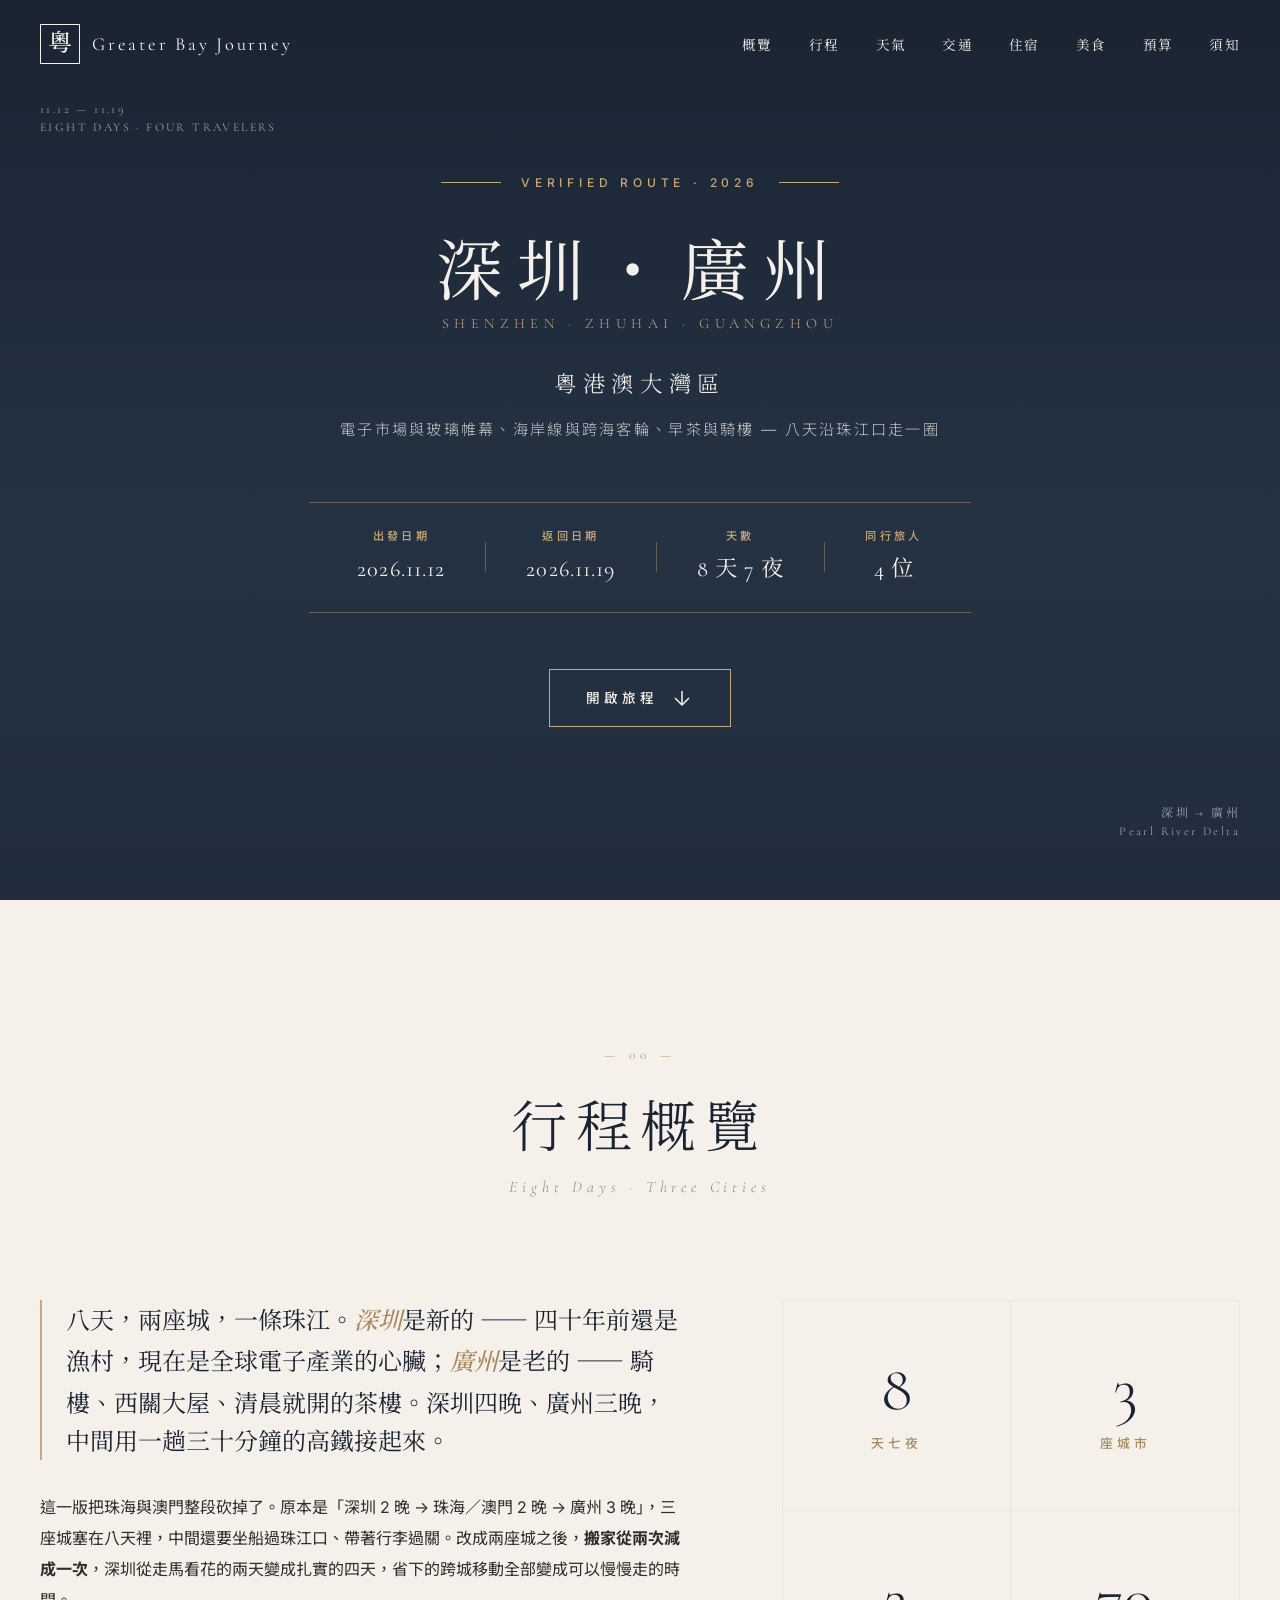
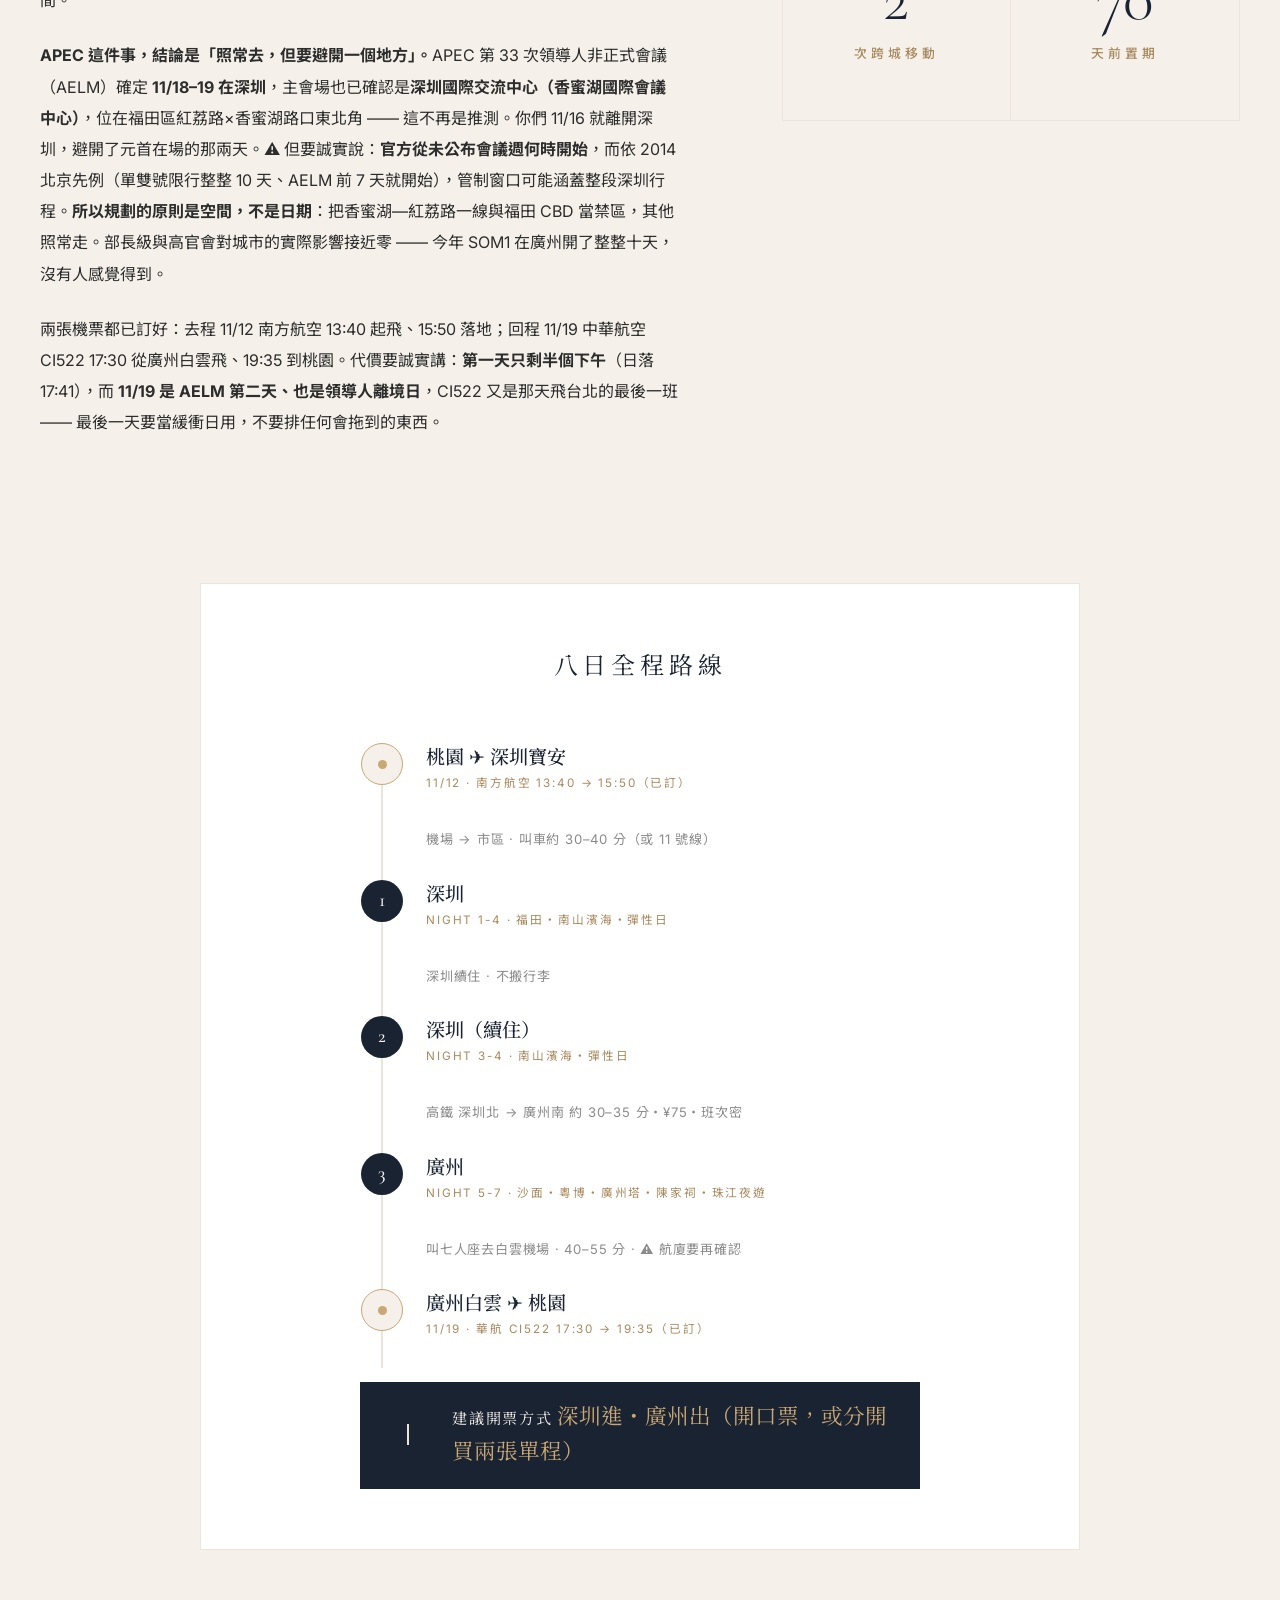
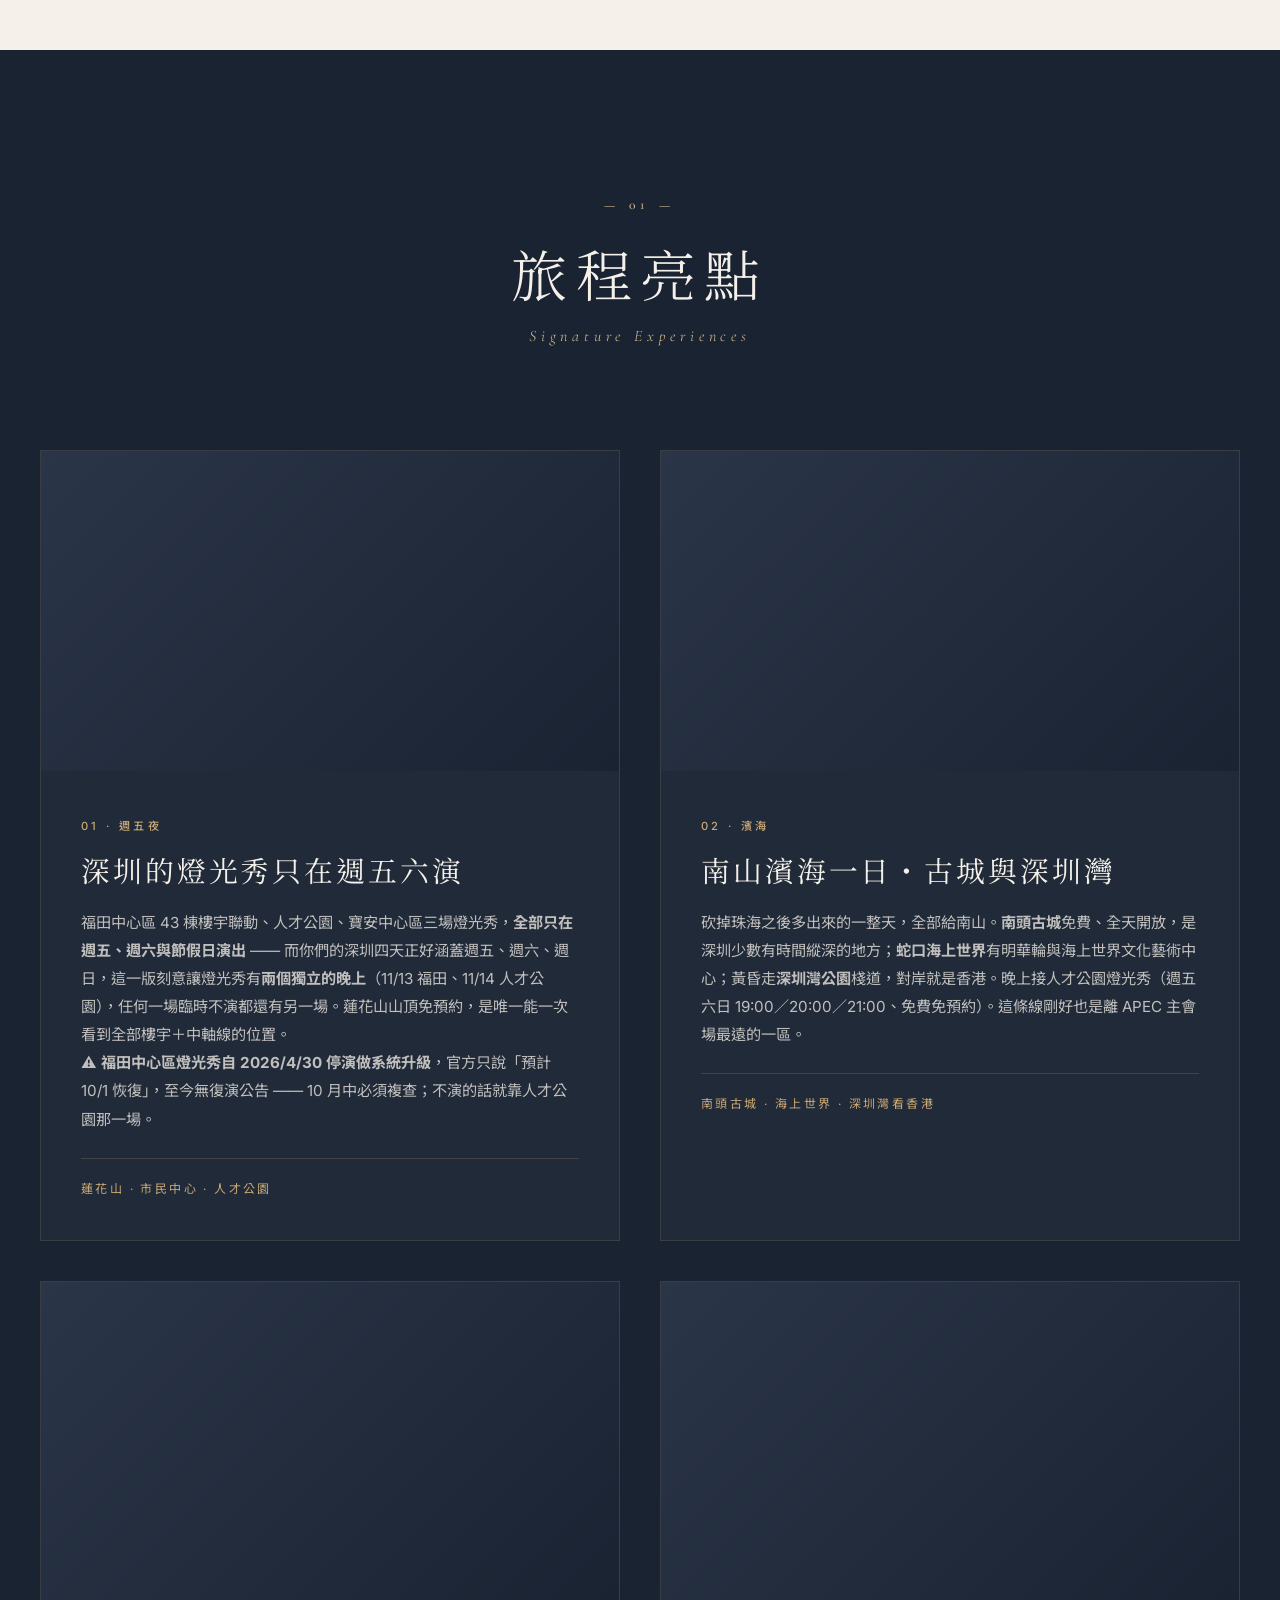
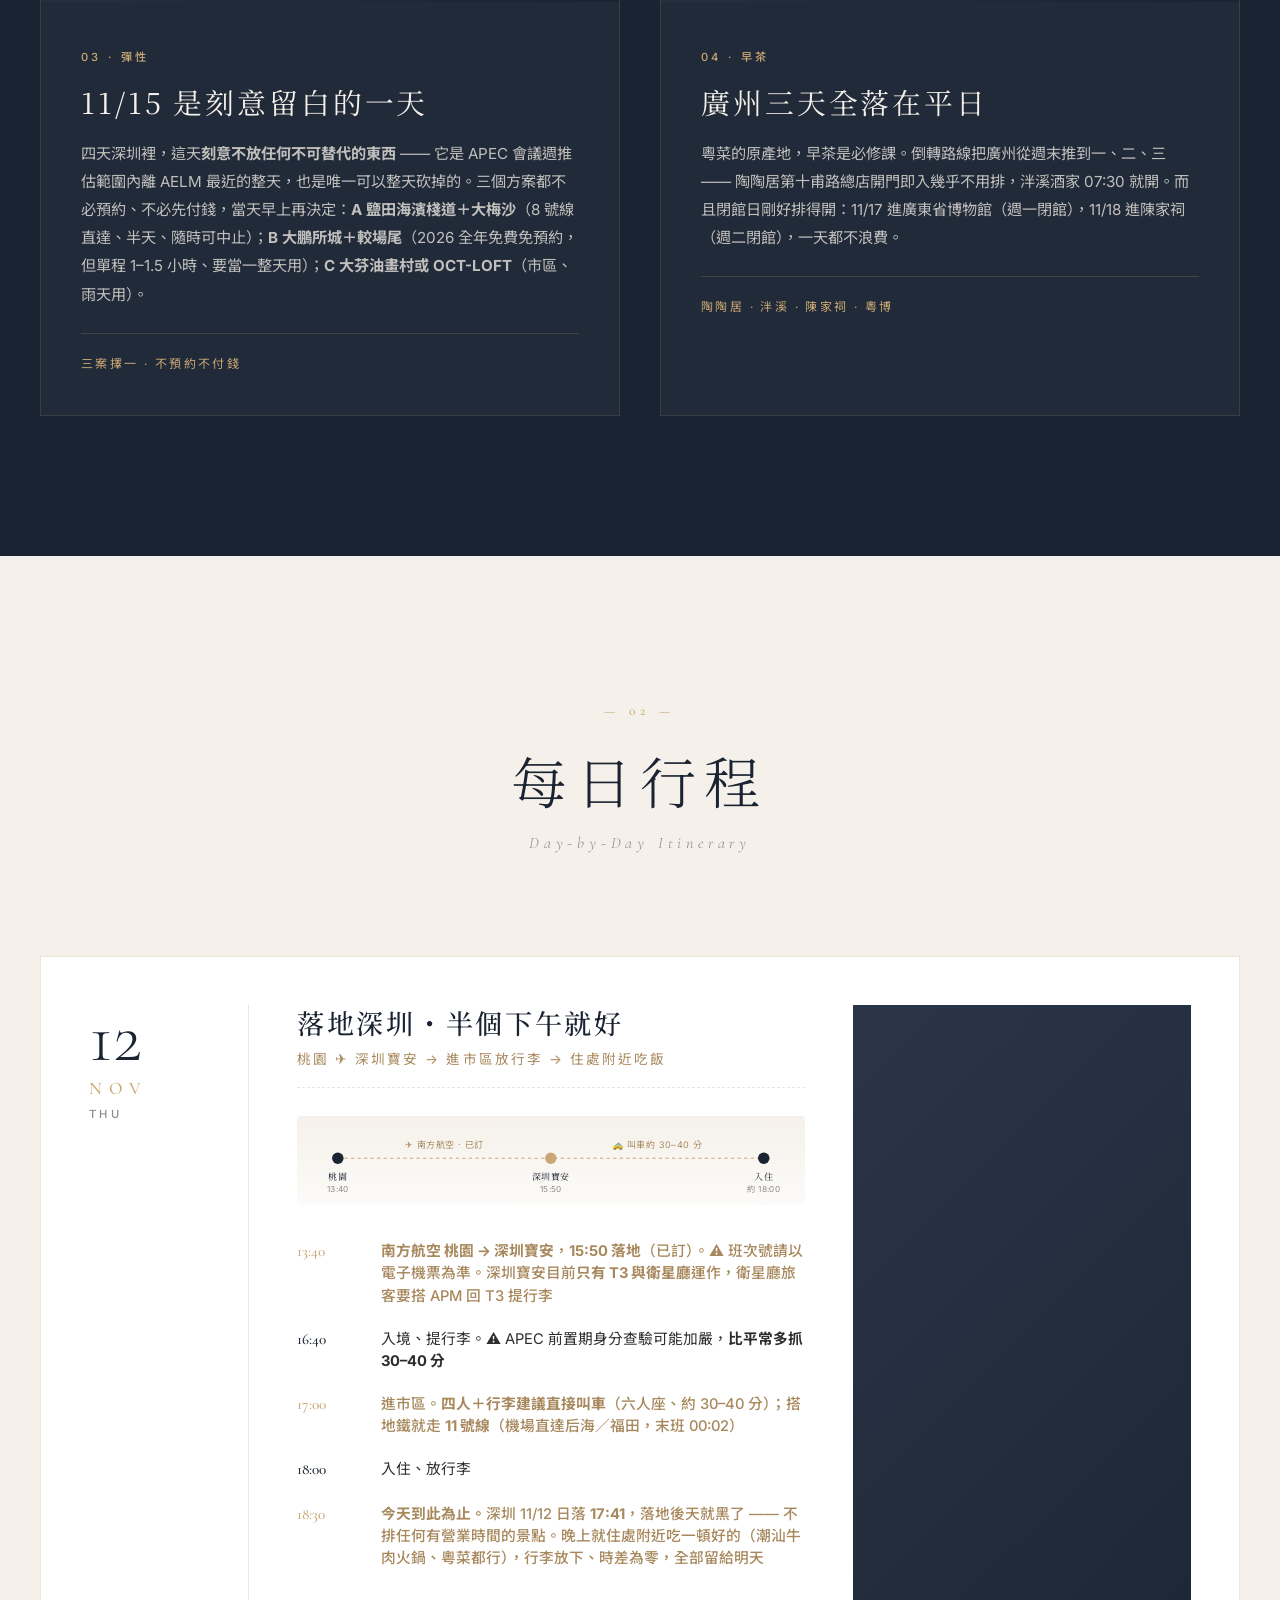
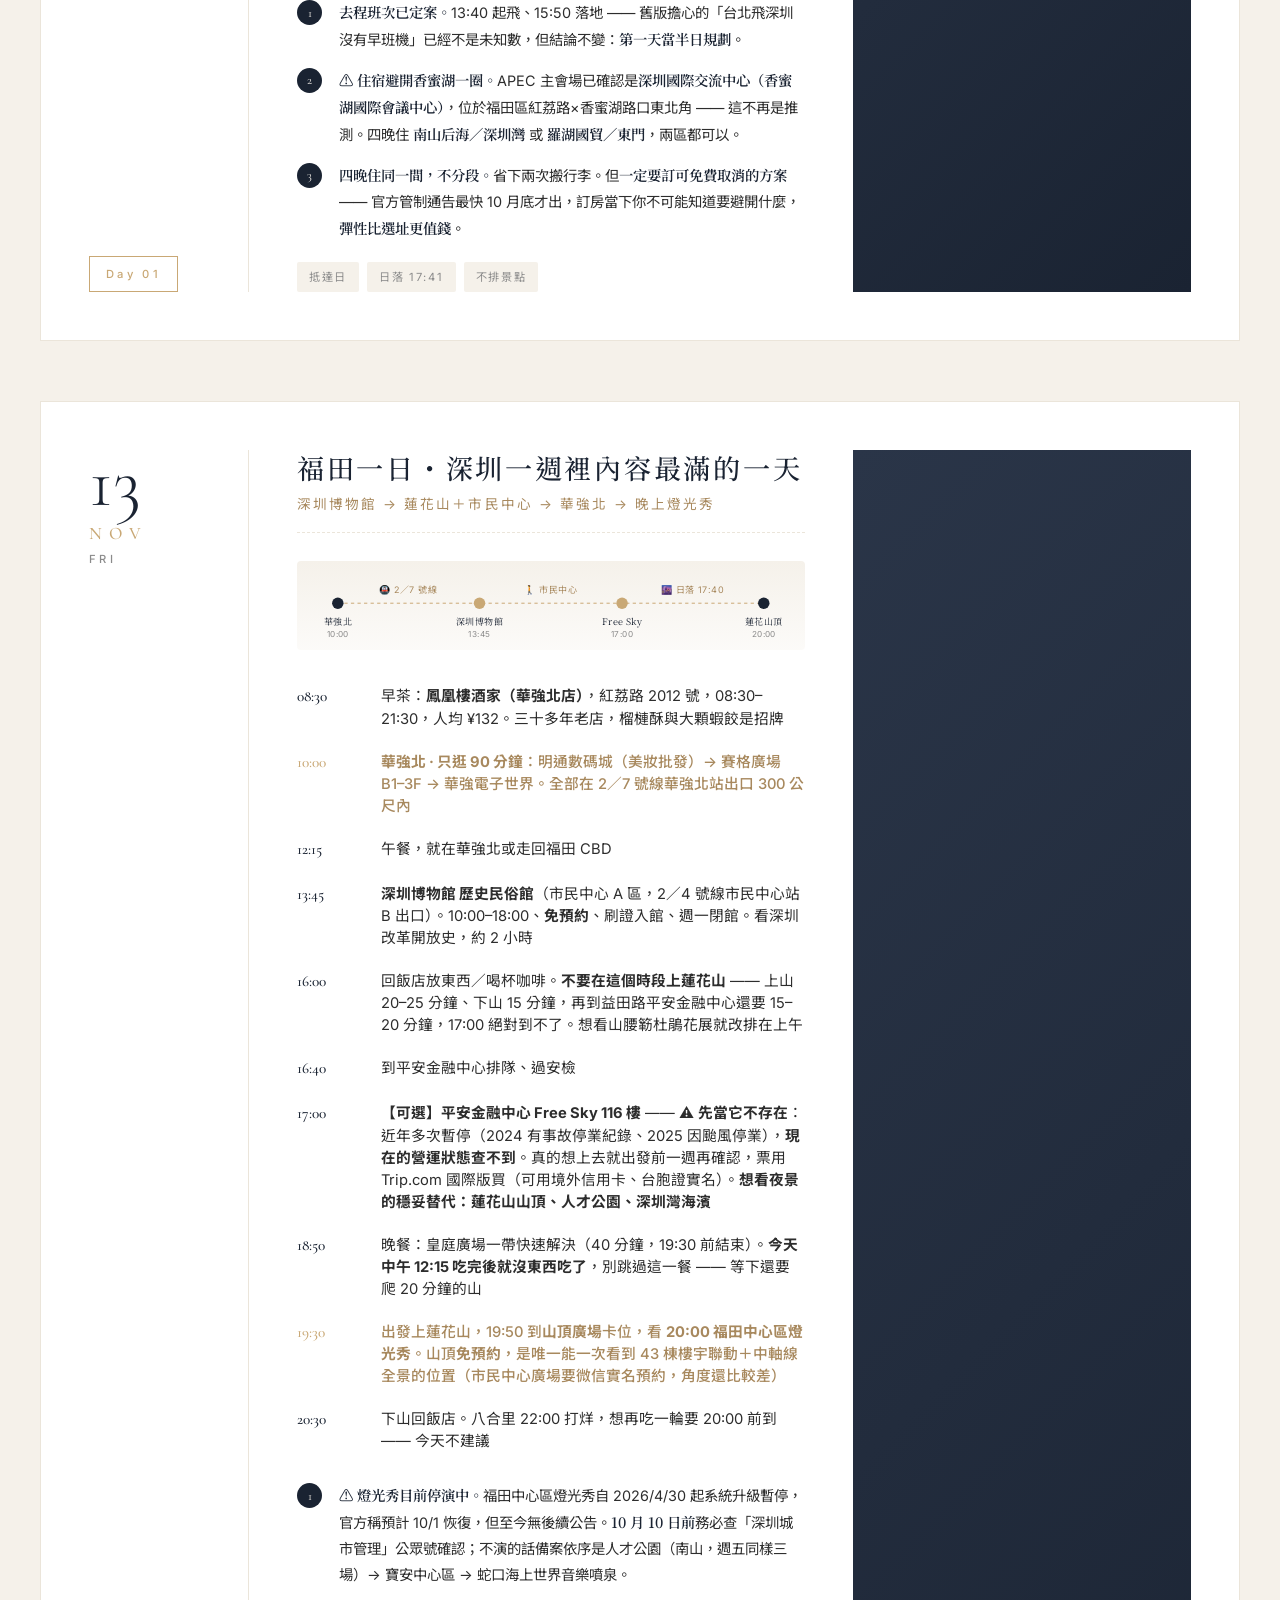
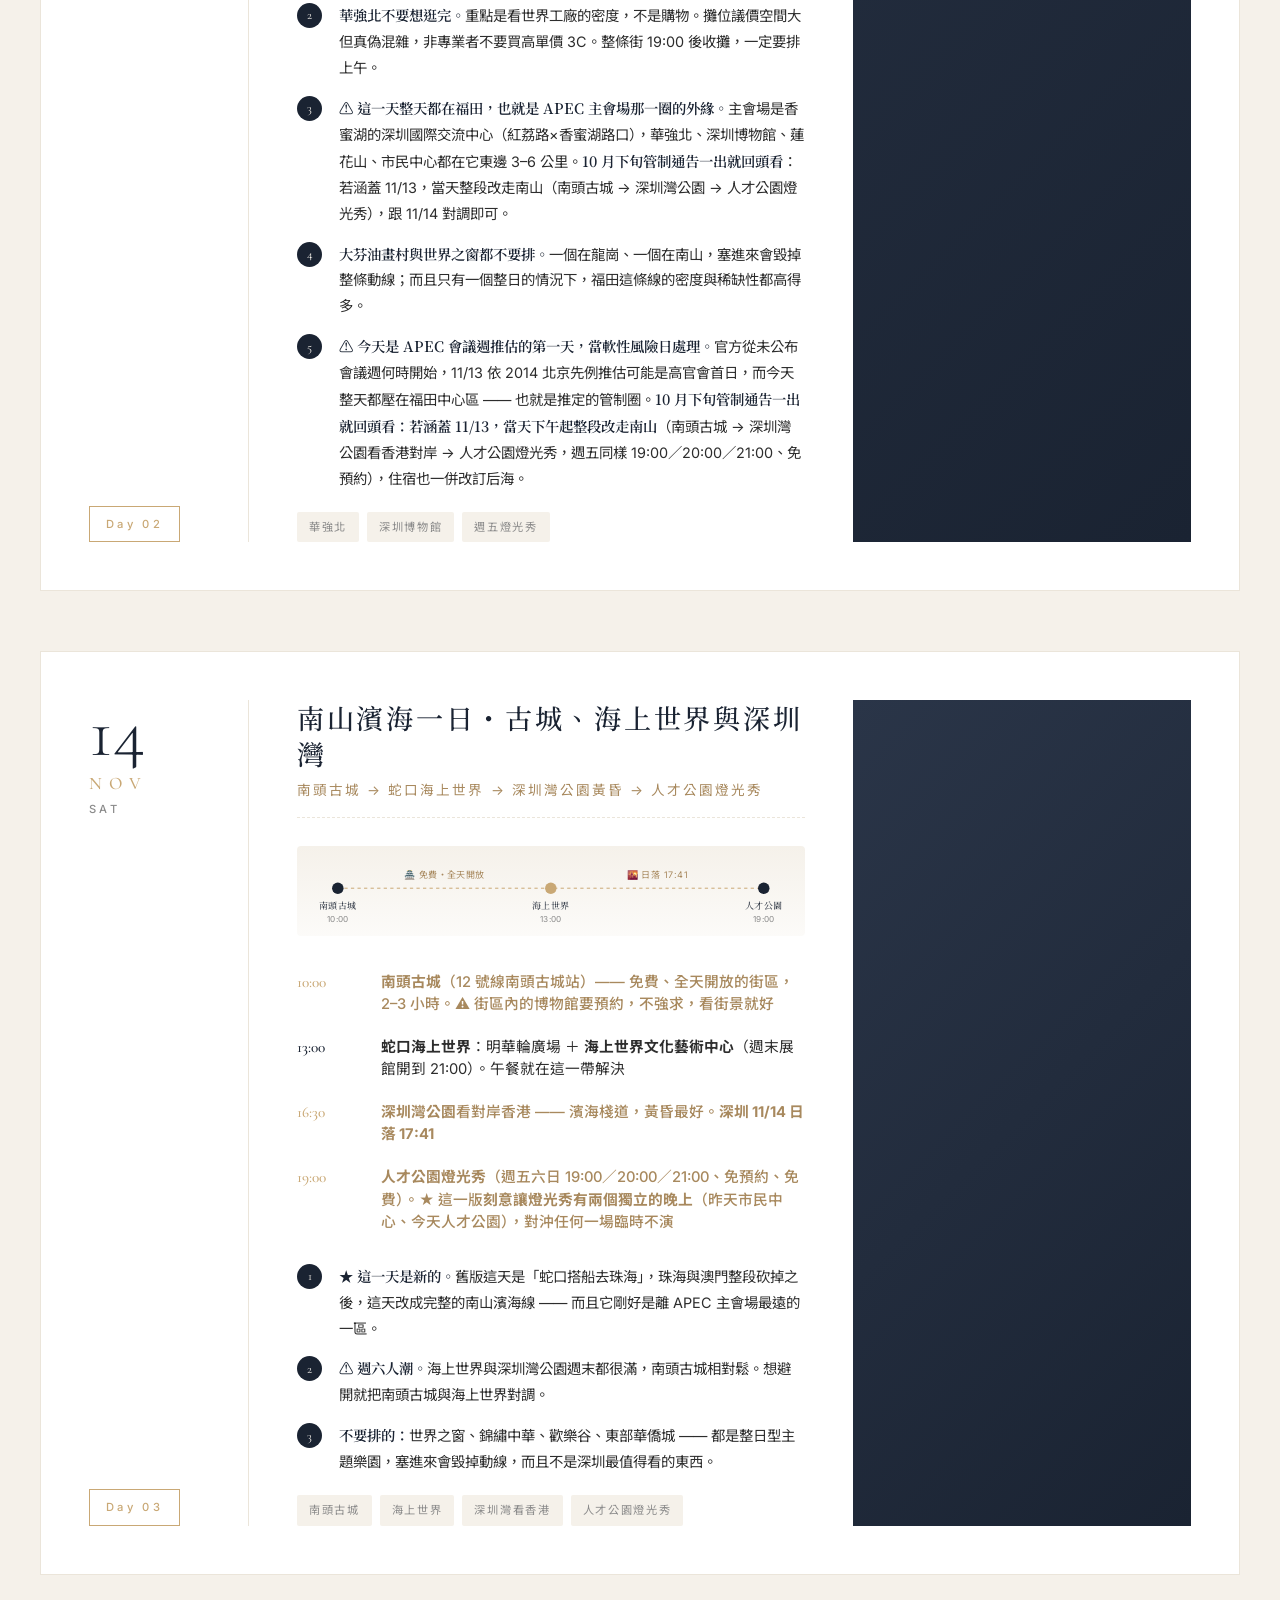
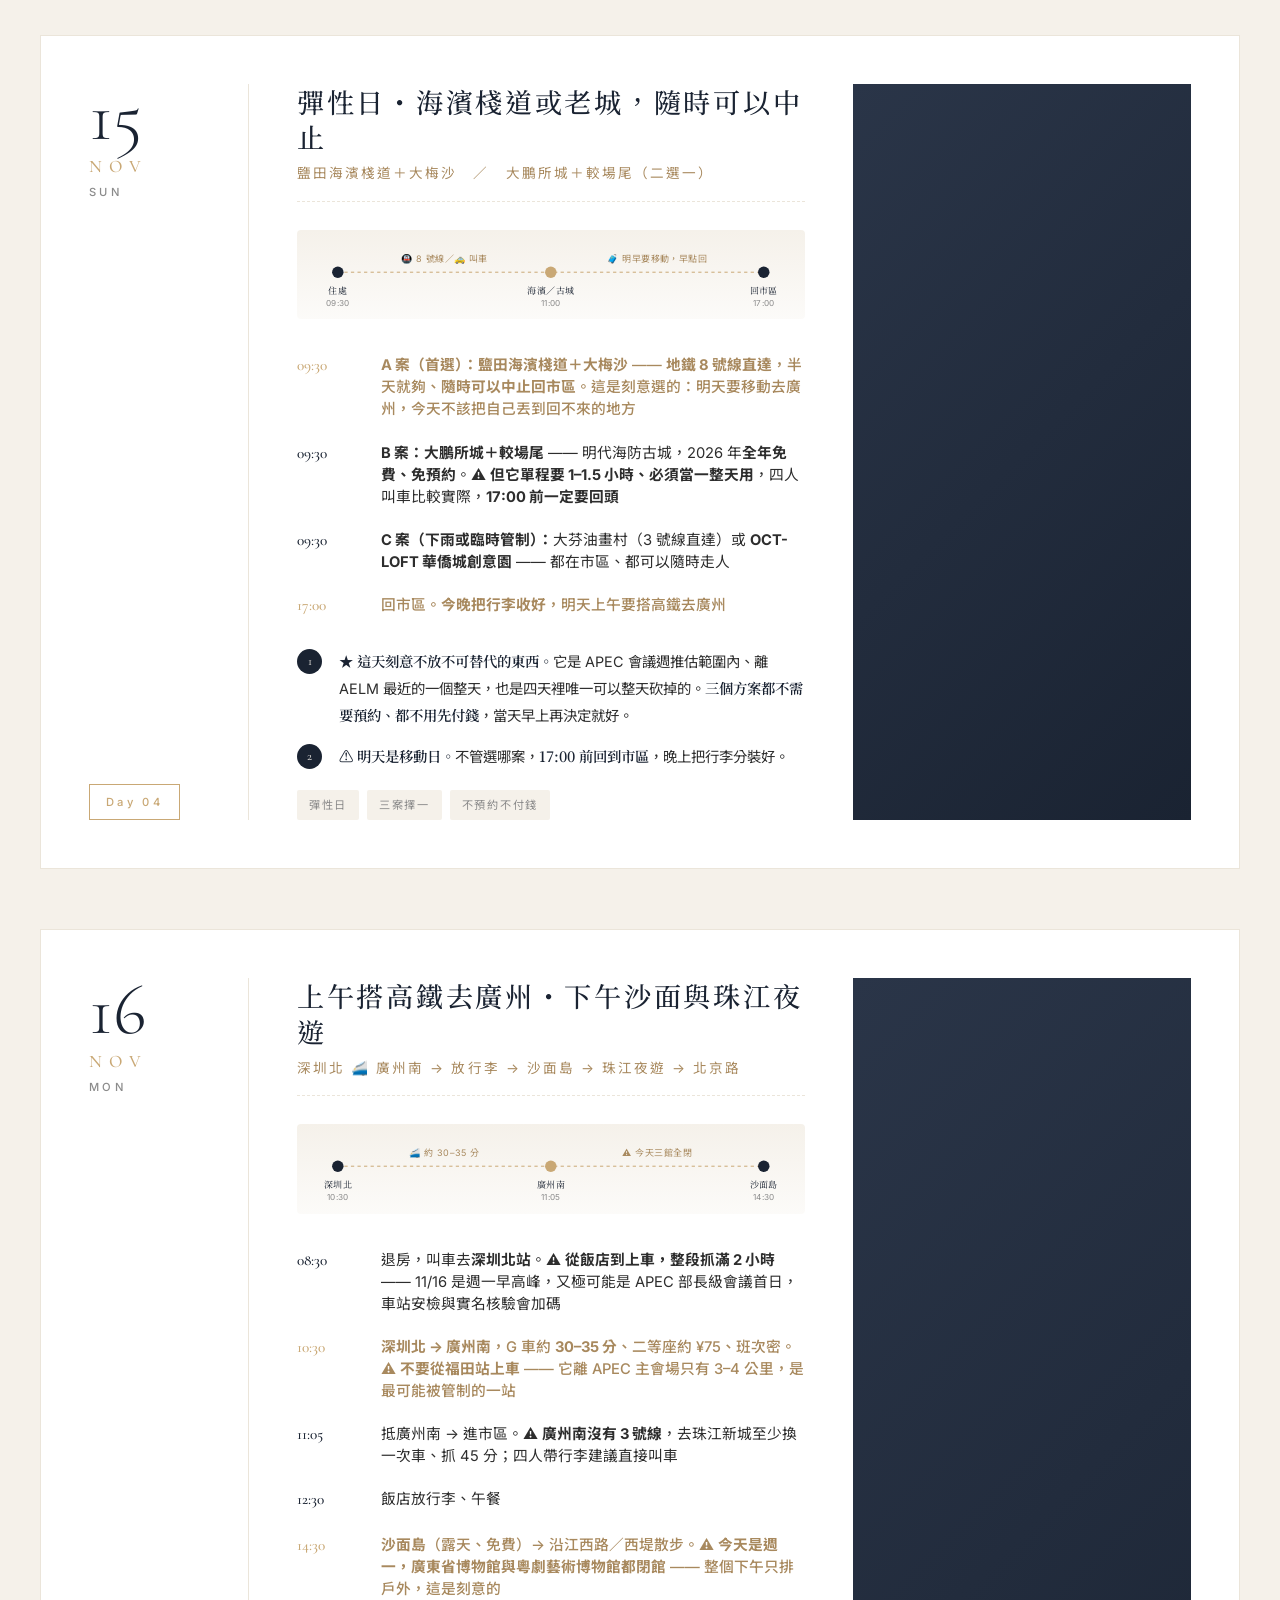
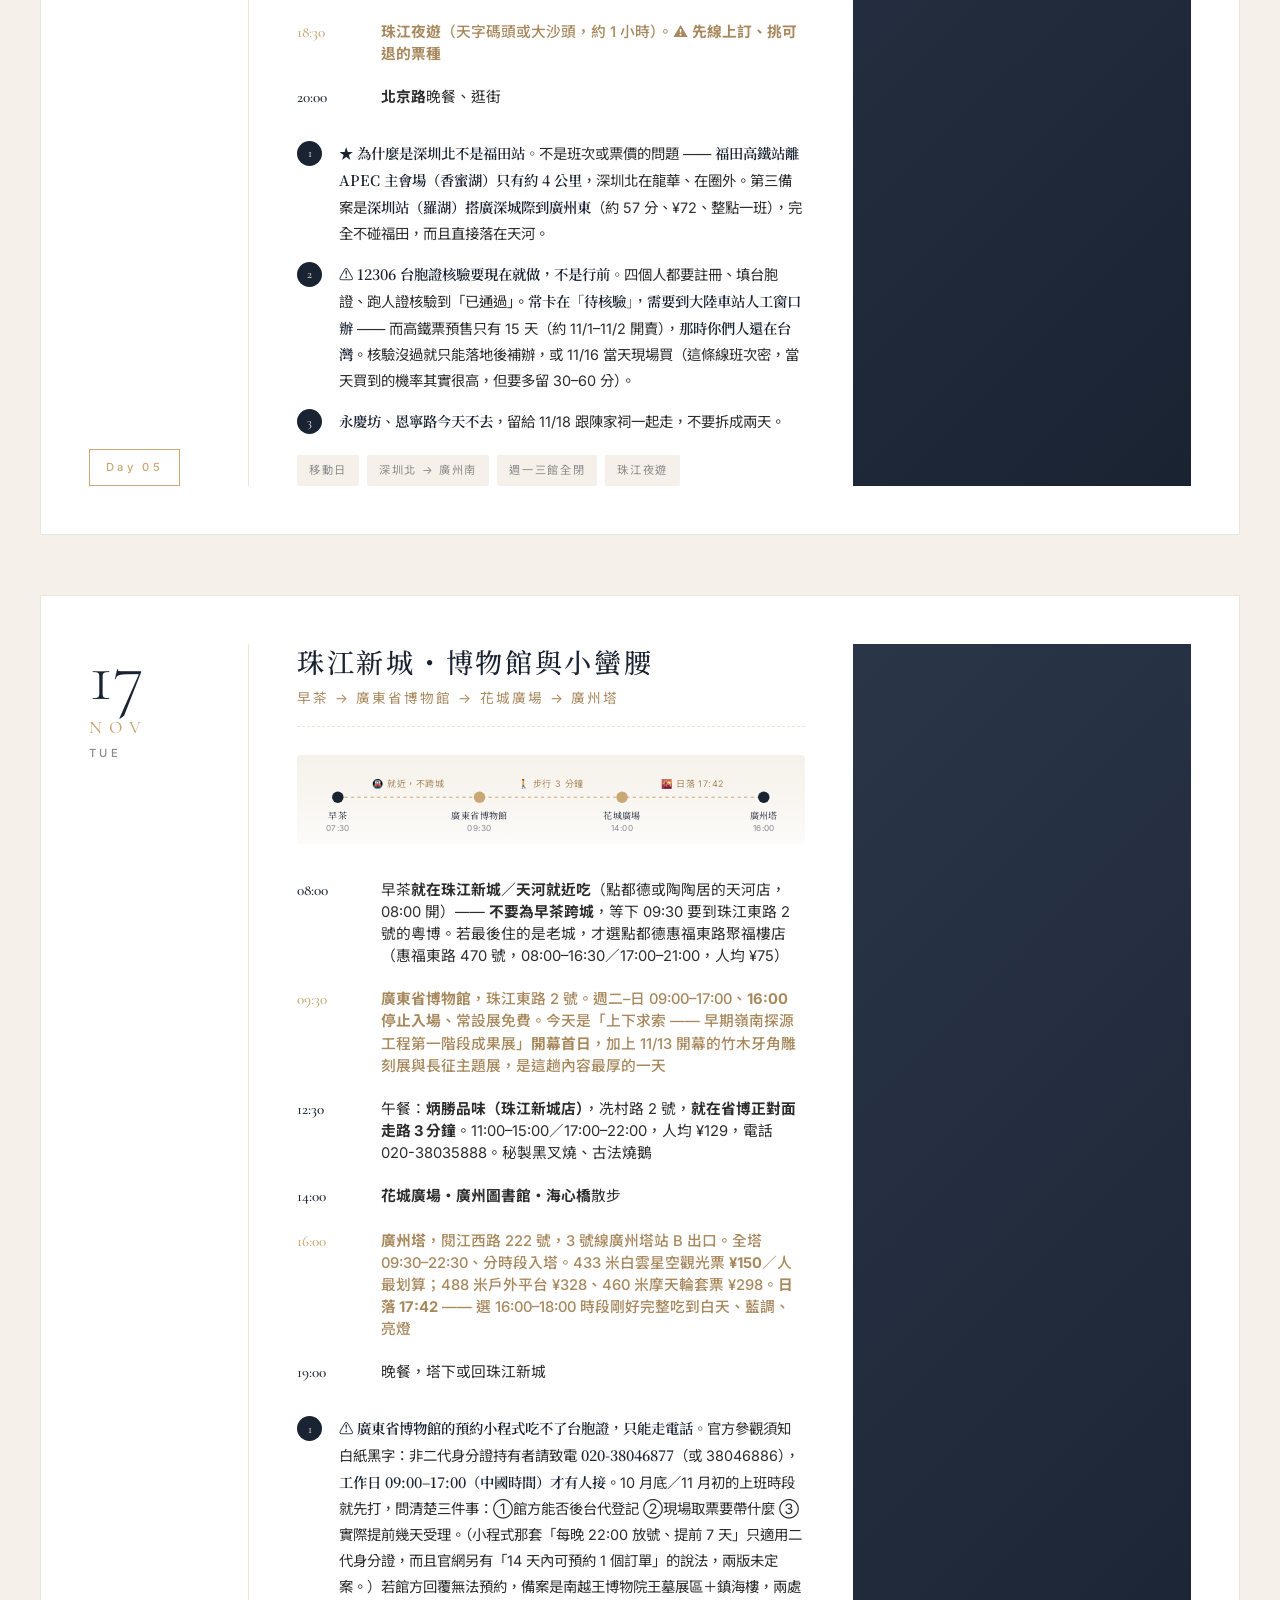
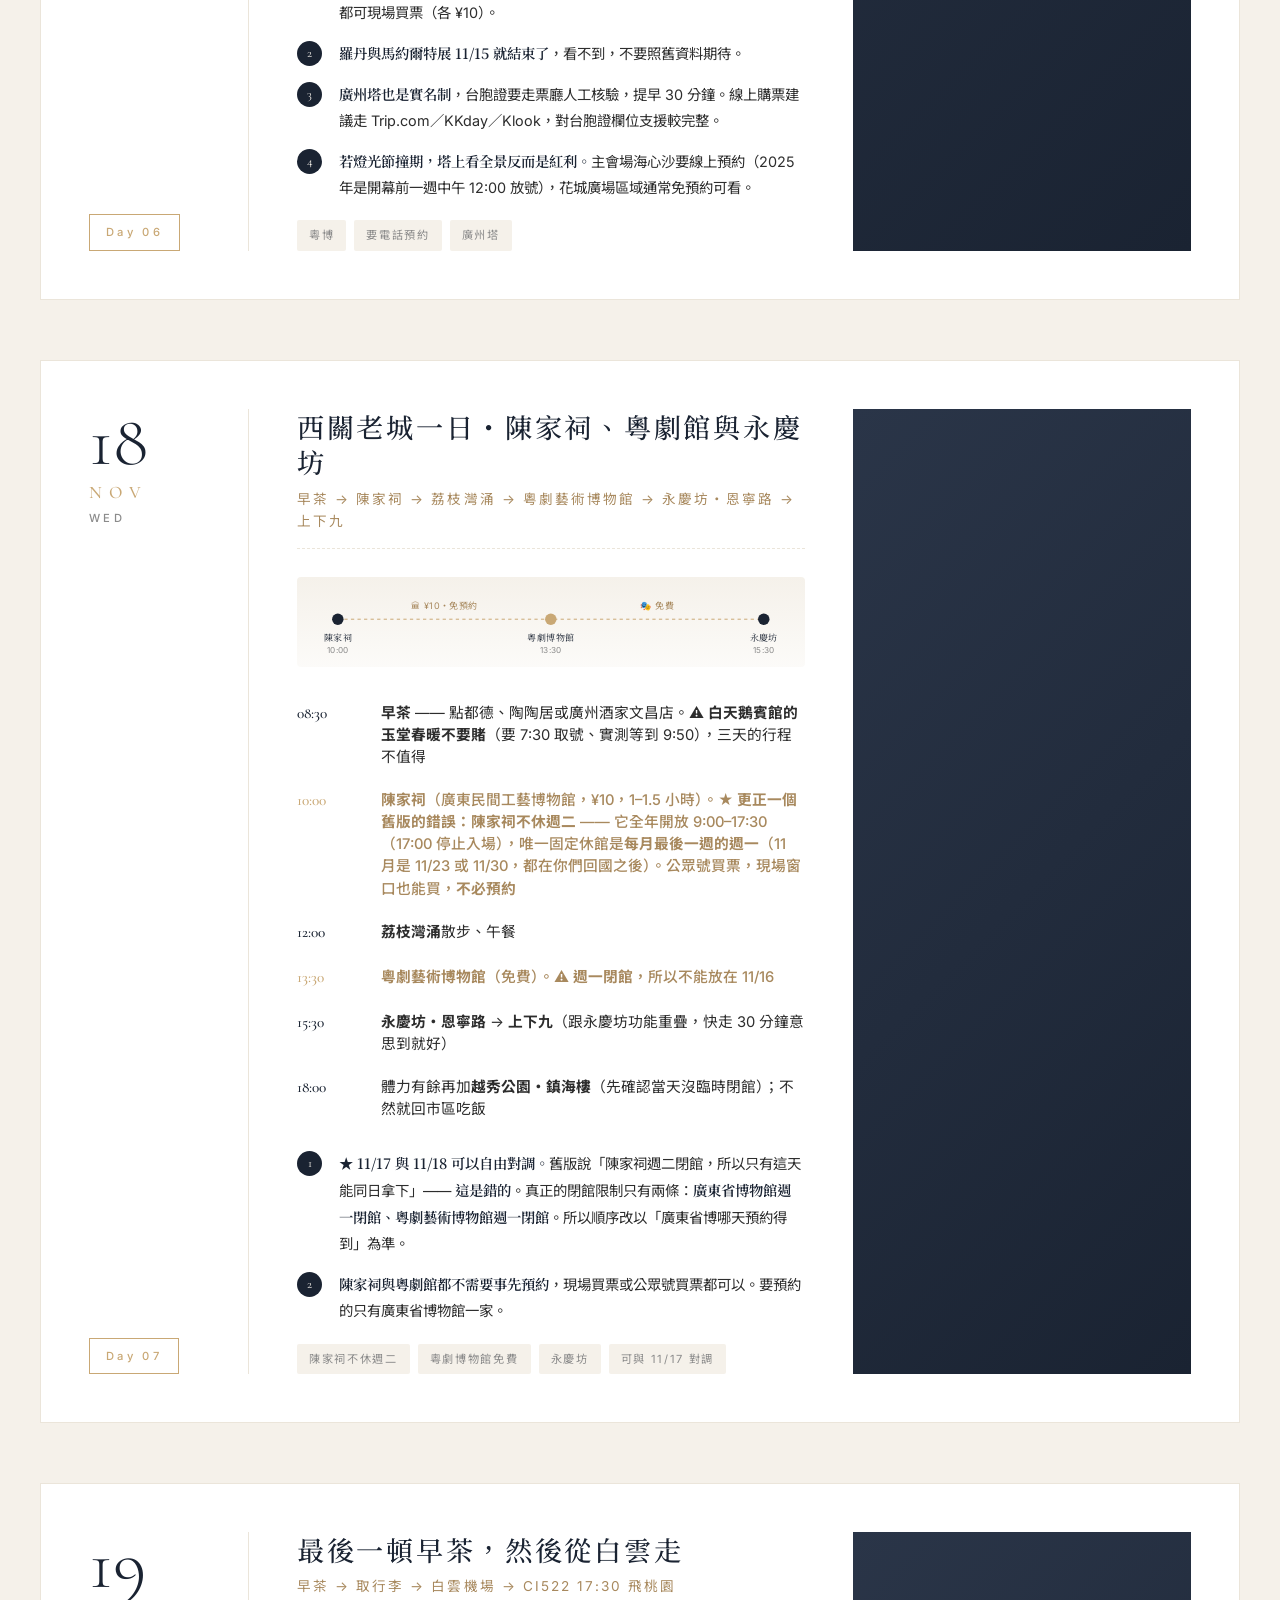
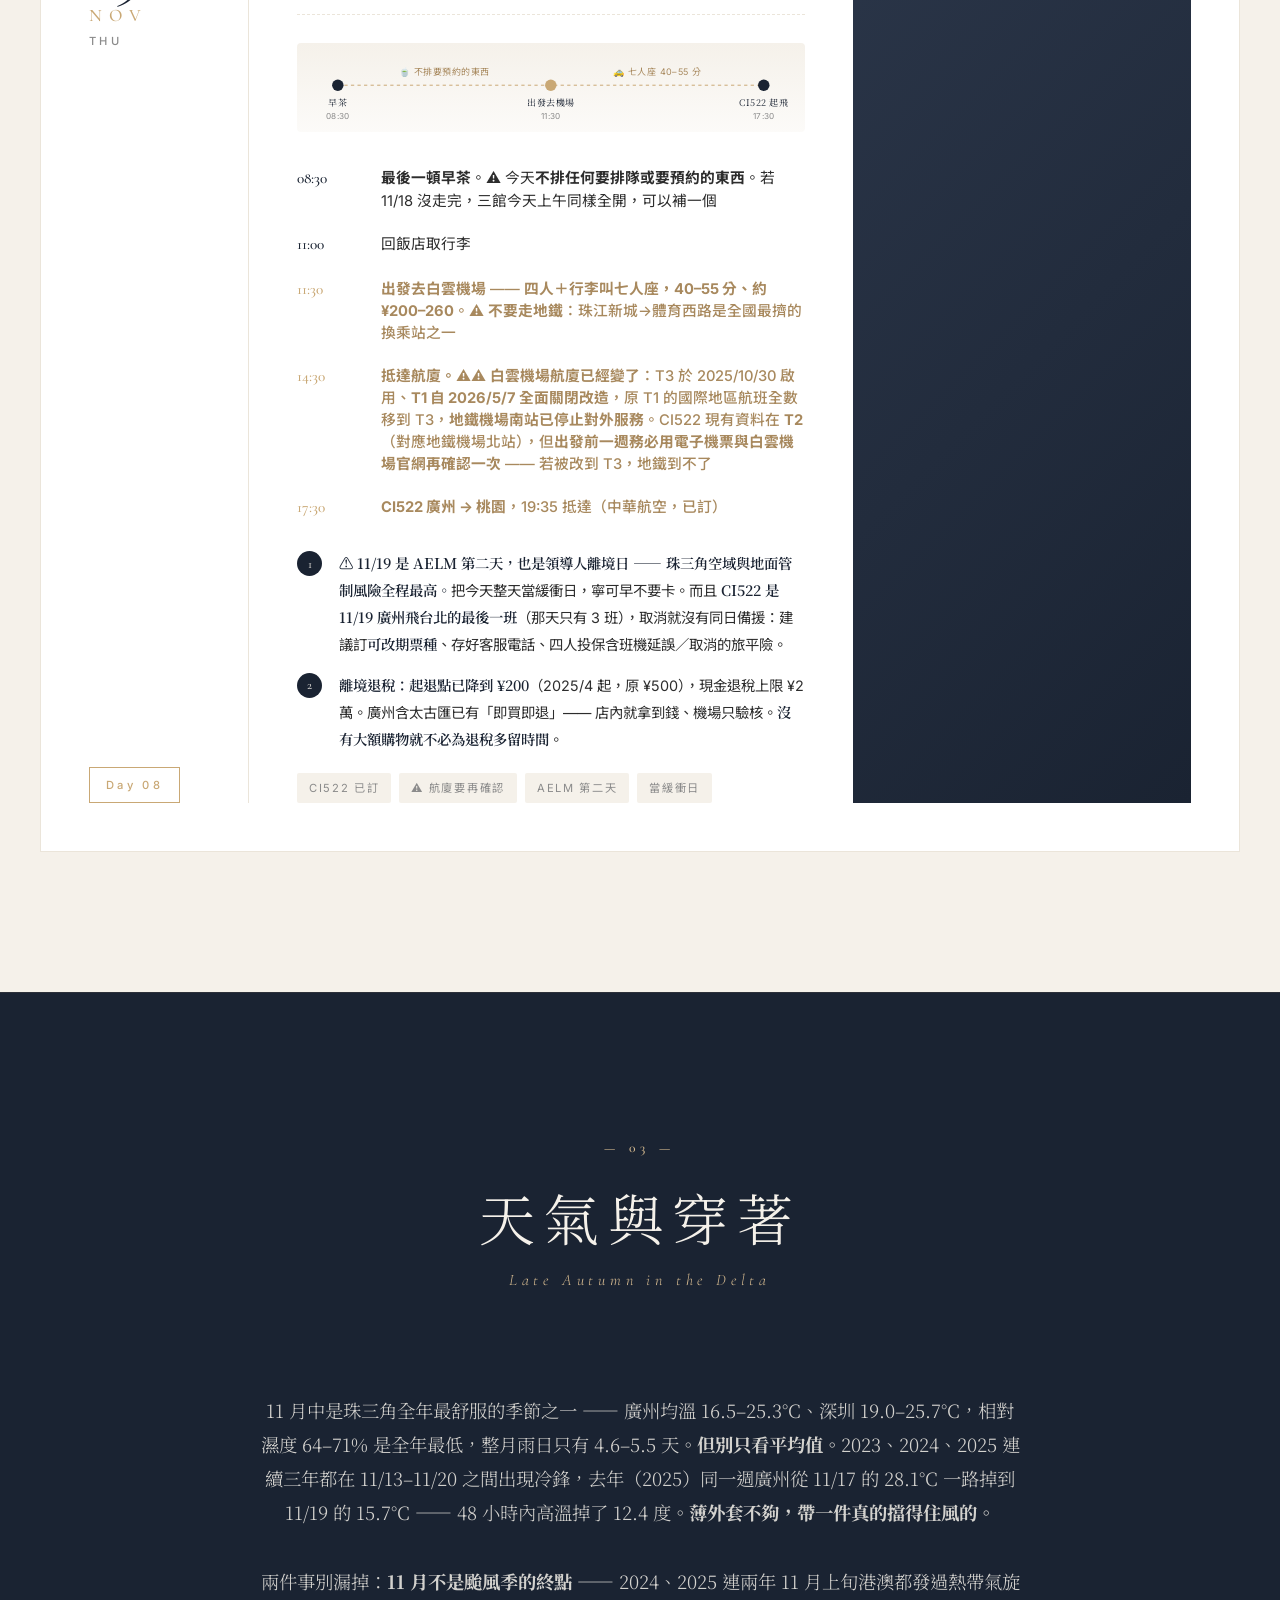
<file: guangdong-2026/index.html>
<!DOCTYPE html>
<html lang="zh-Hant">
<head>
<meta charset="UTF-8">
<meta name="viewport" content="width=device-width, initial-scale=1.0">
<title>深圳 廣州｜八日雙城之旅</title>
<meta name="description" content="2026/11/12–11/19 深圳四晚＋廣州三晚，四人行程 — 深圳 11/12–11/16、11/16 上午高鐵去廣州；含 APEC 影響評估、住宿分區、逐日骨架與行前待辦">
<link rel="preconnect" href="https://fonts.googleapis.com">
<link rel="preconnect" href="https://fonts.gstatic.com" crossorigin>
<link href="https://fonts.googleapis.com/css2?family=Cormorant+Garamond:wght@300;400;500;600;700&family=Noto+Serif+TC:wght@300;400;500;600;700&family=Noto+Sans+TC:wght@300;400;500;700&family=Inter:wght@300;400;500;600&display=swap" rel="stylesheet">
<link rel="stylesheet" href="css/style.css">
</head>
<body>

<div class="loader" id="loader">
  <div class="loader-inner">
    <div class="loader-text">GREATER BAY AREA</div>
    <div class="loader-bar"><span></span></div>
  </div>
</div>

<div class="scroll-progress" id="scrollProgress"></div>

<nav class="nav" id="nav">
  <div class="nav-inner">
    <a href="#top" class="nav-logo">
      <span class="logo-mark">粵</span>
      <span class="logo-text">Greater Bay Journey</span>
    </a>
    <ul class="nav-menu">
      <li><a href="#overview">概覽</a></li>
      <li><a href="#itinerary">行程</a></li>
      <li><a href="#weather">天氣</a></li>
      <li><a href="#transport">交通</a></li>
      <li><a href="#hotels">住宿</a></li>
      <li><a href="#food">美食</a></li>
      <li><a href="#budget">預算</a></li>
      <li><a href="#notes">須知</a></li>
    </ul>
    <button class="nav-toggle" id="navToggle" aria-label="menu">
      <span></span><span></span><span></span>
    </button>
  </div>
</nav>

<header class="hero" id="top">
  <div class="hero-bg">
    <div class="hero-overlay"></div>
  </div>
  <div class="hero-content">
    <div class="hero-eyebrow">
      <span class="line"></span>
      <span class="eyebrow-text">VERIFIED ROUTE · 2026</span>
      <span class="line"></span>
    </div>
    <h1 class="hero-title">
      <span class="title-jp">深圳・廣州</span>
      <span class="title-en">SHENZHEN · ZHUHAI · GUANGZHOU</span>
    </h1>
    <p class="hero-subtitle">粵港澳大灣區</p>
    <p class="hero-tagline">電子市場與玻璃帷幕、海岸線與跨海客輪、早茶與騎樓 — 八天沿珠江口走一圈</p>
    <div class="hero-meta">
      <div class="meta-block">
        <span class="meta-label">出發日期</span>
        <span class="meta-value">2026.11.12</span>
      </div>
      <div class="meta-divider"></div>
      <div class="meta-block">
        <span class="meta-label">返回日期</span>
        <span class="meta-value">2026.11.19</span>
      </div>
      <div class="meta-divider"></div>
      <div class="meta-block">
        <span class="meta-label">天數</span>
        <span class="meta-value">8 天 7 夜</span>
      </div>
      <div class="meta-divider"></div>
      <div class="meta-block">
        <span class="meta-label">同行旅人</span>
        <span class="meta-value">4 位</span>
      </div>
    </div>
    <a href="#overview" class="hero-cta">
      <span>開啟旅程</span>
      <svg width="24" height="24" viewBox="0 0 24 24" fill="none"><path d="M12 5v14M5 12l7 7 7-7" stroke="currentColor" stroke-width="1.5"/></svg>
    </a>
  </div>
  <div class="hero-corner-tl">11.12 — 11.19<br>EIGHT DAYS · FOUR TRAVELERS</div>
  <div class="hero-corner-br">深圳 → 廣州<br>Pearl River Delta</div>
</header>

<!-- ============== OVERVIEW ============== -->
<section class="section section-overview" id="overview">
  <div class="container">
    <div class="section-header">
      <span class="section-number">00</span>
      <h2 class="section-title">行程概覽</h2>
      <p class="section-subtitle">Eight Days · Three Cities</p>
    </div>

    <div class="overview-grid">
      <div class="overview-text">
        <p class="lead">八天，兩座城，一條珠江。<em>深圳</em>是新的 —— 四十年前還是漁村，現在是全球電子產業的心臟；<em>廣州</em>是老的 —— 騎樓、西關大屋、清晨就開的茶樓。深圳四晚、廣州三晚，中間用一趟三十分鐘的高鐵接起來。</p>
        <p>這一版把珠海與澳門整段砍掉了。原本是「深圳 2 晚 → 珠海／澳門 2 晚 → 廣州 3 晚」，三座城塞在八天裡，中間還要坐船過珠江口、帶著行李過關。改成兩座城之後，<strong>搬家從兩次減成一次</strong>，深圳從走馬看花的兩天變成扎實的四天，省下的跨城移動全部變成可以慢慢走的時間。</p>
        <p><strong>APEC 這件事，結論是「照常去，但要避開一個地方」。</strong>APEC 第 33 次領導人非正式會議（AELM）確定 <strong>11/18–19 在深圳</strong>，主會場也已確認是<strong>深圳國際交流中心（香蜜湖國際會議中心）</strong>，位在福田區紅荔路×香蜜湖路口東北角 —— 這不再是推測。你們 11/16 就離開深圳，避開了元首在場的那兩天。⚠ 但要誠實說：<strong>官方從未公布會議週何時開始</strong>，而依 2014 北京先例（單雙號限行整整 10 天、AELM 前 7 天就開始），管制窗口可能涵蓋整段深圳行程。<strong>所以規劃的原則是空間，不是日期</strong>：把香蜜湖—紅荔路一線與福田 CBD 當禁區，其他照常走。部長級與高官會對城市的實際影響接近零 —— 今年 SOM1 在廣州開了整整十天，沒有人感覺得到。</p>
        <p>兩張機票都已訂好：去程 11/12 南方航空 13:40 起飛、15:50 落地；回程 11/19 中華航空 CI522 17:30 從廣州白雲飛、19:35 到桃園。代價要誠實講：<strong>第一天只剩半個下午</strong>（日落 17:41），而 <strong>11/19 是 AELM 第二天、也是領導人離境日</strong>，CI522 又是那天飛台北的最後一班 —— 最後一天要當緩衝日用，不要排任何會拖到的東西。</p>
      </div>
      <div class="overview-stats">
        <div class="stat" data-value="8">
          <span class="stat-num" data-count="8">0</span>
          <span class="stat-label">天七夜</span>
        </div>
        <div class="stat" data-value="3">
          <span class="stat-num" data-count="3">0</span>
          <span class="stat-label">座城市</span>
        </div>
        <div class="stat" data-value="2">
          <span class="stat-num" data-count="2">0</span>
          <span class="stat-label">次跨城移動</span>
        </div>
        <div class="stat" data-value="70">
          <span class="stat-num" data-count="70">0</span>
          <span class="stat-label">天前置期</span>
        </div>
      </div>
    </div>

    <div class="route-map">
      <h3 class="route-title">八日全程路線</h3>
      <div class="route-timeline">
        <div class="rt-item rt-air">
          <div class="rt-rail"><span class="rt-marker rt-air-mk"></span></div>
          <div class="rt-body">
            <span class="rt-name">桃園 ✈ 深圳寶安</span>
            <span class="rt-meta">11/12 · 南方航空 13:40 → 15:50（已訂）</span>
          </div>
        </div>
        <div class="rt-item rt-leg">
          <div class="rt-rail"></div>
          <div class="rt-body"><span class="rt-leg-text">機場 → 市區 · 叫車約 30–40 分（或 11 號線）</span></div>
        </div>
        <div class="rt-item">
          <div class="rt-rail"><span class="rt-marker">1</span></div>
          <div class="rt-body">
            <span class="rt-name">深圳</span>
            <span class="rt-meta">NIGHT 1-4 · 福田・南山濱海・彈性日</span>
          </div>
        </div>
        <div class="rt-item rt-leg">
          <div class="rt-rail"></div>
          <div class="rt-body"><span class="rt-leg-text">深圳續住 · 不搬行李</span></div>
        </div>
        <div class="rt-item">
          <div class="rt-rail"><span class="rt-marker">2</span></div>
          <div class="rt-body">
            <span class="rt-name">深圳（續住）</span>
            <span class="rt-meta">NIGHT 3-4 · 南山濱海・彈性日</span>
          </div>
        </div>
        <div class="rt-item rt-leg">
          <div class="rt-rail"></div>
          <div class="rt-body"><span class="rt-leg-text">高鐵 深圳北 → 廣州南 約 30–35 分・¥75・班次密</span></div>
        </div>
        <div class="rt-item">
          <div class="rt-rail"><span class="rt-marker">3</span></div>
          <div class="rt-body">
            <span class="rt-name">廣州</span>
            <span class="rt-meta">NIGHT 5-7 · 沙面・粵博・廣州塔・陳家祠・珠江夜遊</span>
          </div>
        </div>
        <div class="rt-item rt-leg">
          <div class="rt-rail"></div>
          <div class="rt-body"><span class="rt-leg-text">叫七人座去白雲機場 · 40–55 分 · ⚠ 航廈要再確認</span></div>
        </div>
        <div class="rt-item rt-air">
          <div class="rt-rail"><span class="rt-marker rt-air-mk"></span></div>
          <div class="rt-body">
            <span class="rt-name">廣州白雲 ✈ 桃園</span>
            <span class="rt-meta">11/19 · 華航 CI522 17:30 → 19:35（已訂）</span>
          </div>
        </div>
        <div class="rt-item rt-total">
          <div class="rt-rail"></div>
          <div class="rt-body">
            <span class="rt-total-label">建議開票方式</span>
            <span class="rt-total-val">深圳進・廣州出（開口票，或分開買兩張單程）</span>
          </div>
        </div>
      </div>
    </div>
  </div>
</section>

<!-- ============== HIGHLIGHTS ============== -->
<section class="section section-highlights" id="highlights">
  <div class="container">
    <div class="section-header light">
      <span class="section-number">01</span>
      <h2 class="section-title">旅程亮點</h2>
      <p class="section-subtitle">Signature Experiences</p>
    </div>

    <div class="highlights-grid">
      <div class="highlight-card">
        <div class="highlight-img no-img"></div>
        <div class="highlight-body">
          <span class="highlight-tag">01 · 週五夜</span>
          <h3>深圳的燈光秀只在週五六演</h3>
          <p>福田中心區 43 棟樓宇聯動、人才公園、寶安中心區三場燈光秀，<strong>全部只在週五、週六與節假日演出</strong> —— 而你們的深圳四天正好涵蓋週五、週六、週日，這一版刻意讓燈光秀有<strong>兩個獨立的晚上</strong>（11/13 福田、11/14 人才公園），任何一場臨時不演都還有另一場。蓮花山山頂免預約，是唯一能一次看到全部樓宇＋中軸線的位置。<br><strong>⚠ 福田中心區燈光秀自 2026/4/30 停演做系統升級</strong>，官方只說「預計 10/1 恢復」，至今無復演公告 —— 10 月中必須複查；不演的話就靠人才公園那一場。</p>
          <span class="highlight-meta">蓮花山 · 市民中心 · 人才公園</span>
        </div>
      </div>

      <div class="highlight-card">
        <div class="highlight-img no-img"></div>
        <div class="highlight-body">
          <span class="highlight-tag">02 · 濱海</span>
          <h3>南山濱海一日・古城與深圳灣</h3>
          <p>砍掉珠海之後多出來的一整天，全部給南山。<strong>南頭古城</strong>免費、全天開放，是深圳少數有時間縱深的地方；<strong>蛇口海上世界</strong>有明華輪與海上世界文化藝術中心；黃昏走<strong>深圳灣公園</strong>棧道，對岸就是香港。晚上接人才公園燈光秀（週五六日 19:00／20:00／21:00、免費免預約）。這條線剛好也是離 APEC 主會場最遠的一區。</p>
          <span class="highlight-meta">南頭古城 · 海上世界 · 深圳灣看香港</span>
        </div>
      </div>

      <div class="highlight-card">
        <div class="highlight-img no-img"></div>
        <div class="highlight-body">
          <span class="highlight-tag">03 · 彈性</span>
          <h3>11/15 是刻意留白的一天</h3>
          <p>四天深圳裡，這天<strong>刻意不放任何不可替代的東西</strong> —— 它是 APEC 會議週推估範圍內離 AELM 最近的整天，也是唯一可以整天砍掉的。三個方案都不必預約、不必先付錢，當天早上再決定：<strong>A 鹽田海濱棧道＋大梅沙</strong>（8 號線直達、半天、隨時可中止）；<strong>B 大鵬所城＋較場尾</strong>（2026 全年免費免預約，但單程 1–1.5 小時、要當一整天用）；<strong>C 大芬油畫村或 OCT-LOFT</strong>（市區、雨天用）。</p>
          <span class="highlight-meta">三案擇一 · 不預約不付錢</span>
        </div>
      </div>

      <div class="highlight-card">
        <div class="highlight-img no-img"></div>
        <div class="highlight-body">
          <span class="highlight-tag">04 · 早茶</span>
          <h3>廣州三天全落在平日</h3>
          <p>粵菜的原產地，早茶是必修課。倒轉路線把廣州從週末推到一、二、三 —— 陶陶居第十甫路總店開門即入幾乎不用排，泮溪酒家 07:30 就開。而且閉館日剛好排得開：11/17 進廣東省博物館（週一閉館），11/18 進陳家祠（週二閉館），一天都不浪費。</p>
          <span class="highlight-meta">陶陶居 · 泮溪 · 陳家祠 · 粵博</span>
        </div>
      </div>
    </div>
  </div>
</section>

<!-- ============== ITINERARY ============== -->
<section class="section section-itinerary" id="itinerary">
  <div class="container">
    <div class="section-header">
      <span class="section-number">02</span>
      <h2 class="section-title">每日行程</h2>
      <p class="section-subtitle">Day-by-Day Itinerary</p>
    </div>
    <div class="itinerary-list">

      <!-- DAY 1 -->
      <article class="day-card" data-day="1">
        <div class="day-meta">
          <div class="day-date">
            <span class="date-day">12</span>
            <span class="date-month">NOV</span>
            <span class="date-weekday">THU</span>
          </div>
          <div class="day-tag">Day 01</div>
        </div>
        <div class="day-body">
                    <h3 class="day-title">落地深圳・半個下午就好</h3>
          <p class="day-route">桃園 ✈ 深圳寶安 → 進市區放行李 → 住處附近吃飯</p>
          <div class="day-route-svg">
            <svg viewBox="0 0 600 80" preserveAspectRatio="xMidYMid meet" aria-hidden="true">
              <line x1="40" y1="32" x2="560" y2="32" stroke="#c9a875" stroke-width="1.2" stroke-dasharray="4,4"/>
              <g><circle cx="40" cy="32" r="7" fill="#1a2332"/><text x="40" y="58" text-anchor="middle" font-size="11" fill="#1a2332" font-family="Noto Serif TC, serif">桃園</text><text x="40" y="73" text-anchor="middle" font-size="10" fill="#8b8b8b">13:40</text></g>
              <g><circle cx="300" cy="32" r="7" fill="#c9a875"/><text x="300" y="58" text-anchor="middle" font-size="11" fill="#1a2332" font-family="Noto Serif TC, serif">深圳寶安</text><text x="300" y="73" text-anchor="middle" font-size="10" fill="#8b8b8b">15:50</text></g>
              <g><circle cx="560" cy="32" r="7" fill="#1a2332"/><text x="560" y="58" text-anchor="middle" font-size="11" fill="#1a2332" font-family="Noto Serif TC, serif">入住</text><text x="560" y="73" text-anchor="middle" font-size="10" fill="#8b8b8b">約 18:00</text></g>
              <text x="170" y="20" text-anchor="middle" font-size="11" fill="#a8895e">✈ 南方航空 · 已訂</text>
              <text x="430" y="20" text-anchor="middle" font-size="11" fill="#a8895e">🚕 叫車約 30–40 分</text>
            </svg>
          </div>
          <div class="day-schedule">
            <div class="time-row highlight"><span class="time">13:40</span><span class="event"><strong>南方航空 桃園 → 深圳寶安</strong>，<strong>15:50 落地</strong>（已訂）。⚠ 班次號請以電子機票為準。深圳寶安目前<strong>只有 T3 與衛星廳</strong>運作，衛星廳旅客要搭 APM 回 T3 提行李</span></div>
            <div class="time-row"><span class="time">16:40</span><span class="event">入境、提行李。⚠ APEC 前置期身分查驗可能加嚴，<strong>比平常多抓 30–40 分</strong></span></div>
            <div class="time-row highlight"><span class="time">17:00</span><span class="event">進市區。<strong>四人＋行李建議直接叫車</strong>（六人座、約 30–40 分）；搭地鐵就走 <strong>11 號線</strong>（機場直達后海／福田，末班 00:02）</span></div>
            <div class="time-row"><span class="time">18:00</span><span class="event">入住、放行李</span></div>
            <div class="time-row highlight"><span class="time">18:30</span><span class="event"><strong>今天到此為止。</strong>深圳 11/12 日落 <strong>17:41</strong>，落地後天就黑了 —— 不排任何有營業時間的景點。晚上就住處附近吃一頓好的（潮汕牛肉火鍋、粵菜都行），行李放下、時差為零，全部留給明天</span></div>
          </div>
          <ol class="book-steps">
            <li><strong>去程班次已定案。</strong>13:40 起飛、15:50 落地 —— 舊版擔心的「台北飛深圳沒有早班機」已經不是未知數，但結論不變：<strong>第一天當半日規劃</strong>。</li>
            <li><strong>⚠ 住宿避開香蜜湖一圈。</strong>APEC 主會場已確認是<strong>深圳國際交流中心（香蜜湖國際會議中心）</strong>，位於福田區紅荔路×香蜜湖路口東北角 —— 這不再是推測。四晚住 <strong>南山后海／深圳灣</strong> 或 <strong>羅湖國貿／東門</strong>，兩區都可以。</li>
            <li><strong>四晚住同一間，不分段。</strong>省下兩次搬行李。但<strong>一定要訂可免費取消的方案</strong> —— 官方管制通告最快 10 月底才出，訂房當下你不可能知道要避開什麼，<strong>彈性比選址更值錢</strong>。</li>
          </ol>
          <div class="day-tags">
            <span class="tag">抵達日</span><span class="tag">日落 17:41</span><span class="tag">不排景點</span>
          </div>
        </div>
        <div class="day-image no-img"></div>
      </article>

      <!-- DAY 2 -->
      <article class="day-card reverse" data-day="2">
        <div class="day-meta">
          <div class="day-date">
            <span class="date-day">13</span>
            <span class="date-month">NOV</span>
            <span class="date-weekday">FRI</span>
          </div>
          <div class="day-tag">Day 02</div>
        </div>
        <div class="day-body">
          <h3 class="day-title">福田一日・深圳一週裡內容最滿的一天</h3>
          <p class="day-route">深圳博物館 → 蓮花山＋市民中心 → 華強北 → 晚上燈光秀</p>
          <div class="day-route-svg">
            <svg viewBox="0 0 600 80" preserveAspectRatio="xMidYMid meet" aria-hidden="true">
              <line x1="40" y1="32" x2="560" y2="32" stroke="#c9a875" stroke-width="1.2" stroke-dasharray="4,4"/>
              <g><circle cx="40" cy="32" r="7" fill="#1a2332"/><text x="40" y="58" text-anchor="middle" font-size="11" fill="#1a2332" font-family="Noto Serif TC, serif">華強北</text><text x="40" y="73" text-anchor="middle" font-size="10" fill="#8b8b8b">10:00</text></g>
              <g><circle cx="213" cy="32" r="7" fill="#c9a875"/><text x="213" y="58" text-anchor="middle" font-size="11" fill="#1a2332" font-family="Noto Serif TC, serif">深圳博物館</text><text x="213" y="73" text-anchor="middle" font-size="10" fill="#8b8b8b">13:45</text></g>
              <g><circle cx="387" cy="32" r="7" fill="#c9a875"/><text x="387" y="58" text-anchor="middle" font-size="11" fill="#1a2332" font-family="Noto Serif TC, serif">Free Sky</text><text x="387" y="73" text-anchor="middle" font-size="10" fill="#8b8b8b">17:00</text></g>
              <g><circle cx="560" cy="32" r="7" fill="#1a2332"/><text x="560" y="58" text-anchor="middle" font-size="11" fill="#1a2332" font-family="Noto Serif TC, serif">蓮花山頂</text><text x="560" y="73" text-anchor="middle" font-size="10" fill="#8b8b8b">20:00</text></g>
              <text x="126" y="20" text-anchor="middle" font-size="11" fill="#a8895e">🚇 2／7 號線</text>
              <text x="300" y="20" text-anchor="middle" font-size="11" fill="#a8895e">🚶 市民中心</text>
              <text x="473" y="20" text-anchor="middle" font-size="11" fill="#a8895e">🌆 日落 17:40</text>
            </svg>
          </div>
          <div class="day-schedule">
            <div class="time-row"><span class="time">08:30</span><span class="event">早茶：<strong>鳳凰樓酒家（華強北店）</strong>，紅荔路 2012 號，08:30–21:30，人均 ¥132。三十多年老店，榴槤酥與大顆蝦餃是招牌</span></div>
            <div class="time-row highlight"><span class="time">10:00</span><span class="event"><strong>華強北 · 只逛 90 分鐘</strong>：明通數碼城（美妝批發）→ 賽格廣場 B1–3F → 華強電子世界。全部在 2／7 號線華強北站出口 300 公尺內</span></div>
            <div class="time-row"><span class="time">12:15</span><span class="event">午餐，就在華強北或走回福田 CBD</span></div>
            <div class="time-row"><span class="time">13:45</span><span class="event"><strong>深圳博物館 歷史民俗館</strong>（市民中心 A 區，2／4 號線市民中心站 B 出口）。10:00–18:00、<strong>免預約</strong>、刷證入館、週一閉館。看深圳改革開放史，約 2 小時</span></div>
            <div class="time-row"><span class="time">16:00</span><span class="event">回飯店放東西／喝杯咖啡。<strong>不要在這個時段上蓮花山</strong> —— 上山 20–25 分鐘、下山 15 分鐘，再到益田路平安金融中心還要 15–20 分鐘，17:00 絕對到不了。想看山腰簕杜鵑花展就改排在上午</span></div><div class="time-row"><span class="time">16:40</span><span class="event">到平安金融中心排隊、過安檢</span></div>
            <div class="time-row"><span class="time">17:00</span><span class="event"><strong>【可選】平安金融中心 Free Sky 116 樓</strong> —— ⚠ <strong>先當它不存在</strong>：近年多次暫停（2024 有事故停業紀錄、2025 因颱風停業），<strong>現在的營運狀態查不到</strong>。真的想上去就出發前一週再確認，票用 Trip.com 國際版買（可用境外信用卡、台胞證實名）。<strong>想看夜景的穩妥替代：蓮花山山頂、人才公園、深圳灣海濱</strong></span></div>
            <div class="time-row"><span class="time">18:50</span><span class="event">晚餐：皇庭廣場一帶快速解決（40 分鐘，19:30 前結束）。<strong>今天中午 12:15 吃完後就沒東西吃了</strong>，別跳過這一餐 —— 等下還要爬 20 分鐘的山</span></div>
            <div class="time-row highlight"><span class="time">19:30</span><span class="event">出發上蓮花山，19:50 到<strong>山頂廣場</strong>卡位，看 <strong>20:00 福田中心區燈光秀</strong>。山頂<strong>免預約</strong>，是唯一能一次看到 43 棟樓宇聯動＋中軸線全景的位置（市民中心廣場要微信實名預約，角度還比較差）</span></div>
            <div class="time-row"><span class="time">20:30</span><span class="event">下山回飯店。八合里 22:00 打烊，想再吃一輪要 20:00 前到 —— 今天不建議</span></div>
          </div>
          <ol class="book-steps">
            <li><strong>⚠ 燈光秀目前停演中。</strong>福田中心區燈光秀自 2026/4/30 起系統升級暫停，官方稱預計 10/1 恢復，但至今無後續公告。<strong>10 月 10 日前</strong>務必查「深圳城市管理」公眾號確認；不演的話備案依序是人才公園（南山，週五同樣三場）→ 寶安中心區 → 蛇口海上世界音樂噴泉。</li>
            <li><strong>華強北不要想逛完。</strong>重點是看世界工廠的密度，不是購物。攤位議價空間大但真偽混雜，非專業者不要買高單價 3C。整條街 19:00 後收攤，一定要排上午。</li>
            <li><strong>⚠ 這一天整天都在福田，也就是 APEC 主會場那一圈的外緣。</strong>主會場是香蜜湖的深圳國際交流中心（紅荔路×香蜜湖路口），華強北、深圳博物館、蓮花山、市民中心都在它東邊 3–6 公里。<strong>10 月下旬管制通告一出就回頭看</strong>：若涵蓋 11/13，當天整段改走南山（南頭古城 → 深圳灣公園 → 人才公園燈光秀），跟 11/14 對調即可。</li>
            <li><strong>大芬油畫村與世界之窗都不要排。</strong>一個在龍崗、一個在南山，塞進來會毀掉整條動線；而且只有一個整日的情況下，福田這條線的密度與稀缺性都高得多。</li>
            <li><strong>⚠ 今天是 APEC 會議週推估的第一天，當軟性風險日處理。</strong>官方從未公布會議週何時開始，11/13 依 2014 北京先例推估可能是高官會首日，而今天整天都壓在福田中心區 —— 也就是推定的管制圈。<strong>10 月下旬管制通告一出就回頭看：若涵蓋 11/13，當天下午起整段改走南山</strong>（南頭古城 → 深圳灣公園看香港對岸 → 人才公園燈光秀，週五同樣 19:00／20:00／21:00、免預約），住宿也一併改訂后海。</li>
          </ol>
          <div class="day-tags">
            <span class="tag">華強北</span><span class="tag">深圳博物館</span><span class="tag">週五燈光秀</span>
          </div>
        </div>
        <div class="day-image no-img"></div>
      </article>

      <!-- DAY 3 -->
      <article class="day-card" data-day="3">
        <div class="day-meta">
          <div class="day-date">
            <span class="date-day">14</span>
            <span class="date-month">NOV</span>
            <span class="date-weekday">SAT</span>
          </div>
          <div class="day-tag">Day 03</div>
        </div>
        <div class="day-body">
                    <h3 class="day-title">南山濱海一日・古城、海上世界與深圳灣</h3>
          <p class="day-route">南頭古城 → 蛇口海上世界 → 深圳灣公園黃昏 → 人才公園燈光秀</p>
          <div class="day-route-svg">
            <svg viewBox="0 0 600 80" preserveAspectRatio="xMidYMid meet" aria-hidden="true">
              <line x1="40" y1="32" x2="560" y2="32" stroke="#c9a875" stroke-width="1.2" stroke-dasharray="4,4"/>
              <g><circle cx="40" cy="32" r="7" fill="#1a2332"/><text x="40" y="58" text-anchor="middle" font-size="11" fill="#1a2332" font-family="Noto Serif TC, serif">南頭古城</text><text x="40" y="73" text-anchor="middle" font-size="10" fill="#8b8b8b">10:00</text></g>
              <g><circle cx="300" cy="32" r="7" fill="#c9a875"/><text x="300" y="58" text-anchor="middle" font-size="11" fill="#1a2332" font-family="Noto Serif TC, serif">海上世界</text><text x="300" y="73" text-anchor="middle" font-size="10" fill="#8b8b8b">13:00</text></g>
              <g><circle cx="560" cy="32" r="7" fill="#1a2332"/><text x="560" y="58" text-anchor="middle" font-size="11" fill="#1a2332" font-family="Noto Serif TC, serif">人才公園</text><text x="560" y="73" text-anchor="middle" font-size="10" fill="#8b8b8b">19:00</text></g>
              <text x="170" y="20" text-anchor="middle" font-size="11" fill="#a8895e">🏯 免費・全天開放</text>
              <text x="430" y="20" text-anchor="middle" font-size="11" fill="#a8895e">🌇 日落 17:41</text>
            </svg>
          </div>
          <div class="day-schedule">
            <div class="time-row highlight"><span class="time">10:00</span><span class="event"><strong>南頭古城</strong>（12 號線南頭古城站）—— 免費、全天開放的街區，2–3 小時。⚠ 街區內的博物館要預約，不強求，看街景就好</span></div>
            <div class="time-row"><span class="time">13:00</span><span class="event"><strong>蛇口海上世界</strong>：明華輪廣場 ＋ <strong>海上世界文化藝術中心</strong>（週末展館開到 21:00）。午餐就在這一帶解決</span></div>
            <div class="time-row highlight"><span class="time">16:30</span><span class="event"><strong>深圳灣公園</strong>看對岸香港 —— 濱海棧道，黃昏最好。<strong>深圳 11/14 日落 17:41</strong></span></div>
            <div class="time-row highlight"><span class="time">19:00</span><span class="event"><strong>人才公園燈光秀</strong>（週五六日 19:00／20:00／21:00、免預約、免費）。★ 這一版<strong>刻意讓燈光秀有兩個獨立的晚上</strong>（昨天市民中心、今天人才公園），對沖任何一場臨時不演</span></div>
          </div>
          <ol class="book-steps">
            <li><strong>★ 這一天是新的。</strong>舊版這天是「蛇口搭船去珠海」，珠海與澳門整段砍掉之後，這天改成完整的南山濱海線 —— 而且它剛好是離 APEC 主會場最遠的一區。</li>
            <li><strong>⚠ 週六人潮。</strong>海上世界與深圳灣公園週末都很滿，南頭古城相對鬆。想避開就把南頭古城與海上世界對調。</li>
            <li><strong>不要排的：</strong>世界之窗、錦繡中華、歡樂谷、東部華僑城 —— 都是整日型主題樂園，塞進來會毀掉動線，而且不是深圳最值得看的東西。</li>
          </ol>
          <div class="day-tags">
            <span class="tag">南頭古城</span><span class="tag">海上世界</span><span class="tag">深圳灣看香港</span><span class="tag">人才公園燈光秀</span>
          </div>
        </div>
        <div class="day-image no-img"></div>
      </article>

      <!-- DAY 4 -->
      <article class="day-card reverse" data-day="4">
        <div class="day-meta">
          <div class="day-date">
            <span class="date-day">15</span>
            <span class="date-month">NOV</span>
            <span class="date-weekday">SUN</span>
          </div>
          <div class="day-tag">Day 04</div>
        </div>
        <div class="day-body">
                    <h3 class="day-title">彈性日・海濱棧道或老城，隨時可以中止</h3>
          <p class="day-route">鹽田海濱棧道＋大梅沙　／　大鵬所城＋較場尾（二選一）</p>
          <div class="day-route-svg">
            <svg viewBox="0 0 600 80" preserveAspectRatio="xMidYMid meet" aria-hidden="true">
              <line x1="40" y1="32" x2="560" y2="32" stroke="#c9a875" stroke-width="1.2" stroke-dasharray="4,4"/>
              <g><circle cx="40" cy="32" r="7" fill="#1a2332"/><text x="40" y="58" text-anchor="middle" font-size="11" fill="#1a2332" font-family="Noto Serif TC, serif">住處</text><text x="40" y="73" text-anchor="middle" font-size="10" fill="#8b8b8b">09:30</text></g>
              <g><circle cx="300" cy="32" r="7" fill="#c9a875"/><text x="300" y="58" text-anchor="middle" font-size="11" fill="#1a2332" font-family="Noto Serif TC, serif">海濱／古城</text><text x="300" y="73" text-anchor="middle" font-size="10" fill="#8b8b8b">11:00</text></g>
              <g><circle cx="560" cy="32" r="7" fill="#1a2332"/><text x="560" y="58" text-anchor="middle" font-size="11" fill="#1a2332" font-family="Noto Serif TC, serif">回市區</text><text x="560" y="73" text-anchor="middle" font-size="10" fill="#8b8b8b">17:00</text></g>
              <text x="170" y="20" text-anchor="middle" font-size="11" fill="#a8895e">🚇 8 號線／🚕 叫車</text>
              <text x="430" y="20" text-anchor="middle" font-size="11" fill="#a8895e">🧳 明早要移動，早點回</text>
            </svg>
          </div>
          <div class="day-schedule">
            <div class="time-row highlight"><span class="time">09:30</span><span class="event"><strong>A 案（首選）：鹽田海濱棧道＋大梅沙</strong> —— <strong>地鐵 8 號線直達</strong>，半天就夠、<strong>隨時可以中止回市區</strong>。這是刻意選的：明天要移動去廣州，今天不該把自己丟到回不來的地方</span></div>
            <div class="time-row"><span class="time">09:30</span><span class="event"><strong>B 案：大鵬所城＋較場尾</strong> —— 明代海防古城，2026 年<strong>全年免費、免預約</strong>。⚠ <strong>但它單程要 1–1.5 小時、必須當一整天用</strong>，四人叫車比較實際，<strong>17:00 前一定要回頭</strong></span></div>
            <div class="time-row"><span class="time">09:30</span><span class="event"><strong>C 案（下雨或臨時管制）：</strong>大芬油畫村（3 號線直達）或 <strong>OCT-LOFT 華僑城創意園</strong> —— 都在市區、都可以隨時走人</span></div>
            <div class="time-row highlight"><span class="time">17:00</span><span class="event">回市區。<strong>今晚把行李收好</strong>，明天上午要搭高鐵去廣州</span></div>
          </div>
          <ol class="book-steps">
            <li><strong>★ 這天刻意不放不可替代的東西。</strong>它是 APEC 會議週推估範圍內、離 AELM 最近的一個整天，也是四天裡唯一可以整天砍掉的。<strong>三個方案都不需要預約、都不用先付錢</strong>，當天早上再決定就好。</li>
            <li><strong>⚠ 明天是移動日。</strong>不管選哪案，<strong>17:00 前回到市區</strong>，晚上把行李分裝好。</li>
          </ol>
          <div class="day-tags">
            <span class="tag">彈性日</span><span class="tag">三案擇一</span><span class="tag">不預約不付錢</span>
          </div>
        </div>
        <div class="day-image no-img"></div>
      </article>

      <!-- DAY 5 -->
      <article class="day-card" data-day="5">
        <div class="day-meta">
          <div class="day-date">
            <span class="date-day">16</span>
            <span class="date-month">NOV</span>
            <span class="date-weekday">MON</span>
          </div>
          <div class="day-tag">Day 05</div>
        </div>
        <div class="day-body">
                    <h3 class="day-title">上午搭高鐵去廣州・下午沙面與珠江夜遊</h3>
          <p class="day-route">深圳北 🚄 廣州南 → 放行李 → 沙面島 → 珠江夜遊 → 北京路</p>
          <div class="day-route-svg">
            <svg viewBox="0 0 600 80" preserveAspectRatio="xMidYMid meet" aria-hidden="true">
              <line x1="40" y1="32" x2="560" y2="32" stroke="#c9a875" stroke-width="1.2" stroke-dasharray="4,4"/>
              <g><circle cx="40" cy="32" r="7" fill="#1a2332"/><text x="40" y="58" text-anchor="middle" font-size="11" fill="#1a2332" font-family="Noto Serif TC, serif">深圳北</text><text x="40" y="73" text-anchor="middle" font-size="10" fill="#8b8b8b">10:30</text></g>
              <g><circle cx="300" cy="32" r="7" fill="#c9a875"/><text x="300" y="58" text-anchor="middle" font-size="11" fill="#1a2332" font-family="Noto Serif TC, serif">廣州南</text><text x="300" y="73" text-anchor="middle" font-size="10" fill="#8b8b8b">11:05</text></g>
              <g><circle cx="560" cy="32" r="7" fill="#1a2332"/><text x="560" y="58" text-anchor="middle" font-size="11" fill="#1a2332" font-family="Noto Serif TC, serif">沙面島</text><text x="560" y="73" text-anchor="middle" font-size="10" fill="#8b8b8b">14:30</text></g>
              <text x="170" y="20" text-anchor="middle" font-size="11" fill="#a8895e">🚄 約 30–35 分</text>
              <text x="430" y="20" text-anchor="middle" font-size="11" fill="#a8895e">⚠ 今天三館全閉</text>
            </svg>
          </div>
          <div class="day-schedule">
            <div class="time-row"><span class="time">08:30</span><span class="event">退房，叫車去<strong>深圳北站</strong>。⚠ <strong>從飯店到上車，整段抓滿 2 小時</strong> —— 11/16 是週一早高峰，又極可能是 APEC 部長級會議首日，車站安檢與實名核驗會加碼</span></div>
            <div class="time-row highlight"><span class="time">10:30</span><span class="event"><strong>深圳北 → 廣州南</strong>，G 車約 <strong>30–35 分</strong>、二等座約 ¥75、班次密。⚠ <strong>不要從福田站上車</strong> —— 它離 APEC 主會場只有 3–4 公里，是最可能被管制的一站</span></div>
            <div class="time-row"><span class="time">11:05</span><span class="event">抵廣州南 → 進市區。⚠ <strong>廣州南沒有 3 號線</strong>，去珠江新城至少換一次車、抓 45 分；四人帶行李建議直接叫車</span></div>
            <div class="time-row"><span class="time">12:30</span><span class="event">飯店放行李、午餐</span></div>
            <div class="time-row highlight"><span class="time">14:30</span><span class="event"><strong>沙面島</strong>（露天、免費）→ 沿江西路／西堤散步。⚠ <strong>今天是週一，廣東省博物館與粵劇藝術博物館都閉館</strong> —— 整個下午只排戶外，這是刻意的</span></div>
            <div class="time-row highlight"><span class="time">18:30</span><span class="event"><strong>珠江夜遊</strong>（天字碼頭或大沙頭，約 1 小時）。⚠ <strong>先線上訂、挑可退的票種</strong></span></div>
            <div class="time-row"><span class="time">20:00</span><span class="event"><strong>北京路</strong>晚餐、逛街</span></div>
          </div>
          <ol class="book-steps">
            <li><strong>★ 為什麼是深圳北不是福田站。</strong>不是班次或票價的問題 —— <strong>福田高鐵站離 APEC 主會場（香蜜湖）只有約 4 公里</strong>，深圳北在龍華、在圈外。第三備案是<strong>深圳站（羅湖）搭廣深城際到廣州東</strong>（約 57 分、¥72、整點一班），完全不碰福田，而且直接落在天河。</li>
            <li><strong>⚠ 12306 台胞證核驗要現在就做，不是行前。</strong>四個人都要註冊、填台胞證、跑人證核驗到「已通過」。<strong>常卡在「待核驗」，需要到大陸車站人工窗口辦</strong> —— 而高鐵票預售只有 15 天（約 11/1–11/2 開賣），<strong>那時你們人還在台灣</strong>。核驗沒過就只能落地後補辦，或 11/16 當天現場買（這條線班次密，當天買到的機率其實很高，但要多留 30–60 分）。</li>
            <li><strong>永慶坊、恩寧路今天不去</strong>，留給 11/18 跟陳家祠一起走，不要拆成兩天。</li>
          </ol>
          <div class="day-tags">
            <span class="tag">移動日</span><span class="tag">深圳北 → 廣州南</span><span class="tag">週一三館全閉</span><span class="tag">珠江夜遊</span>
          </div>
        </div>
        <div class="day-image no-img"></div>
      </article>

      <!-- DAY 6 -->
      <article class="day-card reverse" data-day="6">
        <div class="day-meta">
          <div class="day-date">
            <span class="date-day">17</span>
            <span class="date-month">NOV</span>
            <span class="date-weekday">TUE</span>
          </div>
          <div class="day-tag">Day 06</div>
        </div>
        <div class="day-body">
          <h3 class="day-title">珠江新城・博物館與小蠻腰</h3>
          <p class="day-route">早茶 → 廣東省博物館 → 花城廣場 → 廣州塔</p>
          <div class="day-route-svg">
            <svg viewBox="0 0 600 80" preserveAspectRatio="xMidYMid meet" aria-hidden="true">
              <line x1="40" y1="32" x2="560" y2="32" stroke="#c9a875" stroke-width="1.2" stroke-dasharray="4,4"/>
              <g><circle cx="40" cy="32" r="7" fill="#1a2332"/><text x="40" y="58" text-anchor="middle" font-size="11" fill="#1a2332" font-family="Noto Serif TC, serif">早茶</text><text x="40" y="73" text-anchor="middle" font-size="10" fill="#8b8b8b">07:30</text></g>
              <g><circle cx="213" cy="32" r="7" fill="#c9a875"/><text x="213" y="58" text-anchor="middle" font-size="11" fill="#1a2332" font-family="Noto Serif TC, serif">廣東省博物館</text><text x="213" y="73" text-anchor="middle" font-size="10" fill="#8b8b8b">09:30</text></g>
              <g><circle cx="387" cy="32" r="7" fill="#c9a875"/><text x="387" y="58" text-anchor="middle" font-size="11" fill="#1a2332" font-family="Noto Serif TC, serif">花城廣場</text><text x="387" y="73" text-anchor="middle" font-size="10" fill="#8b8b8b">14:00</text></g>
              <g><circle cx="560" cy="32" r="7" fill="#1a2332"/><text x="560" y="58" text-anchor="middle" font-size="11" fill="#1a2332" font-family="Noto Serif TC, serif">廣州塔</text><text x="560" y="73" text-anchor="middle" font-size="10" fill="#8b8b8b">16:00</text></g>
              <text x="126" y="20" text-anchor="middle" font-size="11" fill="#a8895e">🚇 就近，不跨城</text>
              <text x="300" y="20" text-anchor="middle" font-size="11" fill="#a8895e">🚶 步行 3 分鐘</text>
              <text x="473" y="20" text-anchor="middle" font-size="11" fill="#a8895e">🌇 日落 17:42</text>
            </svg>
          </div>
          <div class="day-schedule">
            <div class="time-row"><span class="time">08:00</span><span class="event">早茶<strong>就在珠江新城／天河就近吃</strong>（點都德或陶陶居的天河店，08:00 開）—— <strong>不要為早茶跨城</strong>，等下 09:30 要到珠江東路 2 號的粵博。若最後住的是老城，才選點都德惠福東路聚福樓店（惠福東路 470 號，08:00–16:30／17:00–21:00，人均 ¥75）</span></div>
            <div class="time-row highlight"><span class="time">09:30</span><span class="event"><strong>廣東省博物館</strong>，珠江東路 2 號。週二–日 09:00–17:00、<strong>16:00 停止入場</strong>、常設展免費。今天是「上下求索 —— 早期嶺南探源工程第一階段成果展」<strong>開幕首日</strong>，加上 11/13 開幕的竹木牙角雕刻展與長征主題展，是這趟內容最厚的一天</span></div>
            <div class="time-row"><span class="time">12:30</span><span class="event">午餐：<strong>炳勝品味（珠江新城店）</strong>，冼村路 2 號，<strong>就在省博正對面走路 3 分鐘</strong>。11:00–15:00／17:00–22:00，人均 ¥129，電話 020-38035888。秘製黑叉燒、古法燒鵝</span></div>
            <div class="time-row"><span class="time">14:00</span><span class="event"><strong>花城廣場・廣州圖書館・海心橋</strong>散步</span></div>
            <div class="time-row highlight"><span class="time">16:00</span><span class="event"><strong>廣州塔</strong>，閱江西路 222 號，3 號線廣州塔站 B 出口。全塔 09:30–22:30、分時段入塔。433 米白雲星空觀光票 <strong>¥150</strong>／人最划算；488 米戶外平台 ¥328、460 米摩天輪套票 ¥298。<strong>日落 17:42</strong> —— 選 16:00–18:00 時段剛好完整吃到白天、藍調、亮燈</span></div>
            <div class="time-row"><span class="time">19:00</span><span class="event">晚餐，塔下或回珠江新城</span></div>
          </div>
          <ol class="book-steps">
            <li><strong>⚠ 廣東省博物館的預約小程式吃不了台胞證，只能走電話。</strong>官方參觀須知白紙黑字：非二代身分證持有者請致電 <strong>020-38046877</strong>（或 38046886），<strong>工作日 09:00–17:00（中國時間）才有人接</strong>。10 月底／11 月初的上班時段就先打，問清楚三件事：①館方能否後台代登記 ②現場取票要帶什麼 ③實際提前幾天受理。（小程式那套「每晚 22:00 放號、提前 7 天」只適用二代身分證，而且官網另有「14 天內可預約 1 個訂單」的說法，兩版未定案。）若館方回覆無法預約，備案是南越王博物院王墓展區＋鎮海樓，兩處都可現場買票（各 ¥10）。</li>
            <li><strong>羅丹與馬約爾特展 11/15 就結束了</strong>，看不到，不要照舊資料期待。</li>
            <li><strong>廣州塔也是實名制</strong>，台胞證要走票廳人工核驗，提早 30 分鐘。線上購票建議走 Trip.com／KKday／Klook，對台胞證欄位支援較完整。</li>
            <li><strong>若燈光節撞期，塔上看全景反而是紅利。</strong>主會場海心沙要線上預約（2025 年是開幕前一週中午 12:00 放號），花城廣場區域通常免預約可看。</li>
          </ol>
          <div class="day-tags">
            <span class="tag">粵博</span><span class="tag">要電話預約</span><span class="tag">廣州塔</span>
          </div>
        </div>
        <div class="day-image no-img"></div>
      </article>

      <!-- DAY 7 -->
      <article class="day-card" data-day="7">
        <div class="day-meta">
          <div class="day-date">
            <span class="date-day">18</span>
            <span class="date-month">NOV</span>
            <span class="date-weekday">WED</span>
          </div>
          <div class="day-tag">Day 07</div>
        </div>
        <div class="day-body">
                    <h3 class="day-title">西關老城一日・陳家祠、粵劇館與永慶坊</h3>
          <p class="day-route">早茶 → 陳家祠 → 荔枝灣涌 → 粵劇藝術博物館 → 永慶坊・恩寧路 → 上下九</p>
          <div class="day-route-svg">
            <svg viewBox="0 0 600 80" preserveAspectRatio="xMidYMid meet" aria-hidden="true">
              <line x1="40" y1="32" x2="560" y2="32" stroke="#c9a875" stroke-width="1.2" stroke-dasharray="4,4"/>
              <g><circle cx="40" cy="32" r="7" fill="#1a2332"/><text x="40" y="58" text-anchor="middle" font-size="11" fill="#1a2332" font-family="Noto Serif TC, serif">陳家祠</text><text x="40" y="73" text-anchor="middle" font-size="10" fill="#8b8b8b">10:00</text></g>
              <g><circle cx="300" cy="32" r="7" fill="#c9a875"/><text x="300" y="58" text-anchor="middle" font-size="11" fill="#1a2332" font-family="Noto Serif TC, serif">粵劇博物館</text><text x="300" y="73" text-anchor="middle" font-size="10" fill="#8b8b8b">13:30</text></g>
              <g><circle cx="560" cy="32" r="7" fill="#1a2332"/><text x="560" y="58" text-anchor="middle" font-size="11" fill="#1a2332" font-family="Noto Serif TC, serif">永慶坊</text><text x="560" y="73" text-anchor="middle" font-size="10" fill="#8b8b8b">15:30</text></g>
              <text x="170" y="20" text-anchor="middle" font-size="11" fill="#a8895e">🏛 ¥10・免預約</text>
              <text x="430" y="20" text-anchor="middle" font-size="11" fill="#a8895e">🎭 免費</text>
            </svg>
          </div>
          <div class="day-schedule">
            <div class="time-row"><span class="time">08:30</span><span class="event"><strong>早茶</strong> —— 點都德、陶陶居或廣州酒家文昌店。⚠ <strong>白天鵝賓館的玉堂春暖不要賭</strong>（要 7:30 取號、實測等到 9:50），三天的行程不值得</span></div>
            <div class="time-row highlight"><span class="time">10:00</span><span class="event"><strong>陳家祠</strong>（廣東民間工藝博物館，¥10，1–1.5 小時）。★ <strong>更正一個舊版的錯誤：陳家祠不休週二</strong> —— 它全年開放 9:00–17:30（17:00 停止入場），唯一固定休館是<strong>每月最後一週的週一</strong>（11 月是 11/23 或 11/30，都在你們回國之後）。公眾號買票，現場窗口也能買，<strong>不必預約</strong></span></div>
            <div class="time-row"><span class="time">12:00</span><span class="event"><strong>荔枝灣涌</strong>散步、午餐</span></div>
            <div class="time-row highlight"><span class="time">13:30</span><span class="event"><strong>粵劇藝術博物館</strong>（免費）。⚠ <strong>週一閉館</strong>，所以不能放在 11/16</span></div>
            <div class="time-row"><span class="time">15:30</span><span class="event"><strong>永慶坊・恩寧路</strong> → <strong>上下九</strong>（跟永慶坊功能重疊，快走 30 分鐘意思到就好）</span></div>
            <div class="time-row"><span class="time">18:00</span><span class="event">體力有餘再加<strong>越秀公園・鎮海樓</strong>（先確認當天沒臨時閉館）；不然就回市區吃飯</span></div>
          </div>
          <ol class="book-steps">
            <li><strong>★ 11/17 與 11/18 可以自由對調。</strong>舊版說「陳家祠週二閉館，所以只有這天能同日拿下」—— <strong>這是錯的</strong>。真正的閉館限制只有兩條：<strong>廣東省博物館週一閉館、粵劇藝術博物館週一閉館</strong>。所以順序改以「廣東省博哪天預約得到」為準。</li>
            <li><strong>陳家祠與粵劇館都不需要事先預約</strong>，現場買票或公眾號買票都可以。要預約的只有廣東省博物館一家。</li>
          </ol>
          <div class="day-tags">
            <span class="tag">陳家祠不休週二</span><span class="tag">粵劇博物館免費</span><span class="tag">永慶坊</span><span class="tag">可與 11/17 對調</span>
          </div>
        </div>
        <div class="day-image no-img"></div>
      </article>

      <!-- DAY 8 -->
      <article class="day-card reverse" data-day="8">
        <div class="day-meta">
          <div class="day-date">
            <span class="date-day">19</span>
            <span class="date-month">NOV</span>
            <span class="date-weekday">THU</span>
          </div>
          <div class="day-tag">Day 08</div>
        </div>
        <div class="day-body">
                    <h3 class="day-title">最後一頓早茶，然後從白雲走</h3>
          <p class="day-route">早茶 → 取行李 → 白雲機場 → CI522 17:30 飛桃園</p>
          <div class="day-route-svg">
            <svg viewBox="0 0 600 80" preserveAspectRatio="xMidYMid meet" aria-hidden="true">
              <line x1="40" y1="32" x2="560" y2="32" stroke="#c9a875" stroke-width="1.2" stroke-dasharray="4,4"/>
              <g><circle cx="40" cy="32" r="7" fill="#1a2332"/><text x="40" y="58" text-anchor="middle" font-size="11" fill="#1a2332" font-family="Noto Serif TC, serif">早茶</text><text x="40" y="73" text-anchor="middle" font-size="10" fill="#8b8b8b">08:30</text></g>
              <g><circle cx="300" cy="32" r="7" fill="#c9a875"/><text x="300" y="58" text-anchor="middle" font-size="11" fill="#1a2332" font-family="Noto Serif TC, serif">出發去機場</text><text x="300" y="73" text-anchor="middle" font-size="10" fill="#8b8b8b">11:30</text></g>
              <g><circle cx="560" cy="32" r="7" fill="#1a2332"/><text x="560" y="58" text-anchor="middle" font-size="11" fill="#1a2332" font-family="Noto Serif TC, serif">CI522 起飛</text><text x="560" y="73" text-anchor="middle" font-size="10" fill="#8b8b8b">17:30</text></g>
              <text x="170" y="20" text-anchor="middle" font-size="11" fill="#a8895e">🍵 不排要預約的東西</text>
              <text x="430" y="20" text-anchor="middle" font-size="11" fill="#a8895e">🚕 七人座 40–55 分</text>
            </svg>
          </div>
          <div class="day-schedule">
            <div class="time-row"><span class="time">08:30</span><span class="event"><strong>最後一頓早茶</strong>。⚠ 今天<strong>不排任何要排隊或要預約的東西</strong>。若 11/18 沒走完，三館今天上午同樣全開，可以補一個</span></div>
            <div class="time-row"><span class="time">11:00</span><span class="event">回飯店取行李</span></div>
            <div class="time-row highlight"><span class="time">11:30</span><span class="event"><strong>出發去白雲機場</strong> —— <strong>四人＋行李叫七人座，40–55 分、約 ¥200–260</strong>。⚠ <strong>不要走地鐵</strong>：珠江新城→體育西路是全國最擠的換乘站之一</span></div>
            <div class="time-row highlight"><span class="time">14:30</span><span class="event"><strong>抵達航廈。</strong>⚠⚠ <strong>白雲機場航廈已經變了</strong>：T3 於 2025/10/30 啟用、<strong>T1 自 2026/5/7 全面關閉改造</strong>，原 T1 的國際地區航班全數移到 T3，<strong>地鐵機場南站已停止對外服務</strong>。CI522 現有資料在 <strong>T2</strong>（對應地鐵機場北站），但<strong>出發前一週務必用電子機票與白雲機場官網再確認一次</strong> —— 若被改到 T3，地鐵到不了</span></div>
            <div class="time-row highlight"><span class="time">17:30</span><span class="event"><strong>CI522 廣州 → 桃園</strong>，19:35 抵達（中華航空，已訂）</span></div>
          </div>
          <ol class="book-steps">
            <li><strong>⚠ 11/19 是 AELM 第二天，也是領導人離境日 —— 珠三角空域與地面管制風險全程最高。</strong>把今天整天當緩衝日，寧可早不要卡。而且 <strong>CI522 是 11/19 廣州飛台北的最後一班</strong>（那天只有 3 班），取消就沒有同日備援：建議訂<strong>可改期票種</strong>、存好客服電話、四人投保含班機延誤／取消的旅平險。</li>
            <li><strong>離境退稅：起退點已降到 ¥200</strong>（2025/4 起，原 ¥500），現金退稅上限 ¥2 萬。廣州含太古匯已有「即買即退」—— 店內就拿到錢、機場只驗核。<strong>沒有大額購物就不必為退稅多留時間</strong>。</li>
          </ol>
          <div class="day-tags">
            <span class="tag">CI522 已訂</span><span class="tag">⚠ 航廈要再確認</span><span class="tag">AELM 第二天</span><span class="tag">當緩衝日</span>
          </div>
        </div>
        <div class="day-image no-img"></div>
      </article>

    </div>
  </div>
</section>

<!-- ============== WEATHER ============== -->
<section class="section section-weather" id="weather">
  <div class="container">
    <div class="section-header light">
      <span class="section-number">03</span>
      <h2 class="section-title">天氣與穿著</h2>
      <p class="section-subtitle">Late Autumn in the Delta</p>
    </div>

    <p class="weather-intro">11 月中是珠三角全年最舒服的季節之一 —— 廣州均溫 16.5–25.3°C、深圳 19.0–25.7°C，相對濕度 64–71% 是全年最低，整月雨日只有 4.6–5.5 天。<strong>但別只看平均值。</strong>2023、2024、2025 連續三年都在 11/13–11/20 之間出現冷鋒，去年（2025）同一週廣州從 11/17 的 28.1°C 一路掉到 11/19 的 15.7°C —— 48 小時內高溫掉了 12.4 度。<strong>薄外套不夠，帶一件真的擋得住風的。</strong><br><br>兩件事別漏掉：<strong>11 月不是颱風季的終點</strong> —— 2024、2025 連兩年 11 月上旬港澳都發過熱帶氣旋訊號，2024/11/13–17 深圳更連下五天共 86.9mm、超過整月平均值，正好就是我們的日期區間。真正會被天氣改掉的是 <strong>11/14 的船</strong>（改高鐵）與 <strong>11/15 的澳門</strong>（改室內）。另外 2026 秋冬是預測中的「非常強」聖嬰事件，<strong>以上所有歷史平均值的參考價值都要打折</strong>。</p>

    <div class="weather-chart-wrap">
      <p class="scroll-hint">← 左右滑動查看完整 8 天 →</p>
      <svg class="weather-chart" viewBox="0 0 1400 470" preserveAspectRatio="xMidYMid meet" aria-label="2025 年同一週廣州實測高低溫，顯示 11/18 起的冷鋒">
        <defs>
          <linearGradient id="gradWarm" x1="0" y1="0" x2="0" y2="1">
            <stop offset="0%" stop-color="#c9a875"/>
            <stop offset="100%" stop-color="#8a6f42"/>
          </linearGradient>
          <linearGradient id="gradCold" x1="0" y1="0" x2="0" y2="1">
            <stop offset="0%" stop-color="#7fa8c9"/>
            <stop offset="100%" stop-color="#42607f"/>
          </linearGradient>
        </defs>

        <g class="chart-grid">
          <line x1="80" y1="120" x2="1330" y2="120" stroke="rgba(201,168,117,0.15)"/>
          <text x="70" y="124" text-anchor="end" font-size="11" fill="#c9a875" font-family="Cormorant Garamond, serif">30°</text>
          <line x1="80" y1="160" x2="1330" y2="160" stroke="rgba(201,168,117,0.15)"/>
          <text x="70" y="164" text-anchor="end" font-size="11" fill="#c9a875" font-family="Cormorant Garamond, serif">25°</text>
          <line x1="80" y1="200" x2="1330" y2="200" stroke="rgba(201,168,117,0.15)"/>
          <text x="70" y="204" text-anchor="end" font-size="11" fill="#c9a875" font-family="Cormorant Garamond, serif">20°</text>
          <line x1="80" y1="240" x2="1330" y2="240" stroke="rgba(201,168,117,0.15)"/>
          <text x="70" y="244" text-anchor="end" font-size="11" fill="#c9a875" font-family="Cormorant Garamond, serif">15°</text>
          <line x1="80" y1="280" x2="1330" y2="280" stroke="rgba(245,241,234,0.35)" stroke-dasharray="4,4"/>
          <text x="70" y="284" text-anchor="end" font-size="12" fill="#c9a875" font-family="Cormorant Garamond, serif" font-weight="600">10°</text>
        </g>

        <text x="705" y="45" text-anchor="middle" font-size="12" fill="#c9a875" font-family="Cormorant Garamond, serif" letter-spacing="4">2025 年同一週 · 廣州實測高低溫（非 2026 預報）</text>

        <line x1="945" y1="60" x2="945" y2="378" stroke="rgba(127,168,201,0.5)" stroke-dasharray="3,5"/>
        <text x="1100" y="72" text-anchor="middle" font-size="12" fill="#7fa8c9" font-family="Noto Serif TC, serif">↓ 冷鋒過境・48 小時掉 12.4°C</text>

        <g class="weather-bar" data-day="1">
          <rect x="175" y="152" width="60" height="67" rx="4" fill="url(#gradWarm)"/>
          <text x="205" y="142" text-anchor="middle" font-size="13" fill="#f5f1ea" font-weight="500" font-family="Cormorant Garamond, serif">26.0°</text>
          <text x="205" y="235" text-anchor="middle" font-size="12" fill="#c9a875" font-family="Cormorant Garamond, serif">17.6°</text>
          <text x="205" y="400" text-anchor="middle" font-size="12" fill="#f5f1ea" font-weight="500">Day 01</text>
          <text x="205" y="420" text-anchor="middle" font-size="10" fill="rgba(245,241,234,0.65)">11/12</text>
          <text x="205" y="443" text-anchor="middle" font-size="11" fill="#c9a875" font-family="Noto Serif TC, serif">深圳</text>
        </g>
        <g class="weather-bar" data-day="2">
          <rect x="315" y="185" width="60" height="30" rx="4" fill="url(#gradWarm)"/>
          <text x="345" y="175" text-anchor="middle" font-size="13" fill="#f5f1ea" font-weight="500" font-family="Cormorant Garamond, serif">21.9°</text>
          <text x="345" y="231" text-anchor="middle" font-size="12" fill="#c9a875" font-family="Cormorant Garamond, serif">18.2°</text>
          <text x="345" y="400" text-anchor="middle" font-size="12" fill="#f5f1ea" font-weight="500">Day 02</text>
          <text x="345" y="420" text-anchor="middle" font-size="10" fill="rgba(245,241,234,0.65)">11/13</text>
          <text x="345" y="443" text-anchor="middle" font-size="11" fill="#c9a875" font-family="Noto Serif TC, serif">深圳</text>
        </g>
        <g class="weather-bar" data-day="3">
          <rect x="455" y="158" width="60" height="61" rx="4" fill="url(#gradWarm)"/>
          <text x="485" y="148" text-anchor="middle" font-size="13" fill="#f5f1ea" font-weight="500" font-family="Cormorant Garamond, serif">25.2°</text>
          <text x="485" y="235" text-anchor="middle" font-size="12" fill="#c9a875" font-family="Cormorant Garamond, serif">17.6°</text>
          <text x="485" y="400" text-anchor="middle" font-size="12" fill="#f5f1ea" font-weight="500">Day 03</text>
          <text x="485" y="420" text-anchor="middle" font-size="10" fill="rgba(245,241,234,0.65)">11/14</text>
          <text x="485" y="443" text-anchor="middle" font-size="11" fill="#c9a875" font-family="Noto Serif TC, serif">深圳</text>
        </g>
        <g class="weather-bar" data-day="4">
          <rect x="595" y="146" width="60" height="66" rx="4" fill="url(#gradWarm)"/>
          <text x="625" y="136" text-anchor="middle" font-size="13" fill="#f5f1ea" font-weight="500" font-family="Cormorant Garamond, serif">26.7°</text>
          <text x="625" y="228" text-anchor="middle" font-size="12" fill="#c9a875" font-family="Cormorant Garamond, serif">18.4°</text>
          <text x="625" y="400" text-anchor="middle" font-size="12" fill="#f5f1ea" font-weight="500">Day 04</text>
          <text x="625" y="420" text-anchor="middle" font-size="10" fill="rgba(245,241,234,0.65)">11/15</text>
          <text x="625" y="443" text-anchor="middle" font-size="11" fill="#c9a875" font-family="Noto Serif TC, serif">深圳</text>
        </g>
        <g class="weather-bar" data-day="5">
          <rect x="735" y="142" width="60" height="57" rx="4" fill="url(#gradWarm)"/>
          <text x="765" y="132" text-anchor="middle" font-size="13" fill="#f5f1ea" font-weight="500" font-family="Cormorant Garamond, serif">27.3°</text>
          <text x="765" y="215" text-anchor="middle" font-size="12" fill="#c9a875" font-family="Cormorant Garamond, serif">20.2°</text>
          <text x="765" y="400" text-anchor="middle" font-size="12" fill="#f5f1ea" font-weight="500">Day 05</text>
          <text x="765" y="420" text-anchor="middle" font-size="10" fill="rgba(245,241,234,0.65)">11/16</text>
          <text x="765" y="443" text-anchor="middle" font-size="11" fill="#c9a875" font-family="Noto Serif TC, serif">深圳→廣州</text>
        </g>
        <g class="weather-bar" data-day="6">
          <rect x="875" y="135" width="60" height="69" rx="4" fill="url(#gradWarm)"/>
          <text x="905" y="125" text-anchor="middle" font-size="13" fill="#f5f1ea" font-weight="500" font-family="Cormorant Garamond, serif">28.1°</text>
          <text x="905" y="220" text-anchor="middle" font-size="12" fill="#c9a875" font-family="Cormorant Garamond, serif">19.5°</text>
          <text x="905" y="400" text-anchor="middle" font-size="12" fill="#f5f1ea" font-weight="500">Day 06</text>
          <text x="905" y="420" text-anchor="middle" font-size="10" fill="rgba(245,241,234,0.65)">11/17</text>
          <text x="905" y="443" text-anchor="middle" font-size="11" fill="#c9a875" font-family="Noto Serif TC, serif">廣州</text>
        </g>
        <g class="weather-bar" data-day="7">
          <rect x="1015" y="190" width="60" height="75" rx="4" fill="url(#gradCold)"/>
          <text x="1045" y="180" text-anchor="middle" font-size="13" fill="#f5f1ea" font-weight="500" font-family="Cormorant Garamond, serif">21.2°</text>
          <text x="1045" y="281" text-anchor="middle" font-size="12" fill="#7fa8c9" font-family="Cormorant Garamond, serif">11.9°</text>
          <text x="1045" y="400" text-anchor="middle" font-size="12" fill="#f5f1ea" font-weight="500">Day 07</text>
          <text x="1045" y="420" text-anchor="middle" font-size="10" fill="rgba(245,241,234,0.65)">11/18</text>
          <text x="1045" y="443" text-anchor="middle" font-size="11" fill="#c9a875" font-family="Noto Serif TC, serif">廣州</text>
        </g>
        <g class="weather-bar" data-day="8">
          <rect x="1155" y="234" width="60" height="39" rx="4" fill="url(#gradCold)"/>
          <text x="1185" y="224" text-anchor="middle" font-size="13" fill="#f5f1ea" font-weight="500" font-family="Cormorant Garamond, serif">15.7°</text>
          <text x="1185" y="289" text-anchor="middle" font-size="12" fill="#7fa8c9" font-family="Cormorant Garamond, serif">10.9°</text>
          <text x="1185" y="400" text-anchor="middle" font-size="12" fill="#f5f1ea" font-weight="500">Day 08</text>
          <text x="1185" y="420" text-anchor="middle" font-size="10" fill="rgba(245,241,234,0.65)">11/19</text>
          <text x="1185" y="443" text-anchor="middle" font-size="11" fill="#c9a875" font-family="Noto Serif TC, serif">廣州→返航</text>
        </g>
      </svg>
    </div>

    <div class="weather-tips">
      <div class="weather-tip">
        <span class="tip-icon">🧥</span>
        <h5>外層</h5>
        <p>白天薄長袖就夠，但務必帶一件<strong>擋風</strong>外套。冷鋒來的話早晚會掉到 11–12°C，而且是兩天內發生的事</p>
      </div>
      <div class="weather-tip">
        <span class="tip-icon">🌊</span>
        <h5>海邊加一件</h5>
        <p>11/14 傍晚的情侶路與野狸島是全程風最大的地方，日落後海風直吹；同樣的北風正是這條航線停航的主因 —— 11/14 早上務必再看一次「招商郵輪」的停復航通知</p>
      </div>
      <div class="weather-tip">
        <span class="tip-icon">🌂</span>
        <h5>雨具</h5>
        <p>整月雨日只有 4.6–5.5 天，機率不高 —— 但 2024 年 11/13–17 深圳曾連下五天共 86.9mm，超過整月平均。帶摺傘</p>
      </div>
      <div class="weather-tip">
        <span class="tip-icon">👟</span>
        <h5>鞋款</h5>
        <p>單日步行最多的是 11/14 的南山濱海與 11/18 的西關老城，穿磨合過的鞋</p>
      </div>
    </div>
  </div>
</section>

<!-- ============== TRANSPORT ============== -->
<section class="section section-transport" id="transport">
  <div class="container">
    <div class="section-header">
      <span class="section-number">04</span>
      <h2 class="section-title">城際交通</h2>
      <p class="section-subtitle">Getting Between Cities</p>
    </div>

    <p class="maps-intro">整趟只有兩次跨城移動，而且兩次都不長。以下每一個班次、時刻與票價都查證過，但<strong>凡是 11 月當天的班表，能查到的都是「今天」的資料</strong> —— 機票冬季班表未申報、船班與高鐵只能查到近期，標「待複查」的都要在出發前重新確認一次。<strong>中國鐵路預售期只有 15 天</strong> —— 11 月的車票要 10/31、11/2 之後才買得到，現在急也沒用。</p>

    <div class="timeline">
      <div class="timeline-item urgent">
        <div class="timeline-marker">11/12</div>
        <div class="timeline-body">
          <span class="timeline-tag">⚠ 最優先</span>
          <h4>台北 → 深圳（進）</h4>
          <p>週四共 <strong>4 班</strong>：CZ3088 12:30→14:25（南航 A330-300，華航 CI8527 共掛）／CI527 14:50→16:45（華航自家）／B7187 16:25→18:15／ZH9074 17:35→19:25。<strong>全部從桃園第二航廈出發，抵達深圳寶安 T3。</strong><br><br><strong>這條航線沒有早班機</strong> —— 最早的一班也要 14:25 才落地，深圳第一天實質只有半個下午。這是倒轉路線唯一的實質代價（原案飛廣州最早 10:00 就到）。<br><br><strong>⚠ 待複查：</strong>民航局官方班表 TPE–SZX 目前只公告到 10/24，2026 冬季（10/25 起）班表尚未申報。上面的班次是以夏季週四型態推估，<strong>10 月上旬務必回航空公司官網確認</strong>，現在只訂可免費改期的艙等。<br><br><strong>松山沒有飛廣州或深圳的航線</strong>（現行大陸航點只有上海浦東、上海虹橋、重慶、廈門、福州），去程回程一律走桃園。</p>
        </div>
      </div>


      <div class="timeline-item">
        <div class="timeline-marker">11/16</div>
        <div class="timeline-body">
          <span class="timeline-tag">深圳 → 廣州</span>
          <h4>高鐵，全程最輕鬆的一段</h4>
          <ol class="book-steps">
            <li><strong>🚄 主案：深圳北 → 廣州南。</strong>G 車約 <strong>30–35 分</strong>、二等座約 <strong>¥75</strong>、班次密到隨到隨走。⚠ <strong>不要從福田站上車</strong> —— 它離 APEC 主會場（香蜜湖）只有約 4 公里，是最可能被管制的一站；深圳北在龍華、在圈外。</li>
            <li><strong>🚄 備案：深圳站（羅湖）→ 廣州東，廣深城際。</strong>C8006 09:00→09:57 或 C8008 10:00→10:57，約 <strong>57 分、¥72</strong>、整點一班（其餘班次有 40–48 分空檔）。完全不碰福田，而且直接落在天河、離珠江新城一站 —— <strong>住羅湖的話這條反而更順</strong>。⚠ 廣州東站 2026/2 起改造施工中，站內動線要多留時間。</li>
            <li><strong>⚠ 12306 台胞證核驗要現在就做，不是行前。</strong>四人各自註冊、姓名填簡體、跑「人證核驗」到狀態變成「已通過」。常卡在「待核驗」，<strong>而窗口核驗只能在大陸辦</strong> —— 但高鐵票預售只有 15 天（約 11/1–11/2 開賣），那時你們人還在台灣。備案：11/12 抵深當晚或 11/13 到深圳北／深圳站窗口人工核驗（可委託一人代辦，帶齊四人台胞證正本＋代辦人證件）；真的來不及就 11/16 當天窗口買 —— 這條線班次密，當天買到的機率很高，只是要多留 30–60 分。</li>
            <li><strong>時間預算：從飯店到上車抓滿 2 小時。</strong>11/16 是週一早高峰，又極可能是 APEC 部長級會議首日，車站安檢與實名核驗會加碼。四人＋行李叫兩台車直達車站。</li>
            <li><strong>不要做的：</strong>不包車、不搭城際大巴、不從福田站上車。</li>
          </ol>
          <p><strong>建議：11/1–11/2 預售一開就訂四張連號，發車時間挑 10:00–11:00。</strong>避開早高峰；而且廣州端 11/16 是週一、廣東省博閉館，下午本來就沒有非趕不可的行程，晚一點出發反而更穩。⚠ 12306 是分地區錯時售票，先在 App「我的→出行嚮導→起售時間」查深圳北站的起售時刻，否則會白等。</p>
        </div>
      </div>

      <div class="timeline-item">
        <div class="timeline-marker">11/19</div>
        <div class="timeline-body">
          <span class="timeline-tag">廣州 → 台北</span>
          <h4>白雲機場 T2（出）</h4>
          <p>週四實際只有 <strong>3 班</strong>客運直飛（其餘看起來很多的班號都是共掛）：<br>・<strong>HU7981 07:45→10:00</strong>（海航 B737-800，<strong>T3 出發</strong>）<br>・<strong>CZ3097 11:20→13:30</strong>（南航 B777-300ER，T2）<br>・<strong>CI522 17:30→19:40</strong>（華航 A330-300，T2）<br><br><strong>建議 CI522</strong> —— T2 有地鐵 3 號線機場北站 B 出口直通出發大廳，四人帶行李最順，而且讓最後一天實質多出大半個白天。<br><br><strong>⚠ 待複查（和去程同一個問題，而且更該先確認）：</strong>11/19 屬冬季班表，民航局官方資料庫中這一週 CAN→TPE <strong>唯一有申報的只有 HU7981／BR2722 07:55→10:00</strong>（二／四／六）；CI522 與 CZ3097 的冬季班表尚未公告。上列時刻取自 2026/9/3（同為週四）的實際班表。<strong>10 月上旬務必到華航／南航官網實查 2026-11-19</strong>，在那之前只訂可免費改期的艙等。萬一最後只剩 07:55 那班，第八天的早茶與上午就要整個砍掉，行程需重排。<br><br><strong>⚠ T1 已於 2026/5/7 關閉改造</strong>，現在只有 T2 與 T3；<strong>地鐵只到 T2</strong>。若訂到 T3 的班機，要在機場北站再轉一站東環城際到白雲機場東站（¥5，位於 T3 交通中心 B2），或搭 24 小時免費穿梭巴士。<br><br>市區到機場：珠江新城搭 3 號線北行到<strong>體育西路換 3 號線北延段</strong>（不是直達），約 45 分–1 小時、¥6–8，末班 23:15。體育西路是全廣州最擠的換乘站，四人拖行李務必多抓 15 分鐘，或直接叫兩台車（約 ¥100–120／台、車程 30–60 分鐘）。國際／地區線建議<strong>起飛前 2–3 小時</strong>到，要辦退稅再多留 60–90 分鐘。</p>
        </div>
      </div>

      <div class="timeline-item">
        <div class="timeline-marker">全程</div>
        <div class="timeline-body">
          <span class="timeline-tag">市內交通</span>
          <h4>兩座城都靠地鐵</h4>
          <p>深圳與廣州的地鐵網密度高，是市內移動的主力。⚠ 但<strong>四人＋行李的場合一律叫車</strong>：11/12 從機場進市區、11/16 去深圳北站、11/19 去白雲機場，這三段都不要拖行李擠地鐵。APEC 期間深圳每趟地鐵的安檢排隊要多抓 15–30 分；廣州端珠江新城→體育西路是全國最擠的換乘站之一，去機場務必叫七人座。</p>
        </div>
      </div>
    </div>
  </div>
</section>

<!-- ============== HOTELS ============== -->
<section class="section section-hotels" id="hotels">
  <div class="container">
    <div class="section-header">
      <span class="section-number">05</span>
      <h2 class="section-title">住宿建議</h2>
      <p class="section-subtitle">Where to Stay</p>
    </div>

    <p class="maps-intro">四個人、五星基本款、兩間房。以下多數價格是 <strong>2026/9/3 在 Trip.com 用「4 位成人、2 間房、實際入住日期」查到的含稅實價</strong>，不是起價；<strong>個別標註「11/12–15 查價」者為參考值</strong>，不是本行程日期。另外 Trip.com 列表輸出的是各飯店<strong>最低價房型</strong>（通常是大床房）—— 四位成人若不接受兩人共睡一張大床，<strong>訂房時要指定 twin，價格可能高於下列數字</strong>。OTA 每天浮動，訂之前自己再核一次；<strong>一律選可免費取消的方案</strong> —— 距出發 70 天還很從容，但 10 月底深圳若公布 APEC 管制通告，你會需要換飯店的餘地。</p>

    <div class="hotels-grid">

      <article class="hotel-card">
        <div class="hotel-img">
          <div class="hotel-night">Night 01-04</div>
          <div class="hotel-badge">待訂</div>
        </div>
        <div class="hotel-body">
          <span class="hotel-loc">SHENZHEN · 南山后海／深圳灣（首選）</span>
          <h3>深圳四晚 — 四晚同一間，不分段</h3>
          <p class="hotel-desc">四晚都住同一間，省下兩次搬行李。⚠ <strong>APEC 主會場已確認是「深圳國際交流中心（香蜜湖國際會議中心）」</strong>，位在福田區紅荔路×香蜜湖路口東北角 —— 舊版寫的「推定主會場」現在是確定的事實。所以住宿的判準只有一條：<strong>離香蜜湖那一圈遠、而且不必為了進出天天穿過福田中軸</strong>。后海在 11 號線機場直達線上，離香蜜湖約 9–10 公里，也不在深南大道車隊軸線上。</p>
          <ul class="hotel-features">
            <li>★ <strong>深圳灣安達仕 Andaz</strong>（科苑南路 2600 號，緊鄰深圳灣萬象城）—— 后海首選</li>
            <li>★ <strong>UrCove by Hyatt 深圳灣萬象城逸扉</strong>（后海站步行約 8 分）—— 省錢選項</li>
            <li>★ <strong>凱賓斯基 Kempinski</strong>（383 間）—— 房量大，最不怕整棟被包</li>
            <li>★ ⚠ <strong>四人兩間一定要指定 twin 雙床房並拿到書面確認</strong>，不要接受「床型到店安排」。深圳鵬瑞萊佛士公開房型幾乎全是 King，除非確認拿得到雙床否則不要列入</li>
            <li>★ ⚠ <strong>必避三圈</strong>：① 香蜜湖—車公廟—竹子林 ② 市民中心—會展中心—購物公園（含福田香格里拉）③ 深圳灣體育中心一帶（已確認是 APEC 場館／展示點）</li>
            <li>★ ⚠ <strong>訂房只挑可免費取消的方案</strong> —— 官方管制通告最快 10 月底才出，訂房當下你不可能知道要避開什麼，<strong>彈性比選址更值錢</strong></li>
            <li>★ 訂房時寫信問一句：11/12–11/16 有沒有政府或團體整包計畫、是否已列入 APEC 保障名單</li>
          </ul>
          <div class="hotel-meta">
            <span><strong>房型</strong> 2 間雙床房</span>
            <span><strong>晚數</strong> 4 晚（11/12–11/16）</span>
            <span><strong>房費</strong> 待比價</span>
          </div>
        </div>
      </article>

      <article class="hotel-card">
        <div class="hotel-img">
          <div class="hotel-night">備選</div>
          <div class="hotel-badge">第二方案</div>
        </div>
        <div class="hotel-body">
          <span class="hotel-loc">SHENZHEN · 羅湖 國貿／東門（正式第二選項）</span>
          <h3>深圳四晚 — 備選：羅湖</h3>
          <p class="hotel-desc">羅湖不是「最後手段」，是<strong>正式的第二選項</strong>：離香蜜湖最遠、房價最低，而且 <strong>11/16 可以從深圳站搭廣深城際直達廣州東</strong>（約 57 分、¥72、整點一班），完全不必碰福田，還直接落在天河。<strong>建議后海與羅湖各訂一組可免費取消的，10 月下旬看官方通告再擇一退掉。</strong></p>
          <ul class="hotel-features">
            <li>★ <strong>深圳香格里拉大酒店</strong>（深圳站旁）—— 走路就能搭城際</li>
            <li>★ <strong>亞朵酒店 深圳東門店</strong>／<strong>全季 深圳羅湖國貿店</strong> —— 中檔連鎖，四人兩間 CP 值最穩</li>
            <li>★ 只訂能接待港澳台旅客的國際品牌或大型連鎖，<strong>不要訂民宿、短租、公寓</strong></li>
            <li>★ ⚠ 比價時把非 APEC 因素一起算：<strong>高交會歷年就在 11 月中</strong>（2024 是 11/14–16），若 2026 照辦會與 APEC 疊加推高房價。自查法：同平台比 11/12–11/16 對 12/03–12/07、<strong>同房型、四人兩間的總價</strong>，價差超過 +30% 就是市場已在定價 APEC</li>
          </ul>
          <div class="hotel-meta">
            <span><strong>房型</strong> 2 間雙床房</span>
            <span><strong>晚數</strong> 4 晚（11/12–11/16）</span>
            <span><strong>房費</strong> 待比價</span>
          </div>
        </div>
      </article>

      <article class="hotel-card">
        <div class="hotel-img">
          <div class="hotel-night">Night 05-07</div>
          <div class="hotel-badge">2 間房・11/16–19</div>
        </div>
        <div class="hotel-body">
          <span class="hotel-loc">GUANGZHOU · 珠江新城／天河</span>
          <h3>廣州三晚 — 珠江新城最平衡</h3>
          <p class="hotel-desc">廣州三天橫跨老城（陳家祠、沙面、永慶坊、北京路）與新城（粵博、廣州塔、花城廣場），11/19 還要去白雲機場。<strong>住珠江新城，三件事都順</strong> —— 3 號線一線直達機場、11/17 的粵博與廣州塔就在門口、老城搭地鐵 25–35 分鐘。</p>
          <ul class="hotel-features">
            <li>★ <strong>廣州麗思卡爾頓</strong>（興安路 3 號）—— <strong>¥1,472／晚／間，3 晚 2 間 ¥8,832</strong>。改到平日省 12.7%（¥1,290），是名單裡唯一有感的一間</li>
            <li>★ <strong>廣州康萊德</strong>（興民路 222 號，與天匯廣場 igc 直連）—— ¥1,682／晚；<strong>廣州 W</strong>（冼村路 26 號）雙床房型多達 7 種</li>
            <li>★ <strong>白天鵝賓館</strong>（沙面島上）—— ¥908／晚，最有歷史感的一間；代價是要步行過橋 700–900 公尺進出島，當體驗可以、當基地會累</li>
            <li>★ CP 值（11/16–19 實價）：<strong>全季北京路 ¥440</strong>／桔子水晶北京路 ¥544／美居珠江新城 ¥714／美居北京路 ¥746／廣州賓館嶺南 ¥591。（亞朵廣州塔濱江東 ¥558 是 11/12–15 查價，供參考）</li>
            <li>★ ⚠ <strong>四季與柏悅的 11/16–19 實價，兩輪查證都沒取得</strong>（Trip.com 房價由 JS 載入、官網 403）。可參考的只有 11/12–15 那組：當時連住三晚兩間房查下來，四季最低只剩廣州塔景大床房 ¥5,130／晚、柏悅只剩尊尚珠江景觀套房 ¥4,468／晚 —— 但這也可能是 OTA 排序或庫存快取造成的假象。要住這兩家，請自己用 11/16 入住、11/19 退房、2 間房各 2 成人查一次</li>
            <li>★ ⚠ 名單勘誤：<strong>「廣州麗思卡爾頓」與「廣州富力麗思卡爾頓」是同一間</strong>；廣州市區<strong>沒有</strong> Fairfield 萬楓；紅專廠藝術區 2019 年就已關閉拆除</li>
          </ul>
          <div class="hotel-meta">
            <span><strong>房型</strong> 2 間雙床房</span>
            <span><strong>晚數</strong> 3 晚（11/16、11/17、11/18）</span>
            <span><strong>實價</strong> ¥8,832（麗思）／¥2,640（全季）</span>
          </div>
        </div>
      </article>

    </div>

    <p class="maps-intro"><strong>四人兩間房的兩個實務點。</strong>房型：中國五星的雙床房很普遍，但訂房時要明確選 twin；多數情況「兩間標準房」比「一間套房」便宜也舒服（唯一反例是廣州文華東方，一間豪華家庭房 ¥4,305／晚 × 3 晚＝¥12,915，比兩間高級房的 ¥14,173 省約 ¥1,258 —— 但這組是 11/12–15 查價，不是本行程日期）。住宿登記：住有涉外資格的飯店，櫃檯會代辦「境外人員臨時住宿登記」，四人各出示台胞證正本即可；<strong>不要為省錢訂民宿或短租</strong> —— 依法要本人在 24 小時內到派出所辦暫住登記，未辦罰 ¥100–500，還常被現場拒住。押金以信用卡預授權為主，各家算法不一 —— 實查深圳五星有的按<strong>每房 ¥1,000</strong>、有的按<strong>每房每晚 ¥1,000</strong>。四人兩間房請至少預留 ¥2,000–4,000 的可用額度，廣州連住三晚要抓到 ¥6,000 才保險。退房後預授權撤銷常見 3–15 個工作日。</p>
  </div>
</section>

<!-- ============== FOOD ============== -->
<section class="section section-food" id="food">
  <div class="container">
    <div class="section-header light">
      <span class="section-number">06</span>
      <h2 class="section-title">美食建議</h2>
      <p class="section-subtitle">What to Eat</p>
    </div>

    <p class="food-intro">兩座城的吃法完全不同。<strong>深圳</strong>是移民城市，潮汕菜最強；<strong>廣州</strong>是這趟的重點 —— 粵菜的原產地，早茶是必修課。以下每一家都附了地址、營業時間、人均與電話。<strong>⚠ 付款：</strong>我逐一打開的十幾家大陸餐廳頁，付款方式欄一律只列現金／支付寶／微信支付，<strong>沒有一家標示接受信用卡</strong> —— 直接假設刷不了實體卡，把支付寶／微信綁好並帶足現金（實體卡可以綁進錢包用）。<strong>⚠ 訂位：</strong>這些餐廳頁都沒有線上訂座鈕、只列電話；<strong>線上訂座請走攜程（Ctrip／Trip.com）</strong>，它的餐廳頁有「訂座」篩選、台灣旅客可註冊，是查到唯一可用的線上管道。最保險仍是抵達後用當地網路直接打電話（台灣門號撥中國大陸要加 +86）。</p>

    <div class="food-gallery">
      <div class="food-item food-large no-img">
        <div class="food-info">
          <span class="food-day">Day 7 · 廣州</span>
          <h4>廣式早茶・開門就到</h4>
          <p>蝦餃、燒賣、腸粉、鳳爪、叉燒包，一盅兩件配普洱。開門時間差很大，這是排隊與否的關鍵：<strong>泮溪酒家 07:30</strong>（龍津西路 151 號，園林大店、人均 ¥90）、<strong>陶陶居第十甫路總店</strong>（1000 座，開門時間兩說 07:00／08:00，07:50 到排第一輪最保險）、<strong>點都德 08:00</strong>（人均 ¥75，08:00–16:30／17:00–21:00）。<strong>珠江新城的陶陶居國金天地店要 10:00 才開，別跑錯。</strong></p>
        </div>
      </div>
      <div class="food-item food-large no-img">
        <div class="food-info">
          <span class="food-day">Day 1 &amp; 3 · 深圳</span>
          <h4>潮汕牛肉火鍋・滷鵝</h4>
          <p><strong>八合里牛肉火鍋（皇庭廣場店）</strong>：福華三路 118 號 B1，10:30–22:00，人均 ¥101–150，會展中心站 C 口 240 公尺。吊龍、三花趾、匙仁、手打牛肉丸。深圳排隊王，<strong>18:00 前入座</strong>；營業時間兩來源不一致（10:30–22:00 vs 11:30–23:30），要晚吃就先打 0755-82770784 確認打烊時間。<br><strong>日日香鵝肉飯店（蛇口招商花園城店）</strong>：南海大道 1090 號 B1，10:30–21:30，人均 ¥41–100，12 號線四海站 D 口 20 公尺。潮汕滷鵝。開門時間兩說（10:30／11:00），天天排隊 —— 10:40 到搶第一輪；到現場先確認樓層（B1 與 2 樓兩說）。</p>
        </div>
      </div>
      <div class="food-item no-img">
        <div class="food-info">
          <span class="food-day">Day 5 &amp; 7 · 廣州</span>
          <h4>惠食佳・啫啫煲</h4>
          <p>濱江西路 172 號，11:00–16:00／17:00–23:00，人均 ¥118–185，020-34381188。米其林一星，招牌生啫黃鱔、紅燒乳鴿、海鮮蠔烙、臘味煲仔飯。</p>
        </div>
      </div>
      <div class="food-item no-img">
        <div class="food-info">
          <span class="food-day">Day 6 · 廣州</span>
          <h4>炳勝品味・省博對面</h4>
          <p>冼村路 2 號，11:00–15:00／17:00–22:00，人均 ¥129，020-38035888。秘製黑叉燒、古法燒鵝、招牌菠蘿包。看完粵博走 3 分鐘就到，午市比晚市好訂。</p>
        </div>
      </div>
      <div class="food-item no-img">
        <div class="food-info">
          <span class="food-day">Day 7 · 廣州</span>
          <h4>雙皮奶・薑撞奶</h4>
          <p><strong>南信牛奶甜品專家</strong>，第十甫路 47 號，10:00–22:30，人均 ¥40 以下。1939 年順德大良人創立，水牛奶燉出雙層凝結。旁邊還有順記冰室的椰子雪糕（寶華路 85 號）。</p>
        </div>
      </div>
      <div class="food-item no-img">
        <div class="food-info">
          <span class="food-day">Day 7 · 廣州</span>
          <h4>北園酒家・要訂位</h4>
          <p>小北路 202 號，11:00–14:30／17:00–21:30，人均 ¥189，020-83567688。四大園林酒家之一。北園蝦餃皇、乾炒牛河、酥皮焗雞蛋撻。<strong>平日每天都要等位，提前 1–3 天電話訂位。</strong></p>
        </div>
      </div>
      <div class="food-item no-img">
        <div class="food-info">
          <span class="food-day">Day 2 · 深圳</span>
          <h4>鳳凰樓・華強北早茶</h4>
          <p>紅荔路 2012 號，08:30–21:30，人均 ¥132，0755-82076688。三十多年老店。榴槤酥、大顆蝦餃、流沙包、香煎臘味蘿蔔糕。</p>
        </div>
      </div>
      <div class="food-item no-img">
        <div class="food-info">
          <span class="food-day">Day 7 · 廣州</span>
          <h4>粥粉麵・宵夜</h4>
          <p><strong>伍湛記</strong>（龍津中路 344 號，07:30–24:00，人均 ¥40 以下）荔灣艇仔粥、及第粥、乾炒牛河，只有 25 個座位；<strong>銀記腸粉</strong>（上九路 79 號，06:30 就開）招牌牛肉腸。</p>
        </div>
      </div>
    </div>

    <p class="food-intro"><strong>⚠ 兩個會撲空的陷阱。</strong>白天鵝賓館「玉堂春暖」<strong>平日 11:30 才開</strong>，只有週六日 08:00 做早茶 —— 我們在廣州的三天都是平日，所以這家只能當午餐（人均 ¥301 以上）或直接放棄；想在沙面吃早餐改去僑美食家（沙面南街 52 號，08:00 開，020-81217018，注意房間全單加 10% 服務費）。<strong>廣州酒家文昌總店</strong>是「食在廣州第一家」，2025/11/13 重開後爆紅、平日七點半就在排，但官網<strong>沒公布營業時間</strong> —— 行前打 020-81380388 確認。</p>
  </div>
</section>

<!-- ============== BUDGET ============== -->
<section class="section section-budget" id="budget">
  <div class="container">
    <div class="section-header light">
      <span class="section-number">07</span>
      <h2 class="section-title">預算估算</h2>
      <p class="section-subtitle">Investment Breakdown</p>
    </div>

    <div class="budget-summary">
      <div class="budget-headline">
        <span class="budget-label">四人八天總預算（區間由住宿等級決定，機票為推估、住宿為實查價）</span>
        <span class="budget-value">NT$ 131,000 – 246,000</span>
        <span class="budget-per">每人約 NT$ 33,000 – 61,500　／　匯率以 1 RMB ≈ 4.4 TWD 換算</span>
      </div>
    </div>

    <div class="budget-table">
      <div class="budget-row budget-head">
        <div class="b-item">項目</div>
        <div class="b-detail">說明</div>
        <div class="b-price">4 人總額（NT$）</div>
      </div>

      <div class="budget-row featured">
        <div class="b-item">機票（開口）</div>
        <div class="b-detail"><strong>桃園 → 深圳寶安（11/12）＋ 廣州白雲 → 桃園（11/19）</strong>，兩張單程或一張開口票。CAN→TPE 單程實查約 ¥880–1,300（NT$3,900–5,700）；TPE→SZX 因冬季班表未公告、比價站全被反爬蟲擋住，以兩岸線 11 月淡季推估 NT$5,000–8,000／人。<strong>這是全表唯一未取得實價的大項</strong></div>
        <div class="b-price">36,000 – 55,000</div>
      </div>

      <div class="budget-row">
        <div class="b-item">深圳 2 晚（2 房）</div>
        <div class="b-detail">實查價：福田卓悅滙亞朵行政雙床房 ¥673／晚 → 2 房 2 晚 ¥2,692；深圳灣萬象城桔子水晶 ¥659／晚。五星（四季／JW 萬豪級）依同區水位推估 ¥1,200–1,800／晚／間</div>
        <div class="b-price">11,900 – 31,700</div>
      </div>

      <div class="budget-row">
        <div class="b-item">深圳 4 晚（2 房）</div>
        <div class="b-detail">后海／羅湖擇一，<strong>四晚同一間，不分段</strong>。舊版的珠海兩晚已取消。⚠ 房價待自行比價 —— 本輪查證抓不到 OTA 實價。比法：同平台比 11/12–11/16 對 12/03–12/07、<strong>同房型、四人兩間的總價</strong>，價差超過 +30% 就是市場已在定價 APEC。一律只訂<strong>可免費取消</strong>的方案</div>
        <div class="b-price">10,980 – 14,270</div>
      </div>

      <div class="budget-row">
        <div class="b-item">廣州 3 晚（2 房）</div>
        <div class="b-detail"><strong>實查價</strong>：麗思卡爾頓 ¥1,472／晚／間 → 3 晚 2 間 <strong>¥8,832</strong>；康萊德 ¥1,682／晚；白天鵝 ¥908／晚。CP 值：全季北京路 ¥440／晚 → 3 晚 2 間 ¥2,640</div>
        <div class="b-price">11,600 – 44,400</div>
      </div>

      <div class="budget-row">
        <div class="b-item">城際交通</div>
        <div class="b-detail">高鐵 深圳北→廣州南 ¥75×4＝<strong>¥300</strong>（或廣深城際 深圳站→廣州東 ¥72×4＝¥288）＋ 深圳／廣州市內地鐵與叫車約 ¥600–900 ＋ 11/12 機場進市區叫車 ¥150–200 ＋ 11/19 珠江新城→白雲機場 七人座 ¥200–260。⚠ 舊版的客輪與廣珠城際已取消</div>
        <div class="b-price">7,200 – 9,400</div>
      </div>

      <div class="budget-row">
        <div class="b-item">門票</div>
        <div class="b-detail">廣州塔 433 米 ¥150×4＝¥600 ＋ 珠江夜遊 ¥98–138×4 ＋ 陳家祠 ¥10×4 ＋ 北京路遺址館 ¥20×4（門票與開放時間兩說，也可能免費）。<strong>廣東省博物館、深圳博物館、沙面、永慶坊、深圳灣、蓮花山、南頭古城全部免費</strong></div>
        <div class="b-price">8,100 – 8,800</div>
      </div>

      <div class="budget-row">
        <div class="b-item">11/15 二選一</div>
        <div class="b-detail">11/15 的三個方案<strong>全部免費或接近免費</strong>：鹽田海濱棧道／大梅沙免費、大鵬所城 2026 全年免費免預約、大芬油畫村與 OCT-LOFT 免費。這一格從舊版的「澳門或長隆」變成零門票支出</div>
        <div class="b-price">4,000 – 12,000</div>
      </div>

      <div class="budget-row">
        <div class="b-item">八天餐食</div>
        <div class="b-detail">早茶人均 ¥75–132、正餐人均 ¥118–189、粥粉麵甜品 ¥40 以下。以每人每天 ¥250–400 抓，四人八天約 ¥8,000–12,800。含北園、惠食佳、炳勝這類需訂位的正餐兩到三頓</div>
        <div class="b-price">35,200 – 56,300</div>
      </div>

      <div class="budget-row">
        <div class="b-item">通訊與雜支</div>
        <div class="b-detail">中華電信中港澳漫遊 20GB/30 天 NT$888×4＝NT$3,552（或遠傳計日型 NT$149／日）＋ 伴手禮、人民幣現金備援、飯店押金差額</div>
        <div class="b-price">6,000 – 15,000</div>
      </div>

      <div class="budget-row budget-total">
        <div class="b-item">合計</div>
        <div class="b-detail">下限＝CP 值住宿（深圳羅湖亞朵／全季＋廣州全季）；上限＝五星住宿（深圳灣安達仕＋廣州康萊德）。<strong>砍掉珠海兩晚與澳門／長隆之後，總額比舊版低</strong>，但深圳從 2 晚變 4 晚會吃掉一部分。⚠ 房價全部待實查</div>
        <div class="b-price">131,000 – 246,000</div>
      </div>
    </div>
  </div>
</section>

<!-- ============== NOTES ============== -->
<section class="section section-notes" id="notes">
  <div class="container">
    <div class="section-header">
      <span class="section-number">08</span>
      <h2 class="section-title">行前須知</h2>
      <p class="section-subtitle">Before You Go</p>
    </div>

    <div class="notes-grid">

      <div class="note-card">
        <div class="note-icon"><svg viewBox="0 0 24 24" width="32" height="32" fill="none" stroke="currentColor" stroke-width="1.2"><rect x="4" y="3" width="16" height="18" rx="2"/><path d="M8 8h8M8 12h8M8 16h5"/></svg></div>
        <h3>證件 — 台胞證與 12306 核驗</h3>
        <p>四位同行者的台胞證都已備妥。<strong>砍掉澳門之後，效期門檻鬆很多</strong> —— 大陸沒有「剩餘 6 個月」的硬性規定（舊版那個 2027/2/15 的門檻是澳門要求的，現在用不到了）。真正會卡住你們的換成另一件事：<strong>12306 的實名核驗</strong>。</p>
        <ul class="note-list">
          <li>⚠ <strong>四人都要在 12306 註冊、填台胞證、跑「人證核驗」</strong>，狀態要變成「已通過」才買得了高鐵票。常卡在「待核驗」，<strong>而窗口核驗只能在大陸辦</strong></li>
          <li>⚠ <strong>時序是硬的</strong>：高鐵票預售只有 15 天（11/16 的票約 11/1–11/2 開賣），那時你們人還在台灣。<strong>所以核驗這件事現在就要做</strong></li>
          <li>核驗沒過的備案：11/12 抵深當晚或 11/13 到深圳北／深圳站窗口人工核驗（可委託一人代辦，帶齊四人台胞證正本＋代辦人證件）；真的來不及就 11/16 當天窗口買</li>
          <li>⚠ <strong>博物館要微信實名預約</strong>：廣東省博物館唯一渠道是微信公眾號（另有電話 020-38046877 可試，7 天內放票、每晚 22:00），深圳博物館同樣需預約。<strong>四個台胞證能不能填進系統要先試</strong> —— 這比 APEC 更可能讓你們當天進不去。陳家祠與粵劇館不必預約</li>
        </ul>
        <div class="note-stat"><span>證件</span><strong>4 張・已備妥</strong></div>
        <div class="note-stat"><span>效期門檻</span><strong>2027/2/15 之後</strong></div>
      </div>

      <div class="note-card">
        <div class="note-icon"><svg viewBox="0 0 24 24" width="32" height="32" fill="none" stroke="currentColor" stroke-width="1.2"><rect x="2" y="6" width="20" height="12" rx="2"/><path d="M2 10h20"/><path d="M6 14h4"/></svg></div>
        <h3>支付 — 落地當天就各刷一筆</h3>
        <p>中國的日常消費幾乎全走行動支付，而且<strong>大陸餐廳頁的付款方式一律只有現金／支付寶／微信支付，沒有一家收信用卡</strong>。</p>
        <ul class="note-list">
          <li><strong>微信支付 2026/5/27–12/31 有活動</strong>：首次綁定國際卡、完成首筆消費後，<strong>連續 90 個自然日內每日 ¥1,000 額度免 3% 手續費</strong> —— 11/12 落地當天各自刷一筆小額啟動，90 天完整覆蓋全程</li>
          <li>2026 全年所有國際卡<strong>單筆 ¥200 以內免手續費</strong></li>
          <li>綁卡前要先用<strong>台胞證完成實名認證</strong>，務必在台灣就綁好並實測一次小額付款</li>
          <li>支付寶綁台灣信用卡：單筆 ¥200 以內免服務費，超過收 3%；台灣卡另計國外交易費約 1.5%</li>
          <li><strong>2026/2/1 起中國全面禁止拒收現金</strong>（已有 ¥2–3 萬的實際罰單），但還是帶點人民幣當保底</li>
        </ul>
        <div class="note-stat"><span>要做</span><strong>在台灣先綁好並測試</strong></div>
        <div class="note-stat"><span>落地當天</span><strong>各刷一筆啟動免手續費</strong></div>
      </div>

      <div class="note-card">
        <div class="note-icon"><svg viewBox="0 0 24 24" width="32" height="32" fill="none" stroke="currentColor" stroke-width="1.2"><path d="M5 12.55a11 11 0 0 1 14 0M2 8.82a16 16 0 0 1 20 0M8.5 16.4a6 6 0 0 1 7 0"/><circle cx="12" cy="20" r="1"/></svg></div>
        <h3>網路 — 用漫遊，不要碰 VPN</h3>
        <p>Google、LINE、Facebook、Instagram、YouTube 在中國本地網路都連不上。但<strong>台灣門號原號漫遊走的是台灣的網路出口，這些全部照用</strong>，而且合法。</p>
        <ul class="note-list">
          <li><strong>中華電信中港澳原號漫遊 20GB／30 天 NT$888</strong>（官網原文寫「免換卡、免翻牆，通訊軟體、Google、Facebook 簡單用」）；遠傳中港澳計日型每日 NT$149</li>
          <li>⚠ <strong>務必先開通 VoLTE</strong> —— 中港澳 3G 網路已關閉，沒開 VoLTE 等於完全沒訊號。這是最容易漏掉、後果最嚴重的一項設定</li>
          <li>⚠ <strong>不要在中國境內翻牆</strong>：2026 年 3 月起已有實際罰單（¥200–500），並由網信辦、工信部與三大電信聯手以流量特徵查緝。漫遊合法、VPN 不合法</li>
          <li>裝<strong>高德地圖</strong>當備援導航；叫車用高德打車或滴滴</li>
          <li>與家人聯絡的方式先講好，不要假設每個人都開了漫遊</li>
        </ul>
        <div class="note-stat"><span>建議</span><strong>中港澳漫遊 NT$888／人</strong></div>
        <div class="note-stat"><span>必做設定</span><strong>開通 VoLTE</strong></div>
      </div>

      <div class="note-card">
        <div class="note-icon"><svg viewBox="0 0 24 24" width="32" height="32" fill="none" stroke="currentColor" stroke-width="1.2"><circle cx="12" cy="12" r="9"/><path d="M12 7v5l3 2"/></svg></div>
        <h3>行前待辦・照這個順序做</h3>
        <p>今天距出發 70 天。以下按「不做會出事」的順序排，<strong>前三項現在就該動</strong>。</p>
        <ul class="note-list">
          <li><strong>立刻・本週</strong>｜12306 註冊 ×4 人＋台胞證身分核驗。這是整條時間線上唯一「現在不做、之後會出事」的動作</li>
          <li><strong>9 月內</strong>｜開兩張單程機票（去程 CZ3088、回程 CI522），<strong>只訂可免費改期的艙等</strong> —— 去程與回程的冬季班表都還沒申報，10 月上旬才能定案</li>
          <li><strong>9 月中前</strong>｜三段住宿全部下訂，一律選可免費取消；<strong>四人一起投保含班機延誤／取消／行李的旅平險</strong>（11/19 CAN→TPE 只有 3 班、CI522 是最後一班，取消就沒有同日備援）</li>
          <li><strong>9 月內</strong>｜註冊攜程（Trip.com）帳號當餐廳訂座與車票的備援管道</li>
          <li><strong>10 月上旬</strong>｜複查 TPE–SZX 冬季班表；查福田燈光秀是否於 10/1 復演</li>
          <li><strong>10 月中</strong>｜查廣州國際燈光節日期；打 020-81814559 問陳家祠台胞證購票方式；確認深圳市民中心燈光秀是否已復演、平安金融中心 Free Sky 是否照常營業</li>
          <li><strong>10 月下旬</strong>｜盯 sz.gov.cn 與深圳交警公眾號的 APEC 管制通告</li>
          <li><strong>10/31 · 11/2</strong>｜搶高鐵票（預售期只有 15 天）。各站起售時間不同，先在 12306 App「我的→出行嚮導→起售時間」查</li>
          <li><strong>10 月底／11 月初</strong>｜打 020-38046877 預約廣東省博物館（<strong>工作日 09:00–17:00 中國時間才有人接</strong>，不是晚上）；同一通電話順便問粵劇藝術博物館（020-81723638）的台胞證預約方式</li>
          <li><strong>出發前 7–10 天</strong>｜打 0756-3333359 查 11/14 客輪實際班表（三個來源班次數不一致）並訂票；同一通電話或 0755-26691213 問<strong>台胞證能不能線上購票與入閘</strong>；11/14 早上 08:00 再看一次停復航通知</li>
        </ul>
        <div class="note-stat"><span>最急</span><strong>12306 核驗</strong></div>
        <div class="note-stat"><span>距出發</span><strong>70 天</strong></div>
      </div>

      <div class="note-card note-card-wide">
        <div class="note-icon"><svg viewBox="0 0 24 24" width="32" height="32" fill="none" stroke="currentColor" stroke-width="1.2"><path d="M12 2L4 7v6c0 5 3.5 9 8 10 4.5-1 8-5 8-10V7l-8-5z"/><path d="M12 8v5M12 16h.01"/></svg></div>
        <h3>還沒定案的十二件事</h3>
        <p>這一版該查的都查了 —— 所有時刻、票價、營業時間、閉館日與展會日期都對應到實際打開過的官方頁面或即時訂票系統。但下面十二件事在 2026/9/3 這天<strong>官方根本還沒公布、或來源互相打架</strong>。它們不影響行程能不能成立，只影響細節：</p>
        <ol class="book-steps">
          <li><strong>深圳 APEC 管制</strong>｜交通管制、放假、限行的官方通告一份都沒有，慣例是會前 2–4 週才發。<strong>10 月下旬起每 2–3 天查一次 sz.gov.cn 與深圳交警公眾號</strong>，確認 11/12–13 在窗口外。（實測佐證：Trip.com 上深圳全市 11/5–7、11/12–14、11/17–19 三組房源都是 8,957±2 間，零封房；全城唯一漲價的是福田會展中心的城際酒店 +37%）</li>
          <li><strong>TPE–SZX 冬季班表</strong>｜民航局資料庫只到 10/24。<strong>10 月上旬</strong>到航空公司官網實查 2026-11-12</li>
          <li><strong>CAN–TPE 冬季班表（比去程更該先確認）</strong>｜官方資料庫中 11/19 那週唯一有申報的只有 HU7981／BR2722 07:55→10:00，主推的 CI522 17:30 尚未公告。若最後只剩早班機，第八天要整個重排。<strong>10 月上旬</strong>實查</li>
          <li><strong>福田中心區燈光秀</strong>｜自 2026/4/30 停演升級，稱預計 10/1 恢復但無後續公告。<strong>10/10 前</strong>查「深圳城市管理」公眾號</li>
          
          
          <li><strong>陳家祠的台胞證購票方式</strong>｜官方指南寫「不再提供現場購票」，但也有 2026 年的現場掃碼購票說法，兩說並存。陳家祠是 11/18 整天的錨點，<strong>10 月中</strong>打 020-81814559 問清楚</li>
          
        </ol>
      </div>

    </div>
  </div>
</section>

<footer class="footer">
  <div class="container">
    <div class="footer-content">
      <div class="footer-brand">
        <span class="footer-mark">粵</span>
        <span class="footer-name">Greater Bay Journey</span>
      </div>
      <p class="footer-message">
        這份企劃書是為一趟八天的大灣區旅程而製作。<br>
        深圳的新、廣州的老 —— 一條珠江串起兩種時間。
      </p>
      <div class="footer-coordinates">
        <span>2026 · NOVEMBER</span>
        <span>·</span>
        <span>8 DAYS · 3 CITIES · 4 TRAVELERS</span>
        <span>·</span>
        <span>PEARL RIVER DELTA</span>
      </div>
      <div class="footer-bottom">
        <span>已查證並經第三輪覆核 — 標「待複查」者為官方尚未公布</span>
        <span class="footer-divider"></span>
        <span>Itinerary v2.0 · 2026.09.09</span>
      </div>
    </div>
  </div>
</footer>

<script src="js/script.js"></script>
</body>
</html>
</file>
<file: guangdong-2026/css/style.css>
/* ===================================================
   北海道旅遊企劃書 · Hokkaido Journey
   Premium Travel Agency Style
=================================================== */

:root {
  --navy: #1a2332;
  --navy-light: #2a3548;
  --cream: #f5f1ea;
  --cream-dark: #ebe5da;
  --copper: #c9a875;
  --copper-light: #d9bd92;
  --copper-dark: #a8895e;
  --sage: #6b8e7f;
  --charcoal: #2d2d2d;
  --grey: #8b8b8b;
  --grey-light: #e0e0e0;
  --white: #ffffff;
  --black: #0a0a0a;

  --font-serif: 'Cormorant Garamond', 'Noto Serif TC', serif;
  --font-sans: 'Inter', 'Noto Sans TC', -apple-system, sans-serif;
  --font-tc-serif: 'Noto Serif TC', serif;

  --container: 1280px;
  --transition: cubic-bezier(0.4, 0, 0.2, 1);
}

* {
  margin: 0;
  padding: 0;
  box-sizing: border-box;
}

html {
  scroll-behavior: smooth;
}

body {
  font-family: var(--font-sans);
  background: var(--cream);
  color: var(--charcoal);
  line-height: 1.65;
  font-weight: 400;
  overflow-x: hidden;
  -webkit-font-smoothing: antialiased;
  -moz-osx-font-smoothing: grayscale;
  word-wrap: break-word;
  overflow-wrap: break-word;
}

h1, h2, h3, h4, h5, h6, p, span, a, li {
  overflow-wrap: break-word;
  word-wrap: break-word;
}

img {
  max-width: 100%;
  height: auto;
  display: block;
}

.container {
  max-width: var(--container);
  margin: 0 auto;
  padding: 0 40px;
}

/* ============== LOADER ============== */
.loader {
  position: fixed;
  inset: 0;
  background: var(--navy);
  z-index: 9999;
  display: flex;
  align-items: center;
  justify-content: center;
  transition: opacity 0.8s var(--transition), visibility 0.8s var(--transition);
}

.loader.hidden {
  opacity: 0;
  visibility: hidden;
}

.loader-inner {
  text-align: center;
}

.loader-text {
  font-family: var(--font-serif);
  color: var(--cream);
  font-size: 2.5rem;
  letter-spacing: 0.6em;
  font-weight: 300;
  margin-bottom: 40px;
  animation: fadeUp 1s var(--transition);
}

.loader-bar {
  width: 240px;
  height: 1px;
  background: rgba(245, 241, 234, 0.2);
  margin: 0 auto;
  overflow: hidden;
}

.loader-bar span {
  display: block;
  height: 100%;
  background: var(--copper);
  animation: loadBar 1.6s var(--transition) forwards;
}

@keyframes loadBar {
  from { width: 0; }
  to { width: 100%; }
}

@keyframes fadeUp {
  from { opacity: 0; transform: translateY(20px); }
  to { opacity: 1; transform: translateY(0); }
}

/* ============== SCROLL PROGRESS ============== */
.scroll-progress {
  position: fixed;
  top: 0;
  left: 0;
  height: 2px;
  background: var(--copper);
  z-index: 1000;
  transition: width 0.1s linear;
  width: 0;
}

/* ============== NAVIGATION ============== */
.nav {
  position: fixed;
  top: 0;
  left: 0;
  right: 0;
  z-index: 100;
  padding: 24px 0;
  transition: all 0.4s var(--transition);
  background: transparent;
}

.nav.scrolled {
  background: rgba(245, 241, 234, 0.95);
  backdrop-filter: blur(20px);
  -webkit-backdrop-filter: blur(20px);
  padding: 16px 0;
  border-bottom: 1px solid rgba(26, 35, 50, 0.06);
}

.nav-inner {
  max-width: var(--container);
  margin: 0 auto;
  padding: 0 40px;
  display: flex;
  align-items: center;
  justify-content: space-between;
}

.nav-logo {
  display: flex;
  align-items: center;
  gap: 12px;
  text-decoration: none;
  color: var(--cream);
  transition: color 0.3s var(--transition);
}

.nav.scrolled .nav-logo {
  color: var(--navy);
}

.logo-mark {
  font-family: var(--font-serif);
  font-size: 1.8rem;
  font-weight: 500;
  width: 40px;
  height: 40px;
  border: 1px solid currentColor;
  display: flex;
  align-items: center;
  justify-content: center;
  letter-spacing: 0;
}

.logo-text {
  font-family: var(--font-serif);
  font-size: 1.15rem;
  letter-spacing: 0.15em;
  font-weight: 400;
}

.nav-menu {
  list-style: none;
  display: flex;
  gap: 36px;
}

.nav-menu a {
  font-family: var(--font-tc-serif);
  font-size: 0.85rem;
  color: var(--cream);
  text-decoration: none;
  letter-spacing: 0.1em;
  transition: color 0.3s var(--transition);
  position: relative;
}

.nav.scrolled .nav-menu a {
  color: var(--navy);
}

.nav-menu a::after {
  content: '';
  position: absolute;
  left: 0;
  bottom: -6px;
  width: 0;
  height: 1px;
  background: var(--copper);
  transition: width 0.3s var(--transition);
}

.nav-menu a:hover::after {
  width: 100%;
}

.nav-menu a:hover {
  color: var(--copper);
}

.nav-toggle {
  display: none;
  background: none;
  border: none;
  cursor: pointer;
  flex-direction: column;
  gap: 5px;
  padding: 8px;
}

.nav-toggle span {
  width: 24px;
  height: 1px;
  background: var(--cream);
  transition: all 0.3s var(--transition);
}

.nav.scrolled .nav-toggle span {
  background: var(--navy);
}

/* ============== HERO ============== */
.hero {
  position: relative;
  height: 100vh;
  min-height: 700px;
  display: flex;
  align-items: center;
  justify-content: center;
  text-align: center;
  color: var(--cream);
  overflow: hidden;
}

.hero-bg {
  position: absolute;
  inset: 0;
  z-index: 0;
}

.hero-bg-img {
  width: 100%;
  height: 100%;
  object-fit: cover;
  transform: scale(1.08);
  animation: heroZoom 18s var(--transition) infinite alternate;
}

.hero-bg::before {
  content: '';
  position: absolute;
  inset: 0;
  background: linear-gradient(180deg, var(--navy) 0%, #2c3e50 50%, #34495e 100%);
  z-index: -1;
}

.hero-overlay {
  position: absolute;
  inset: 0;
  background: linear-gradient(180deg, rgba(26, 35, 50, 0.45) 0%, rgba(26, 35, 50, 0.5) 60%, rgba(26, 35, 50, 0.75) 100%);
}

@keyframes heroZoom {
  from { transform: scale(1.08); }
  to { transform: scale(1.18); }
}

.hero-content {
  position: relative;
  z-index: 2;
  max-width: 900px;
  padding: 0 40px;
}

.hero-eyebrow {
  display: flex;
  align-items: center;
  justify-content: center;
  gap: 20px;
  margin-bottom: 40px;
  opacity: 0;
  animation: fadeUp 1s var(--transition) 0.6s forwards;
}

.hero-eyebrow .line {
  width: 60px;
  height: 1px;
  background: var(--copper);
}

.eyebrow-text {
  font-family: var(--font-sans);
  font-size: 0.75rem;
  letter-spacing: 0.4em;
  color: var(--copper);
  font-weight: 500;
}

.hero-title {
  margin-bottom: 28px;
  opacity: 0;
  animation: fadeUp 1.2s var(--transition) 0.8s forwards;
}

.title-jp {
  display: block;
  font-family: var(--font-tc-serif);
  font-size: 5.5rem;
  font-weight: 400;
  letter-spacing: 0.3em;
  line-height: 1;
  margin-bottom: 12px;
}

.title-en {
  display: block;
  font-family: var(--font-serif);
  font-size: 1.1rem;
  font-weight: 300;
  letter-spacing: 0.6em;
  color: var(--copper);
}

.hero-subtitle {
  font-family: var(--font-tc-serif);
  font-size: 1.4rem;
  font-weight: 300;
  letter-spacing: 0.3em;
  margin-bottom: 16px;
  opacity: 0;
  animation: fadeUp 1.2s var(--transition) 1s forwards;
}

.hero-tagline {
  font-size: 0.95rem;
  letter-spacing: 0.15em;
  color: rgba(245, 241, 234, 0.8);
  margin-bottom: 60px;
  font-weight: 300;
  opacity: 0;
  animation: fadeUp 1.2s var(--transition) 1.2s forwards;
}

.hero-meta {
  display: inline-flex;
  align-items: center;
  gap: 40px;
  padding: 24px 48px;
  border-top: 1px solid rgba(201, 168, 117, 0.4);
  border-bottom: 1px solid rgba(201, 168, 117, 0.4);
  margin-bottom: 56px;
  opacity: 0;
  animation: fadeUp 1.2s var(--transition) 1.4s forwards;
}

.meta-block {
  text-align: center;
}

.meta-label {
  display: block;
  font-size: 0.7rem;
  letter-spacing: 0.3em;
  color: var(--copper);
  margin-bottom: 6px;
  font-weight: 500;
}

.meta-value {
  display: block;
  font-family: var(--font-serif);
  font-size: 1.4rem;
  font-weight: 400;
  letter-spacing: 0.05em;
}

.meta-divider {
  width: 1px;
  height: 30px;
  background: rgba(201, 168, 117, 0.4);
}

.hero-cta {
  display: inline-flex;
  align-items: center;
  gap: 12px;
  color: var(--cream);
  text-decoration: none;
  font-size: 0.85rem;
  letter-spacing: 0.3em;
  font-weight: 500;
  padding: 16px 36px;
  border: 1px solid var(--copper);
  transition: all 0.4s var(--transition);
  opacity: 0;
  animation: fadeUp 1.2s var(--transition) 1.6s forwards;
}

.hero-cta:hover {
  background: var(--copper);
  color: var(--navy);
}

.hero-cta svg {
  transition: transform 0.4s var(--transition);
}

.hero-cta:hover svg {
  transform: translateY(4px);
}

.hero-corner-tl,
.hero-corner-br {
  position: absolute;
  z-index: 2;
  font-size: 0.75rem;
  letter-spacing: 0.2em;
  color: rgba(245, 241, 234, 0.6);
  font-family: var(--font-serif);
  line-height: 1.5;
}

.hero-corner-tl {
  top: 100px;
  left: 40px;
  text-align: left;
}

.hero-corner-br {
  bottom: 60px;
  right: 40px;
  text-align: right;
}

/* ============== SECTION GENERAL ============== */
.section {
  padding: 140px 0;
  position: relative;
}

.section-header {
  text-align: center;
  margin-bottom: 100px;
}

.section-number {
  display: inline-block;
  font-family: var(--font-serif);
  font-size: 0.85rem;
  letter-spacing: 0.4em;
  color: var(--copper);
  margin-bottom: 24px;
  font-weight: 500;
}

.section-number::before {
  content: '— ';
}

.section-number::after {
  content: ' —';
}

.section-title {
  font-family: var(--font-tc-serif);
  font-size: 3.5rem;
  font-weight: 300;
  letter-spacing: 0.15em;
  color: var(--navy);
  margin-bottom: 16px;
  line-height: 1.2;
}

.section-subtitle {
  font-family: var(--font-serif);
  font-size: 1rem;
  letter-spacing: 0.3em;
  color: var(--grey);
  font-weight: 300;
  font-style: italic;
}

.section-header.light .section-number,
.section-header.light .section-subtitle {
  color: var(--copper-light);
}

.section-header.light .section-title {
  color: var(--cream);
}

/* ============== OVERVIEW ============== */
.section-overview {
  background: var(--cream);
  padding: 140px 0 100px;
}

.overview-grid {
  display: grid;
  grid-template-columns: 1.4fr 1fr;
  gap: 100px;
  margin-bottom: 120px;
  align-items: start;
}

.overview-text .lead {
  font-family: var(--font-tc-serif);
  font-size: 1.5rem;
  line-height: 1.6;
  color: var(--navy);
  margin-bottom: 32px;
  font-weight: 400;
  position: relative;
  padding-left: 24px;
  border-left: 2px solid var(--copper);
}

.overview-text p {
  font-size: 1rem;
  line-height: 1.95;
  color: var(--charcoal);
  margin-bottom: 24px;
}

.overview-text em {
  font-style: italic;
  font-family: var(--font-serif);
  color: var(--copper-dark);
  font-weight: 500;
}

.overview-stats {
  display: grid;
  grid-template-columns: 1fr 1fr;
  gap: 1px;
  background: var(--cream-dark);
  border: 1px solid var(--cream-dark);
}

.stat {
  background: var(--cream);
  padding: 56px 32px;
  text-align: center;
  transition: background 0.3s var(--transition);
}

.stat:hover {
  background: var(--white);
}

.stat-num {
  display: block;
  font-family: var(--font-serif);
  font-size: 4rem;
  font-weight: 300;
  color: var(--navy);
  line-height: 1;
  margin-bottom: 12px;
}

.stat-label {
  display: block;
  font-size: 0.8rem;
  letter-spacing: 0.3em;
  color: var(--copper-dark);
  font-weight: 500;
}

/* Route Map */
.route-map {
  background: var(--white);
  padding: 60px 56px;
  border: 1px solid var(--cream-dark);
  max-width: 880px;
  margin: 0 auto;
}

.route-title {
  font-family: var(--font-tc-serif);
  font-size: 1.5rem;
  font-weight: 400;
  text-align: center;
  margin-bottom: 60px;
  letter-spacing: 0.2em;
  color: var(--navy);
}

.route-flow {
  display: flex;
  align-items: flex-start;
  justify-content: space-between;
  flex-wrap: wrap;
  gap: 12px;
}

.route-stop {
  flex: 1;
  min-width: 80px;
  text-align: center;
  position: relative;
  padding-top: 24px;
}

.route-dot {
  width: 12px;
  height: 12px;
  border-radius: 50%;
  background: var(--copper);
  border: 2px solid var(--cream);
  box-shadow: 0 0 0 2px var(--copper);
  margin: 0 auto 16px;
  position: relative;
  top: -24px;
}

.route-stop.highlight .route-dot {
  width: 16px;
  height: 16px;
  background: var(--navy);
  box-shadow: 0 0 0 2px var(--navy);
}

.route-name {
  display: block;
  font-family: var(--font-tc-serif);
  font-size: 0.95rem;
  color: var(--navy);
  font-weight: 500;
  margin-bottom: 4px;
  letter-spacing: 0.05em;
  position: relative;
  top: -24px;
}

.route-stop.highlight .route-name {
  font-size: 1.1rem;
  color: var(--copper-dark);
}

.route-sub {
  display: block;
  font-size: 0.7rem;
  color: var(--grey);
  letter-spacing: 0.15em;
  position: relative;
  top: -24px;
}

.route-line {
  flex: 0.5;
  height: 1px;
  background: var(--cream-dark);
  margin-top: 6px;
  min-width: 30px;
}

/* ============== HIGHLIGHTS ============== */
.section-highlights {
  background: var(--navy);
  color: var(--cream);
  padding: 140px 0;
}

.highlights-grid {
  display: grid;
  grid-template-columns: repeat(2, 1fr);
  gap: 40px;
}

.highlight-card {
  background: rgba(255, 255, 255, 0.03);
  border: 1px solid rgba(201, 168, 117, 0.15);
  overflow: hidden;
  transition: transform 0.6s var(--transition), border-color 0.4s var(--transition);
}

.highlight-card:hover {
  transform: translateY(-8px);
  border-color: var(--copper);
}

.highlight-img {
  height: 320px;
  overflow: hidden;
  position: relative;
  background: linear-gradient(135deg, var(--navy-light), var(--navy));
}

.highlight-img img {
  width: 100%;
  height: 100%;
  object-fit: cover;
  transition: transform 0.8s var(--transition);
}

.highlight-card:hover .highlight-img img {
  transform: scale(1.06);
}

.highlight-img.no-img::after {
  content: '';
  position: absolute;
  inset: 0;
  background: linear-gradient(135deg, var(--navy-light), var(--navy));
}

.highlight-body {
  padding: 40px;
}

.highlight-tag {
  display: inline-block;
  font-size: 0.7rem;
  letter-spacing: 0.3em;
  color: var(--copper);
  margin-bottom: 16px;
  font-weight: 500;
}

.highlight-body h3 {
  font-family: var(--font-tc-serif);
  font-size: 1.8rem;
  font-weight: 400;
  letter-spacing: 0.1em;
  margin-bottom: 20px;
  color: var(--cream);
  line-height: 1.3;
}

.highlight-body p {
  font-size: 0.95rem;
  line-height: 1.85;
  color: rgba(245, 241, 234, 0.75);
  margin-bottom: 24px;
}

.highlight-meta {
  display: inline-block;
  font-size: 0.75rem;
  letter-spacing: 0.2em;
  color: var(--copper);
  padding-top: 20px;
  border-top: 1px solid rgba(201, 168, 117, 0.2);
  width: 100%;
}

/* ============== ITINERARY ============== */
.section-itinerary {
  background: var(--cream);
}

.itinerary-list {
  display: flex;
  flex-direction: column;
  gap: 60px;
}

.day-card {
  display: grid;
  grid-template-columns: 160px 1.5fr 1fr;
  gap: 48px;
  align-items: stretch;
  background: var(--white);
  padding: 48px;
  border: 1px solid var(--cream-dark);
  transition: all 0.4s var(--transition);
  position: relative;
  overflow: hidden;
}

.day-card::before {
  content: '';
  position: absolute;
  left: 0;
  top: 0;
  bottom: 0;
  width: 3px;
  background: var(--copper);
  transform: scaleY(0);
  transform-origin: top;
  transition: transform 0.6s var(--transition);
}

.day-card:hover::before {
  transform: scaleY(1);
}

.day-card:hover {
  box-shadow: 0 30px 80px rgba(26, 35, 50, 0.1);
  transform: translateY(-4px);
}

.day-card.reverse {
  grid-template-columns: 160px 1.5fr 1fr;
}

.day-meta {
  display: flex;
  flex-direction: column;
  align-items: flex-start;
  padding-right: 32px;
  border-right: 1px solid var(--cream-dark);
}

.day-date {
  display: flex;
  flex-direction: column;
  margin-bottom: auto;
}

.date-day {
  font-family: var(--font-serif);
  font-size: 4.5rem;
  font-weight: 300;
  line-height: 0.9;
  color: var(--navy);
  margin-bottom: 4px;
}

.date-month {
  font-family: var(--font-serif);
  font-size: 1.1rem;
  letter-spacing: 0.4em;
  color: var(--copper);
  font-weight: 500;
  margin-bottom: 2px;
}

.date-weekday {
  font-size: 0.7rem;
  letter-spacing: 0.3em;
  color: var(--grey);
  font-weight: 500;
}

.day-tag {
  margin-top: 32px;
  font-size: 0.7rem;
  letter-spacing: 0.3em;
  color: var(--copper);
  border: 1px solid var(--copper);
  padding: 8px 16px;
  font-weight: 500;
}

.day-body {
  display: flex;
  flex-direction: column;
}

.day-title {
  font-family: var(--font-tc-serif);
  font-size: 1.7rem;
  font-weight: 500;
  letter-spacing: 0.1em;
  color: var(--navy);
  margin-bottom: 8px;
  line-height: 1.3;
}

.day-route {
  font-size: 0.85rem;
  color: var(--copper-dark);
  letter-spacing: 0.15em;
  margin-bottom: 28px;
  padding-bottom: 16px;
  border-bottom: 1px dashed var(--cream-dark);
}

.day-schedule {
  display: flex;
  flex-direction: column;
  gap: 8px;
  margin-bottom: 24px;
  flex: 1;
}

.time-row {
  display: grid;
  grid-template-columns: 64px 1fr;
  gap: 20px;
  padding: 6px 0;
  align-items: baseline;
  font-size: 0.92rem;
}

.time-row .time {
  font-family: var(--font-serif);
  font-weight: 500;
  color: var(--navy);
  font-size: 0.95rem;
}

.time-row .event {
  color: var(--charcoal);
  line-height: 1.5;
}

.time-row.highlight .event {
  color: var(--copper-dark);
  font-weight: 500;
}

.time-row.highlight .time {
  color: var(--copper);
}

.day-tags {
  display: flex;
  gap: 8px;
  flex-wrap: wrap;
}

.day-tags .tag {
  font-size: 0.7rem;
  letter-spacing: 0.15em;
  color: var(--grey);
  background: var(--cream);
  padding: 6px 12px;
  border-radius: 2px;
}

.day-image {
  position: relative;
  overflow: hidden;
  background: var(--cream-dark);
  min-height: 280px;
}

.day-image img {
  width: 100%;
  height: 100%;
  object-fit: cover;
  transition: transform 0.8s var(--transition);
}

.day-card:hover .day-image img {
  transform: scale(1.05);
}

.day-image.no-img {
  background: linear-gradient(135deg, var(--navy-light), var(--navy));
}

/* ============== HOTELS ============== */
.section-hotels {
  background: var(--cream-dark);
}

.hotels-grid {
  display: grid;
  grid-template-columns: 1fr;
  gap: 80px;
}

.hotel-card {
  display: grid;
  grid-template-columns: 1fr 1fr;
  background: var(--white);
  overflow: hidden;
  transition: all 0.4s var(--transition);
  border: 1px solid var(--cream-dark);
}

.hotel-card:hover {
  box-shadow: 0 40px 100px rgba(26, 35, 50, 0.12);
}

.hotel-card:nth-child(even) {
  direction: rtl;
}

.hotel-card:nth-child(even) > * {
  direction: ltr;
}

.hotel-img {
  position: relative;
  min-height: 480px;
  overflow: hidden;
  background: linear-gradient(135deg, var(--navy-light), var(--navy));
}

.hotel-img img {
  width: 100%;
  height: 100%;
  object-fit: cover;
  transition: transform 1s var(--transition);
}

.hotel-card:hover .hotel-img img {
  transform: scale(1.08);
}

.hotel-img.no-img::after {
  content: '';
  position: absolute;
  inset: 0;
  background: linear-gradient(135deg, var(--navy-light), var(--navy));
}

.hotel-night {
  position: absolute;
  top: 24px;
  left: 24px;
  background: var(--cream);
  color: var(--navy);
  padding: 10px 20px;
  font-size: 0.75rem;
  letter-spacing: 0.3em;
  font-family: var(--font-serif);
  font-weight: 500;
  z-index: 2;
}

.hotel-badge {
  position: absolute;
  top: 24px;
  right: 24px;
  background: var(--copper);
  color: var(--cream);
  padding: 10px 20px;
  font-size: 0.7rem;
  letter-spacing: 0.25em;
  font-family: var(--font-tc-serif);
  font-weight: 500;
  z-index: 2;
}

.hotel-body {
  padding: 64px 56px;
  display: flex;
  flex-direction: column;
  justify-content: center;
}

.hotel-loc {
  font-size: 0.75rem;
  letter-spacing: 0.35em;
  color: var(--copper-dark);
  font-weight: 500;
  margin-bottom: 24px;
}

.hotel-body h3 {
  font-family: var(--font-tc-serif);
  font-size: 2rem;
  font-weight: 400;
  letter-spacing: 0.05em;
  color: var(--navy);
  margin-bottom: 24px;
  line-height: 1.3;
}

.hotel-desc {
  font-size: 0.95rem;
  line-height: 1.95;
  color: var(--charcoal);
  margin-bottom: 32px;
}

.hotel-features {
  list-style: none;
  margin-bottom: 32px;
  padding-top: 24px;
  border-top: 1px solid var(--cream-dark);
}

.hotel-features li {
  font-size: 0.9rem;
  line-height: 2;
  color: var(--charcoal);
}

.hotel-meta {
  display: flex;
  gap: 32px;
  flex-wrap: wrap;
  padding-top: 24px;
  border-top: 1px solid var(--cream-dark);
}

.hotel-meta span {
  font-size: 0.85rem;
  color: var(--grey);
}

.hotel-meta strong {
  color: var(--navy);
  font-family: var(--font-tc-serif);
  font-weight: 500;
  margin-left: 8px;
}

/* ============== FOOD ============== */
.section-food {
  background: var(--navy);
  color: var(--cream);
}

.food-intro {
  text-align: center;
  font-family: var(--font-tc-serif);
  font-size: 1.2rem;
  line-height: 1.85;
  max-width: 760px;
  margin: 0 auto 80px;
  color: rgba(245, 241, 234, 0.85);
  font-weight: 300;
}

.food-gallery {
  display: grid;
  grid-template-columns: repeat(3, 1fr);
  grid-auto-rows: 320px;
  gap: 20px;
}

.food-item {
  position: relative;
  overflow: hidden;
  background: linear-gradient(135deg, var(--navy-light), var(--navy));
  cursor: pointer;
}

.food-item.food-large {
  grid-column: span 2;
  grid-row: span 2;
}

.food-item img {
  width: 100%;
  height: 100%;
  object-fit: cover;
  transition: transform 0.8s var(--transition);
}

.food-item:hover img {
  transform: scale(1.06);
}

.food-item.no-img::after {
  content: '';
  position: absolute;
  inset: 0;
  background: linear-gradient(135deg, var(--navy-light), var(--navy));
}

.food-info {
  position: absolute;
  bottom: 0;
  left: 0;
  right: 0;
  padding: 32px;
  background: linear-gradient(180deg, transparent 0%, rgba(26, 35, 50, 0.85) 50%, rgba(26, 35, 50, 0.95) 100%);
  transform: translateY(20px);
  opacity: 0.85;
  transition: all 0.4s var(--transition);
}

.food-item:hover .food-info {
  transform: translateY(0);
  opacity: 1;
}

.food-day {
  display: block;
  font-size: 0.7rem;
  letter-spacing: 0.3em;
  color: var(--copper);
  font-weight: 500;
  margin-bottom: 8px;
}

.food-info h4 {
  font-family: var(--font-tc-serif);
  font-size: 1.3rem;
  font-weight: 500;
  letter-spacing: 0.05em;
  margin-bottom: 8px;
  color: var(--cream);
}

.food-info p {
  font-size: 0.85rem;
  line-height: 1.6;
  color: rgba(245, 241, 234, 0.85);
}

.food-large .food-info h4 {
  font-size: 1.6rem;
}

/* ============== NOTES ============== */
.section-notes {
  background: var(--cream);
}

.notes-grid {
  display: grid;
  grid-template-columns: repeat(2, 1fr);
  gap: 40px;
}

.note-card {
  background: var(--white);
  padding: 56px 48px;
  border-top: 3px solid var(--copper);
  transition: all 0.4s var(--transition);
}

.note-card:hover {
  transform: translateY(-6px);
  box-shadow: 0 30px 80px rgba(26, 35, 50, 0.08);
}

.note-icon {
  width: 64px;
  height: 64px;
  background: var(--cream);
  border-radius: 50%;
  display: flex;
  align-items: center;
  justify-content: center;
  color: var(--copper);
  margin-bottom: 28px;
}

.note-card h3 {
  font-family: var(--font-tc-serif);
  font-size: 1.5rem;
  font-weight: 500;
  letter-spacing: 0.1em;
  color: var(--navy);
  margin-bottom: 20px;
}

.note-card p {
  font-size: 0.95rem;
  line-height: 1.85;
  color: var(--charcoal);
  margin-bottom: 24px;
}

.note-stat {
  display: flex;
  justify-content: space-between;
  padding: 12px 0;
  border-bottom: 1px solid var(--cream-dark);
  font-size: 0.9rem;
}

.note-stat:last-child {
  border-bottom: none;
}

.note-stat span {
  color: var(--grey);
}

.note-stat strong {
  font-family: var(--font-tc-serif);
  color: var(--navy);
  font-weight: 500;
}

.note-list {
  list-style: none;
}

.note-list li {
  font-size: 0.9rem;
  line-height: 2;
  color: var(--charcoal);
  padding-left: 24px;
  position: relative;
}

.note-list li::before {
  content: '';
  position: absolute;
  left: 0;
  top: 14px;
  width: 12px;
  height: 1px;
  background: var(--copper);
}

/* ============== BUDGET ============== */
.section-budget {
  background: var(--navy);
  color: var(--cream);
}

.budget-summary {
  text-align: center;
  margin-bottom: 60px;
  padding: 60px 40px;
  border-top: 1px solid rgba(201, 168, 117, 0.3);
  border-bottom: 1px solid rgba(201, 168, 117, 0.3);
}

.budget-label {
  display: block;
  font-size: 0.85rem;
  letter-spacing: 0.3em;
  color: var(--copper);
  margin-bottom: 16px;
}

.budget-value {
  display: block;
  font-family: var(--font-serif);
  font-size: 3.5rem;
  font-weight: 300;
  letter-spacing: 0.05em;
  margin-bottom: 16px;
  color: var(--cream);
}

.budget-per {
  display: block;
  font-size: 1rem;
  letter-spacing: 0.2em;
  color: rgba(245, 241, 234, 0.7);
  font-family: var(--font-tc-serif);
}

.budget-table {
  background: rgba(255, 255, 255, 0.03);
  border: 1px solid rgba(201, 168, 117, 0.15);
}

.budget-row {
  display: grid;
  grid-template-columns: 200px 1fr 220px;
  gap: 32px;
  padding: 24px 32px;
  align-items: center;
  border-bottom: 1px solid rgba(201, 168, 117, 0.1);
  transition: background 0.3s var(--transition);
}

.budget-row:hover {
  background: rgba(201, 168, 117, 0.05);
}

.budget-row:last-child {
  border-bottom: none;
}

.budget-row.budget-head {
  font-size: 0.75rem;
  letter-spacing: 0.3em;
  color: var(--copper);
  font-weight: 500;
  background: rgba(201, 168, 117, 0.05);
  padding-top: 20px;
  padding-bottom: 20px;
}

.b-item {
  font-family: var(--font-tc-serif);
  color: var(--cream);
  font-weight: 500;
  letter-spacing: 0.05em;
}

.b-detail {
  font-size: 0.9rem;
  color: rgba(245, 241, 234, 0.7);
  line-height: 1.6;
}

.b-price {
  font-family: var(--font-serif);
  font-weight: 500;
  color: var(--copper-light);
  text-align: right;
  font-size: 1.05rem;
  letter-spacing: 0.03em;
}

.budget-row.featured {
  background: rgba(201, 168, 117, 0.04);
}

.budget-row.featured .b-item::before {
  content: '★ ';
  color: var(--copper);
}

.budget-row.budget-total {
  background: rgba(201, 168, 117, 0.1);
  border-top: 1px solid rgba(201, 168, 117, 0.3);
  padding-top: 28px;
  padding-bottom: 28px;
}

.budget-row.budget-total .b-item,
.budget-row.budget-total .b-price {
  font-size: 1.2rem;
  color: var(--cream);
}

.budget-row.budget-total .b-price {
  color: var(--copper);
  font-weight: 600;
}

/* ============== CHECKLIST ============== */
.section-checklist {
  background: var(--cream);
}

.timeline {
  max-width: 900px;
  margin: 0 auto;
  position: relative;
}

.timeline::before {
  content: '';
  position: absolute;
  left: 60px;
  top: 0;
  bottom: 0;
  width: 1px;
  background: var(--cream-dark);
}

.timeline-item {
  display: grid;
  grid-template-columns: 120px 1fr;
  gap: 32px;
  margin-bottom: 48px;
  position: relative;
}

.timeline-marker {
  font-family: var(--font-tc-serif);
  font-size: 1.2rem;
  color: var(--navy);
  background: var(--cream);
  border: 1px solid var(--cream-dark);
  width: 64px;
  height: 64px;
  border-radius: 50%;
  display: flex;
  align-items: center;
  justify-content: center;
  font-weight: 500;
  position: relative;
  z-index: 1;
  margin: 0 auto;
  transition: all 0.4s var(--transition);
}

.timeline-item.urgent .timeline-marker {
  background: var(--copper);
  border-color: var(--copper);
  color: var(--cream);
}

.timeline-body {
  background: var(--white);
  padding: 32px 40px;
  border: 1px solid var(--cream-dark);
  transition: all 0.4s var(--transition);
}

.timeline-item:hover .timeline-body {
  transform: translateY(-4px);
  box-shadow: 0 20px 50px rgba(26, 35, 50, 0.08);
}

.timeline-tag {
  display: inline-block;
  font-size: 0.7rem;
  letter-spacing: 0.3em;
  color: var(--grey);
  margin-bottom: 12px;
  padding: 4px 12px;
  background: var(--cream);
  border: 1px solid var(--cream-dark);
}

.timeline-item.urgent .timeline-tag {
  color: var(--copper-dark);
  background: rgba(201, 168, 117, 0.1);
  border-color: rgba(201, 168, 117, 0.3);
}

.timeline-body h4 {
  font-family: var(--font-tc-serif);
  font-size: 1.3rem;
  font-weight: 500;
  letter-spacing: 0.05em;
  color: var(--navy);
  margin-bottom: 12px;
}

.timeline-body p {
  font-size: 0.92rem;
  line-height: 1.85;
  color: var(--charcoal);
  margin-bottom: 16px;
}

.timeline-link {
  display: inline-block;
  font-size: 0.85rem;
  color: var(--copper-dark);
  text-decoration: none;
  letter-spacing: 0.15em;
  font-weight: 500;
  border-bottom: 1px solid var(--copper-dark);
  padding-bottom: 2px;
  transition: all 0.3s var(--transition);
}

.timeline-link:hover {
  color: var(--navy);
  border-color: var(--navy);
}

/* ============== FOOTER ============== */
.footer {
  background: var(--navy);
  color: var(--cream);
  padding: 100px 0 40px;
  border-top: 1px solid rgba(201, 168, 117, 0.15);
}

.footer-content {
  text-align: center;
}

.footer-brand {
  display: inline-flex;
  align-items: center;
  gap: 16px;
  margin-bottom: 40px;
}

.footer-mark {
  font-family: var(--font-serif);
  font-size: 1.5rem;
  font-weight: 500;
  width: 48px;
  height: 48px;
  border: 1px solid var(--copper);
  display: flex;
  align-items: center;
  justify-content: center;
  color: var(--copper);
}

.footer-name {
  font-family: var(--font-serif);
  font-size: 1.3rem;
  letter-spacing: 0.15em;
  color: var(--cream);
}

.footer-message {
  font-family: var(--font-tc-serif);
  font-size: 1.05rem;
  line-height: 2;
  color: rgba(245, 241, 234, 0.75);
  margin-bottom: 40px;
  font-weight: 300;
}

.footer-coordinates {
  display: flex;
  align-items: center;
  justify-content: center;
  gap: 12px;
  flex-wrap: wrap;
  margin-bottom: 60px;
  font-size: 0.75rem;
  letter-spacing: 0.3em;
  color: var(--copper);
  font-family: var(--font-serif);
}

.footer-bottom {
  display: flex;
  align-items: center;
  justify-content: center;
  gap: 16px;
  padding-top: 32px;
  border-top: 1px solid rgba(201, 168, 117, 0.15);
  font-size: 0.7rem;
  letter-spacing: 0.2em;
  color: var(--grey);
}

.footer-divider {
  width: 30px;
  height: 1px;
  background: rgba(201, 168, 117, 0.3);
}

/* ============== REVEAL ANIMATION ============== */
.reveal {
  opacity: 0;
  transform: translateY(40px);
  transition: opacity 1s var(--transition), transform 1s var(--transition);
}

.reveal.visible {
  opacity: 1;
  transform: translateY(0);
}

/* ============== RESPONSIVE ============== */
@media (max-width: 1024px) {
  .container {
    padding: 0 24px;
  }

  .section {
    padding: 100px 0;
  }

  .section-title {
    font-size: 2.5rem;
  }

  .title-jp {
    font-size: 4rem;
  }

  .overview-grid {
    grid-template-columns: 1fr;
    gap: 60px;
  }

  .highlights-grid,
  .notes-grid {
    grid-template-columns: 1fr;
  }

  .hotel-card {
    grid-template-columns: 1fr;
  }

  .hotel-card:nth-child(even) {
    direction: ltr;
  }

  .hotel-img {
    min-height: 360px;
  }

  .hotel-body {
    padding: 48px 32px;
  }

  .day-card,
  .day-card.reverse {
    grid-template-columns: 1fr;
    gap: 24px;
    padding: 32px;
  }

  .day-meta {
    flex-direction: row;
    align-items: center;
    justify-content: space-between;
    padding-right: 0;
    padding-bottom: 24px;
    border-right: none;
    border-bottom: 1px solid var(--cream-dark);
  }

  .day-tag {
    margin-top: 0;
  }

  .date-day {
    font-size: 3.5rem;
  }

  .day-image {
    min-height: 240px;
  }

  .food-gallery {
    grid-template-columns: repeat(2, 1fr);
    grid-auto-rows: 280px;
  }

  .food-item.food-large {
    grid-column: span 2;
  }

  .budget-row {
    grid-template-columns: 1fr 160px;
    gap: 16px;
  }

  .b-detail {
    display: none;
  }

  .budget-row.budget-head .b-detail {
    display: none;
  }

  .nav-menu {
    display: none;
  }

  .nav-toggle {
    display: flex;
  }

  .nav-menu.open {
    display: flex;
    flex-direction: column;
    position: absolute;
    top: 100%;
    left: 0;
    right: 0;
    background: var(--cream);
    padding: 32px;
    gap: 20px;
    border-bottom: 1px solid var(--cream-dark);
  }

  .nav-menu.open a {
    color: var(--navy);
  }

  .hero-meta {
    flex-direction: column;
    gap: 24px;
    padding: 24px;
  }

  .meta-divider {
    width: 40px;
    height: 1px;
  }

  .hero-corner-tl,
  .hero-corner-br {
    display: none;
  }

  .route-flow {
    flex-direction: column;
    align-items: center;
  }

  .route-stop {
    width: 100%;
    padding: 16px 0;
  }

  .route-line {
    width: 1px;
    height: 30px;
    flex: 0 0 30px;
    min-width: 0;
    margin: 0 auto;
    background: var(--cream-dark);
  }

  .timeline {
    padding-left: 0;
  }

  .timeline::before {
    left: 32px;
  }

  .timeline-item {
    grid-template-columns: 80px 1fr;
    gap: 16px;
  }

  .timeline-marker {
    width: 48px;
    height: 48px;
    font-size: 0.95rem;
  }

  .timeline-body {
    padding: 24px;
  }
}

@media (max-width: 600px) {
  .container {
    padding: 0 16px;
  }

  .section {
    padding: 80px 0;
  }

  .section-header {
    margin-bottom: 60px;
  }

  .section-title {
    font-size: 2rem;
  }

  .title-jp {
    font-size: 3rem;
  }

  .hero-subtitle {
    font-size: 1.1rem;
  }

  .overview-stats {
    grid-template-columns: 1fr;
  }

  .stat {
    padding: 40px 24px;
  }

  .stat-num {
    font-size: 3rem;
  }

  .route-map {
    padding: 40px 24px;
  }

  .food-gallery {
    grid-template-columns: 1fr;
    grid-auto-rows: 280px;
  }

  .food-item.food-large {
    grid-column: span 1;
    grid-row: span 1;
  }

  .budget-value {
    font-size: 2.2rem;
  }

  .budget-row {
    grid-template-columns: 1fr 120px;
    padding: 16px 20px;
  }

  .b-price {
    font-size: 0.9rem;
  }

  .note-card,
  .hotel-body {
    padding: 32px 24px;
  }

  .day-card,
  .day-card.reverse {
    padding: 24px;
  }

  .footer-message {
    font-size: 0.95rem;
  }
}

/* ===================================================
   NEW MODULES · ADDED IN v2.1
=================================================== */

/* ============== DAY ROUTE SVG (per day card) ============== */
.day-route-svg {
  margin: 0 0 28px;
  padding: 16px 8px 8px;
  background: linear-gradient(180deg, var(--cream) 0%, rgba(245, 241, 234, 0.3) 100%);
  border-radius: 4px;
  overflow: hidden;
}

.day-route-svg svg {
  width: 100%;
  height: auto;
  max-height: 90px;
  display: block;
}

.day-route-svg svg text {
  letter-spacing: 0.05em;
}

/* ============== MAPS SECTION ============== */
.section-maps {
  background: var(--navy);
  color: var(--cream);
  padding: 140px 0;
}

.maps-intro {
  text-align: center;
  font-family: var(--font-tc-serif);
  font-size: 1.2rem;
  line-height: 1.85;
  max-width: 760px;
  margin: 0 auto 80px;
  color: rgba(245, 241, 234, 0.85);
  font-weight: 300;
}

.maps-grid {
  display: grid;
  grid-template-columns: repeat(3, 1fr);
  gap: 32px;
}

.map-card {
  background: rgba(255, 255, 255, 0.04);
  border: 1px solid rgba(201, 168, 117, 0.15);
  overflow: hidden;
  transition: all 0.4s var(--transition);
  display: flex;
  flex-direction: column;
}

.map-card:hover {
  border-color: var(--copper);
  transform: translateY(-6px);
  box-shadow: 0 30px 80px rgba(0, 0, 0, 0.4);
}

.map-frame {
  position: relative;
  height: 260px;
  overflow: hidden;
  background: var(--navy-light);
}

.map-frame iframe {
  width: 100%;
  height: 100%;
  border: 0;
  filter: grayscale(0.25) contrast(0.95) saturate(0.85);
  transition: filter 0.4s var(--transition);
}

.map-card:hover .map-frame iframe {
  filter: grayscale(0) contrast(1) saturate(1);
}

.map-info {
  padding: 28px 28px 32px;
  flex: 1;
  display: flex;
  flex-direction: column;
}

.map-tag {
  font-size: 0.7rem;
  letter-spacing: 0.3em;
  color: var(--copper);
  font-weight: 500;
  margin-bottom: 12px;
}

.map-info h4 {
  font-family: var(--font-tc-serif);
  font-size: 1.2rem;
  font-weight: 500;
  letter-spacing: 0.05em;
  color: var(--cream);
  margin-bottom: 12px;
  line-height: 1.4;
}

.map-info p {
  font-size: 0.88rem;
  line-height: 1.75;
  color: rgba(245, 241, 234, 0.75);
  margin-bottom: 16px;
  flex: 1;
}

.map-coord {
  font-family: var(--font-serif);
  font-size: 0.75rem;
  letter-spacing: 0.2em;
  color: var(--copper);
  padding-top: 16px;
  border-top: 1px solid rgba(201, 168, 117, 0.15);
}

/* ============== WEATHER SECTION ============== */
.section-weather {
  background: var(--navy);
  color: var(--cream);
  padding: 140px 0;
  border-top: 1px solid rgba(201, 168, 117, 0.1);
}

.weather-intro {
  text-align: center;
  font-family: var(--font-tc-serif);
  font-size: 1.15rem;
  line-height: 1.85;
  max-width: 760px;
  margin: 0 auto 60px;
  color: rgba(245, 241, 234, 0.85);
  font-weight: 300;
}

.weather-chart-wrap {
  background: rgba(255, 255, 255, 0.03);
  border: 1px solid rgba(201, 168, 117, 0.15);
  padding: 40px 32px 24px;
  margin-bottom: 60px;
}

.weather-chart {
  width: 100%;
  height: auto;
  display: block;
}

/* 預設隱藏滑動提示，只有手機顯示 */
.scroll-hint {
  display: none;
}

.weather-bar rect {
  transition: opacity 0.3s var(--transition);
}

.weather-bar:hover rect {
  opacity: 1;
  filter: brightness(1.15);
}

.weather-tips {
  display: grid;
  grid-template-columns: repeat(4, 1fr);
  gap: 24px;
}

.weather-tip {
  background: rgba(255, 255, 255, 0.03);
  border: 1px solid rgba(201, 168, 117, 0.15);
  padding: 32px 24px;
  text-align: center;
  transition: all 0.3s var(--transition);
}

.weather-tip:hover {
  border-color: var(--copper);
  background: rgba(201, 168, 117, 0.06);
}

.tip-icon {
  display: block;
  font-size: 2rem;
  margin-bottom: 16px;
  filter: grayscale(0.1);
}

.weather-tip h5 {
  font-family: var(--font-tc-serif);
  font-size: 1rem;
  font-weight: 500;
  letter-spacing: 0.2em;
  color: var(--copper);
  margin-bottom: 12px;
}

.weather-tip p {
  font-size: 0.85rem;
  line-height: 1.7;
  color: rgba(245, 241, 234, 0.75);
}

/* ============== MEMORY SECTION ============== */
.section-memory {
  background: var(--cream-dark);
  padding: 140px 0;
}

.memory-intro {
  text-align: center;
  font-family: var(--font-tc-serif);
  font-size: 1.15rem;
  line-height: 1.95;
  max-width: 820px;
  margin: 0 auto 80px;
  color: var(--charcoal);
  font-weight: 400;
}

.memory-grid {
  display: grid;
  grid-template-columns: repeat(4, 1fr);
  gap: 24px;
  margin-bottom: 100px;
}

.memory-card {
  background: var(--white);
  border: 1px solid var(--cream-dark);
  padding: 36px 28px;
  display: flex;
  flex-direction: column;
  text-align: center;
  transition: all 0.5s var(--transition);
  position: relative;
  overflow: hidden;
}

.memory-card::before {
  content: '';
  position: absolute;
  top: 0;
  left: 0;
  right: 0;
  height: 3px;
  background: var(--copper);
  transform: scaleX(0);
  transform-origin: left;
  transition: transform 0.6s var(--transition);
}

.memory-card:hover::before {
  transform: scaleX(1);
}

.memory-card:hover {
  transform: translateY(-8px);
  box-shadow: 0 30px 70px rgba(26, 35, 50, 0.1);
}

.memory-icon {
  display: flex;
  align-items: center;
  justify-content: center;
  width: 72px;
  height: 72px;
  border: 1px solid var(--copper);
  border-radius: 50%;
  margin: 0 auto 24px;
  color: var(--copper);
  background: var(--cream);
  transition: all 0.4s var(--transition);
}

.memory-card:hover .memory-icon {
  background: var(--copper);
  color: var(--white);
  transform: rotate(8deg);
}

.memory-cat {
  font-size: 0.7rem;
  letter-spacing: 0.3em;
  color: var(--copper-dark);
  font-weight: 500;
  margin-bottom: 12px;
}

.memory-card h4 {
  font-family: var(--font-tc-serif);
  font-size: 1.2rem;
  font-weight: 500;
  letter-spacing: 0.08em;
  color: var(--navy);
  margin-bottom: 6px;
  line-height: 1.4;
}

.memory-jp {
  font-family: var(--font-serif);
  font-style: italic;
  font-size: 0.85rem;
  color: var(--grey);
  margin-bottom: 16px;
  letter-spacing: 0.02em;
}

.memory-card > p:not(.memory-jp) {
  font-size: 0.85rem;
  line-height: 1.75;
  color: var(--charcoal);
  margin-bottom: 24px;
  flex: 1;
}

.memory-meta {
  display: flex;
  flex-direction: column;
  gap: 6px;
  padding-top: 20px;
  border-top: 1px solid var(--cream-dark);
  margin-top: auto;
}

.memory-price {
  font-family: var(--font-serif);
  font-size: 1.05rem;
  color: var(--copper-dark);
  font-weight: 600;
  letter-spacing: 0.03em;
}

.memory-buy {
  font-size: 0.72rem;
  letter-spacing: 0.2em;
  color: var(--grey);
  font-weight: 500;
}

.memory-finale {
  text-align: center;
  max-width: 720px;
  margin: 0 auto;
  padding: 64px 40px;
  background: var(--white);
  border-top: 3px solid var(--copper);
  position: relative;
}

.memory-finale::before {
  content: '"';
  position: absolute;
  top: 16px;
  left: 32px;
  font-family: var(--font-serif);
  font-size: 6rem;
  color: var(--copper);
  opacity: 0.2;
  line-height: 1;
}

.memory-finale h3 {
  font-family: var(--font-tc-serif);
  font-size: 1.6rem;
  font-weight: 500;
  letter-spacing: 0.1em;
  color: var(--navy);
  margin-bottom: 28px;
  line-height: 1.4;
}

.memory-finale p {
  font-family: var(--font-tc-serif);
  font-size: 1.05rem;
  line-height: 2;
  color: var(--charcoal);
  margin-bottom: 16px;
  font-weight: 300;
}

.memory-finale p:last-child {
  color: var(--copper-dark);
  font-weight: 500;
  font-style: italic;
  margin-top: 32px;
}

/* ============== RESPONSIVE FOR NEW MODULES ============== */
@media (max-width: 1024px) {
  .maps-grid {
    grid-template-columns: repeat(2, 1fr);
    gap: 24px;
  }

  .memory-grid {
    grid-template-columns: repeat(2, 1fr);
  }

  .weather-tips {
    grid-template-columns: repeat(2, 1fr);
  }

  .section-maps,
  .section-weather,
  .section-memory {
    padding: 100px 0;
  }

  .weather-chart-wrap {
    padding: 24px 16px 16px;
    overflow-x: auto;
  }

  .day-route-svg {
    padding: 12px 4px 6px;
  }

  .day-route-svg svg {
    max-height: 80px;
  }
}

@media (max-width: 600px) {
  .maps-grid {
    grid-template-columns: 1fr;
  }

  .memory-grid {
    grid-template-columns: 1fr;
  }

  .weather-tips {
    grid-template-columns: 1fr;
  }

  .map-frame {
    height: 220px;
  }

  .memory-finale {
    padding: 48px 28px;
  }

  .memory-finale h3 {
    font-size: 1.3rem;
  }

  .weather-chart-wrap {
    padding: 16px 8px;
  }

  .section-maps,
  .section-weather,
  .section-memory {
    padding: 80px 0;
  }
}

/* ===================================================
   MOBILE-SPECIFIC POLISH · v2.4
   重新審視全頁面手機版，修正版面切到 / 元素重疊
=================================================== */

/* === Hero 區關鍵修正 (適用所有手機/平板) === */
@media (max-width: 1024px) {
  /* 改用 min-height 讓 hero 可隨內容自然延伸，避免 CTA 被擠出 viewport */
  .hero {
    height: auto;
    min-height: 100vh;
    padding-top: 100px;
    padding-bottom: 60px;
  }

  /* hero-meta 與 hero-cta 在手機上要各自獨佔一行 */
  .hero-meta {
    display: flex;
    margin-left: auto;
    margin-right: auto;
    width: -webkit-fit-content;
    width: fit-content;
    max-width: 100%;
  }

  .hero-cta {
    display: inline-flex;
    margin-left: auto;
    margin-right: auto;
  }

  /* 強制讓 hero-cta 換行（hero-content 內視為 block 行為） */
  .hero-content {
    display: flex;
    flex-direction: column;
    align-items: center;
    width: 100%;
  }
}

@media (max-width: 768px) {
  /* === 每日路線 SVG：手機上隱藏避免裁切，路徑用 day-route 文字呈現即可 === */
  .day-route-svg {
    display: none;
  }

  /* === 天氣圖表：可橫向捲動 === */
  .weather-chart-wrap {
    overflow-x: auto;
    -webkit-overflow-scrolling: touch;
    position: relative;
  }

  .weather-chart {
    min-width: 1080px;
  }

  /* 在 chart 上方加上滑動提示 */
  .scroll-hint {
    display: block;
    text-align: center;
    color: var(--copper);
    font-size: 0.72rem;
    letter-spacing: 0.2em;
    padding: 0 0 14px;
    margin: 0;
    position: sticky;
    left: 0;
    background: transparent;
  }

  /* === 預算表：在小螢幕保留說明欄但縮小字 === */
  .budget-row {
    grid-template-columns: 1fr 130px;
    gap: 12px;
    padding: 18px 18px;
  }

  .b-item {
    font-size: 0.95rem;
  }

  .b-price {
    font-size: 0.9rem;
  }

  /* === 紀念品卡：4 個圖標讓間距更舒適 === */
  .memory-card {
    padding: 32px 24px;
  }

  /* === 路線概覽：直向時不靠 top:-24 偏移 === */
  .route-flow {
    gap: 0;
  }

  .route-stop {
    padding-top: 12px;
    padding-bottom: 12px;
  }

  .route-dot,
  .route-name,
  .route-sub {
    position: static;
    top: auto;
  }

  .route-dot {
    margin: 0 auto 8px;
  }

  .route-line {
    margin: 0 auto;
  }

  /* === 導覽列開啟時：避免太長超出畫面 === */
  .nav-menu.open {
    max-height: calc(100vh - 80px);
    overflow-y: auto;
    padding: 24px 32px;
    gap: 16px;
  }

  /* === Hero meta：手機上更緊湊 === */
  .hero-meta {
    padding: 20px 32px;
    margin-bottom: 40px;
  }

  /* === 各章節標題在手機更小 === */
  .section-header {
    margin-bottom: 56px;
  }
}

/* === 手機字級與間距收斂，避免長文擠出邊框 === */
@media (max-width: 600px) {
  /* 章節標題字級收斂 */
  .section-title {
    font-size: 1.85rem;
    letter-spacing: 0.1em;
  }

  .section-subtitle {
    font-size: 0.85rem;
    letter-spacing: 0.2em;
  }

  /* Overview 引言縮字並收緊邊框 */
  .overview-text .lead {
    font-size: 1.15rem;
    padding-left: 16px;
    line-height: 1.7;
  }

  .overview-text p {
    font-size: 0.95rem;
    line-height: 1.85;
  }

  /* Hero 細節 */
  .title-jp {
    font-size: 2.8rem;
    letter-spacing: 0.2em;
  }

  .title-en {
    font-size: 0.9rem;
    letter-spacing: 0.4em;
  }

  .hero-subtitle {
    font-size: 1.05rem;
    letter-spacing: 0.2em;
  }

  .hero-tagline {
    font-size: 0.85rem;
    padding: 0 8px;
  }

  .hero-eyebrow .line {
    width: 32px;
  }

  .eyebrow-text {
    font-size: 0.65rem;
    letter-spacing: 0.3em;
  }

  /* Day card 日期數字收斂避免擠出 */
  .date-day {
    font-size: 2.8rem;
  }

  .date-month {
    font-size: 0.95rem;
    letter-spacing: 0.3em;
  }

  .day-title {
    font-size: 1.35rem;
    letter-spacing: 0.05em;
  }

  .day-route {
    font-size: 0.8rem;
    letter-spacing: 0.1em;
  }

  /* 飯店標題太長會擠出 */
  .hotel-body h3 {
    font-size: 1.5rem;
    line-height: 1.35;
  }

  .hotel-desc {
    font-size: 0.9rem;
  }

  /* 美食卡標題在手機字級 */
  .food-info h4 {
    font-size: 1.15rem;
  }

  .food-large .food-info h4 {
    font-size: 1.3rem;
  }

  /* 紀念品卡片標題在手機字級 */
  .memory-card h4 {
    font-size: 1.1rem;
  }

  /* 路線概覽地點名稱在手機字級 */
  .route-name {
    font-size: 1rem;
  }

  /* 預算表標頭較大字 */
  .budget-value {
    font-size: 2rem;
  }

  .budget-label,
  .budget-per {
    font-size: 0.75rem;
  }

  /* Time row 內文不擠 */
  .time-row {
    grid-template-columns: 56px 1fr;
    gap: 12px;
    font-size: 0.88rem;
  }

  .time-row .time {
    font-size: 0.88rem;
  }

  /* Note card / Hotel feature 字級 */
  .note-card p,
  .hotel-features li {
    font-size: 0.9rem;
  }

  /* Container 額外 padding 收緊但不致塞滿 */
  .container {
    padding: 0 18px;
  }

  /* 確保所有長中英日文都會自動斷行不溢出 */
  .time-row .event,
  .hotel-features li,
  .day-title,
  .hotel-body h3,
  .food-info h4,
  .memory-card h4,
  .map-info h4,
  .timeline-body h4,
  .note-card p,
  .map-info p,
  .memory-card p,
  .timeline-body p,
  .food-info p,
  .b-detail,
  .b-item,
  .b-price {
    word-break: break-word;
    overflow-wrap: anywhere;
  }

  /* Hero 在手機上更貼近頂部 */
  .hero {
    padding-top: 80px;
    padding-bottom: 40px;
  }

  /* 卡片 padding 微調，給文字更多呼吸空間 */
  .highlight-body {
    padding: 32px 24px;
  }

  .hotel-meta {
    gap: 16px;
  }

  .day-card,
  .day-card.reverse {
    padding: 24px 20px;
  }

  /* Day Card 時間欄字級對齊 */
  .time-row {
    padding: 4px 0;
  }
}

/* iPhone SE 與更小裝置（< 375px） */
@media (max-width: 374px) {
  .day-route-svg svg {
    min-width: 440px;
  }

  .title-jp {
    font-size: 2.6rem;
  }

  .hero-subtitle {
    font-size: 1rem;
  }

  .meta-value {
    font-size: 1.2rem;
  }

  .container {
    padding: 0 14px;
  }
}

/* ============== ROUTE ILLUSTRATION (Overview) ============== */
.route-illustration {
  display: flex;
  flex-direction: column;
  align-items: center;
  gap: 44px;
  max-width: 1000px;
  margin: 0 auto;
}

.route-map-figure {
  display: flex;
  flex-direction: column;
  gap: 20px;
}

.route-svg {
  width: 100%;
  height: auto;
  display: block;
}

.route-legend {
  display: flex;
  justify-content: center;
  gap: 30px;
  flex-wrap: wrap;
}

.legend-item {
  display: flex;
  align-items: center;
  gap: 8px;
  font-size: 0.78rem;
  letter-spacing: 0.12em;
  color: var(--grey);
}

.legend-line {
  display: inline-block;
  width: 28px;
  border-top: 2.6px solid var(--copper);
}

.legend-air {
  border-top: 2px dashed #d98b6a;
}

.legend-jr {
  border-top: 2px dashed #88a98a;
}

.distances-title {
  font-family: var(--font-tc-serif);
  font-size: 1.15rem;
  font-weight: 500;
  letter-spacing: 0.18em;
  color: var(--navy);
  margin-bottom: 22px;
  padding-bottom: 14px;
  border-bottom: 2px solid var(--copper);
}

.distance-list {
  list-style: none;
}

.distance-list li {
  display: flex;
  justify-content: space-between;
  align-items: baseline;
  gap: 16px;
  padding: 11px 0;
  border-bottom: 1px solid var(--cream-dark);
}

.dist-leg {
  font-family: var(--font-tc-serif);
  font-size: 0.95rem;
  color: var(--navy);
}

.dist-val {
  font-size: 0.82rem;
  color: var(--copper-dark);
  letter-spacing: 0.04em;
  white-space: nowrap;
}

.distance-total {
  display: flex;
  justify-content: space-between;
  margin-top: 20px;
  padding: 15px 20px;
  background: var(--navy);
  color: var(--cream);
  font-family: var(--font-tc-serif);
  letter-spacing: 0.08em;
}

.distance-total span:last-child {
  color: var(--copper);
}

/* ============== CULTURE & HISTORY ============== */
.section-culture {
  background: var(--cream);
}

.culture-intro {
  text-align: center;
  font-family: var(--font-tc-serif);
  font-size: 1.15rem;
  line-height: 1.85;
  max-width: 780px;
  margin: 0 auto 72px;
  color: var(--charcoal);
  font-weight: 300;
}

.culture-grid {
  display: grid;
  grid-template-columns: repeat(3, 1fr);
  gap: 32px;
  align-items: start;
}

.culture-romaji {
  display: block;
  font-family: var(--font-serif);
  font-size: 0.72rem;
  letter-spacing: 0.32em;
  color: var(--copper-dark);
  margin-bottom: 10px;
}

.culture-card h3 {
  margin-bottom: 16px;
}

/* ====== ROUTE ILLUSTRATION + CULTURE — RESPONSIVE ====== */
@media (max-width: 900px) {
  .route-illustration {
    grid-template-columns: 1fr;
    gap: 36px;
  }

  .culture-grid {
    grid-template-columns: repeat(2, 1fr);
  }
}

@media (max-width: 600px) {
  .culture-grid {
    grid-template-columns: 1fr;
  }

  .route-legend {
    gap: 20px;
  }
}

/* ====== ROUTE MAP — real basemap ====== */
.route-mapbox {
  position: relative;
  border: 1px solid var(--cream-dark);
  background: #dfe7ea;
  overflow: hidden;
}

.route-mapbox img {
  display: block;
  width: 100%;
}

.route-mapbox.no-img {
  aspect-ratio: 247 / 153;
}

.route-ovl {
  position: absolute;
  inset: 0;
  width: 100%;
  height: 100%;
  pointer-events: none;
}

.route-pin {
  position: absolute;
  width: 24px;
  height: 24px;
  margin: -12px 0 0 -12px;
  background: var(--copper);
  color: #fff;
  border: 2px solid #fff;
  border-radius: 50%;
  font-family: var(--font-serif);
  font-size: 11px;
  font-weight: 700;
  display: flex;
  align-items: center;
  justify-content: center;
  box-shadow: 0 1px 5px rgba(26, 35, 50, 0.45);
}

.legend-num {
  display: inline-flex;
  align-items: center;
  justify-content: center;
  width: 20px;
  height: 20px;
  background: var(--copper);
  color: #fff;
  border-radius: 50%;
  font-style: normal;
  font-size: 10px;
  font-weight: 700;
}

/* ====== ROUTE MAP — bigger + refined city labels ====== */
.route-mapbox {
  width: 100%;
}

.route-distances {
  width: 100%;
  max-width: 540px;
}

.route-pt {
  position: absolute;
}

.rp-dot {
  position: absolute;
  left: 0;
  top: 0;
  width: 9px;
  height: 9px;
  transform: translate(-50%, -50%);
  background: var(--copper);
  border-radius: 50%;
  box-shadow: 0 0 0 3px rgba(245, 241, 234, 0.9), 0 1px 3px rgba(26, 35, 50, 0.45);
}

.route-pt--cap .rp-dot {
  width: 7px;
  height: 7px;
  background: var(--navy);
  box-shadow: 0 0 0 3px rgba(245, 241, 234, 0.95), 0 0 0 5px var(--copper), 0 1px 3px rgba(26, 35, 50, 0.45);
}

.rp-name {
  position: absolute;
  top: 0;
  transform: translateY(-50%);
  white-space: nowrap;
  font-family: var(--font-tc-serif);
  font-size: 0.8rem;
  font-weight: 500;
  letter-spacing: 0.04em;
  color: var(--navy);
  background: rgba(245, 241, 234, 0.82);
  padding: 1px 6px;
}

.route-pt--l .rp-name {
  right: 11px;
  text-align: right;
}

.route-pt--r .rp-name {
  left: 11px;
}

/* ====== ROUTE TIMELINE — refined numbered itinerary ====== */
.route-timeline {
  max-width: 560px;
  margin: 0 auto;
}

.rt-item {
  display: flex;
  gap: 22px;
}

.rt-rail {
  position: relative;
  width: 44px;
  flex-shrink: 0;
  display: flex;
  justify-content: center;
}

.rt-rail::before {
  content: '';
  position: absolute;
  left: 50%;
  top: 0;
  bottom: 0;
  width: 2px;
  transform: translateX(-50%);
  background: var(--cream-dark);
}

.rt-item:last-child .rt-rail::before {
  bottom: auto;
  height: 21px;
}

.rt-marker {
  position: relative;
  z-index: 1;
  flex-shrink: 0;
  width: 42px;
  height: 42px;
  border-radius: 50%;
  background: var(--navy);
  color: var(--cream);
  font-family: var(--font-serif);
  font-size: 1.2rem;
  font-weight: 500;
  display: flex;
  align-items: center;
  justify-content: center;
}

.rt-air-mk {
  background: var(--cream);
  border: 1.5px solid var(--copper);
}

.rt-air-mk::before {
  content: '';
  width: 9px;
  height: 9px;
  border-radius: 50%;
  background: var(--copper);
}

.rt-body {
  flex: 1;
  padding-bottom: 28px;
}

.rt-item:last-child .rt-body {
  padding-bottom: 0;
}

.rt-name {
  display: block;
  font-family: var(--font-tc-serif);
  font-size: 1.2rem;
  font-weight: 500;
  color: var(--navy);
  line-height: 1.4;
}

.rt-meta {
  display: block;
  font-size: 0.73rem;
  letter-spacing: 0.16em;
  color: var(--copper-dark);
  margin-top: 4px;
}

.rt-leg .rt-body {
  padding: 4px 0 28px;
}

.rt-leg-text {
  font-size: 0.82rem;
  letter-spacing: 0.06em;
  color: var(--grey);
}

.rt-total {
  display: flex;
  justify-content: space-between;
  align-items: baseline;
  max-width: 560px;
  margin: 14px auto 0;
  padding: 18px 26px;
  background: var(--navy);
  color: var(--cream);
}

.rt-total-label {
  font-family: var(--font-tc-serif);
  letter-spacing: 0.12em;
  font-size: 0.95rem;
}

.rt-total-val {
  font-family: var(--font-serif);
  font-size: 1.35rem;
  color: var(--copper);
}

@media (max-width: 600px) {
  .rt-item { gap: 16px; }
  .rt-rail { width: 38px; }
  .rt-marker { width: 36px; height: 36px; font-size: 1.05rem; }
  .rt-name { font-size: 1.08rem; }
  .rt-item:last-child .rt-rail::before { height: 18px; }
}

/* ====== ROUTE FIGURE — Hokkaido map (context) ====== */
.route-figure {
  position: relative;
  margin-bottom: 46px;
  border: 1px solid var(--cream-dark);
  background: #e8eef0;
}

.route-figure img {
  display: block;
  width: 100%;
}

.route-figure.no-img {
  aspect-ratio: 247 / 153;
}

.route-here {
  position: absolute;
  transform: translateY(-50%);
  display: flex;
  align-items: center;
  gap: 9px;
}

.route-here-dot {
  flex-shrink: 0;
  width: 13px;
  height: 13px;
  border-radius: 50%;
  background: var(--copper);
  border: 2px solid var(--cream);
  box-shadow: 0 0 0 4px rgba(201, 168, 117, 0.35), 0 1px 4px rgba(26, 35, 50, 0.4);
}

.route-here-label {
  font-family: var(--font-tc-serif);
  font-size: 0.76rem;
  letter-spacing: 0.08em;
  color: var(--navy);
  background: rgba(245, 241, 234, 0.85);
  padding: 2px 8px;
  white-space: nowrap;
}

@media (max-width: 600px) {
  .route-here-label { font-size: 0.68rem; }
}

/* ====== TABIRAI 訂車步驟 ====== */
.book-steps {
  counter-reset: bk;
  list-style: none;
  margin: 0 0 20px;
  padding: 0;
}

.book-steps li {
  counter-increment: bk;
  position: relative;
  padding-left: 42px;
  margin-bottom: 14px;
  font-size: 0.9rem;
  line-height: 1.8;
  color: var(--charcoal);
}

.book-steps li:last-child {
  margin-bottom: 0;
}

.book-steps li::before {
  content: counter(bk);
  position: absolute;
  left: 0;
  top: 1px;
  width: 25px;
  height: 25px;
  background: var(--navy);
  color: var(--cream);
  border-radius: 50%;
  display: flex;
  align-items: center;
  justify-content: center;
  font-size: 0.78rem;
  font-family: var(--font-serif);
}

.book-steps li strong {
  font-family: var(--font-tc-serif);
  color: var(--navy);
  font-weight: 600;
}

/* full-width note card (§09 餐廳須知) */
.note-card-wide {
  grid-column: 1 / -1;
}


/* ============================================================
   CHAPTER SYSTEM（關西 × 北海道 雙章）
   ============================================================ */

/* ---- 章名頁：hero 的縮小版，深色滿版 ---- */
.chapter-cover {
  position: relative;
  padding: 120px 0;
  background: var(--navy);
  overflow: hidden;
  text-align: center;
}

.chapter-cover::before {
  content: '';
  position: absolute;
  inset: 0;
  background:
    radial-gradient(ellipse at 50% 0%, rgba(201, 168, 117, 0.14), transparent 62%);
  pointer-events: none;
}

.chapter-cover-inner {
  position: relative;
  z-index: 1;
}

.chapter-eyebrow {
  display: flex;
  align-items: center;
  justify-content: center;
  gap: 20px;
  margin-bottom: 32px;
}

.chapter-eyebrow .line {
  width: 60px;
  height: 1px;
  background: rgba(201, 168, 117, 0.5);
}

.chapter-eyebrow span:not(.line) {
  font-family: var(--font-serif);
  font-size: 0.75rem;
  letter-spacing: 0.4em;
  color: var(--copper);
  font-weight: 500;
}

.chapter-name-jp {
  display: block;
  font-family: var(--font-tc-serif);
  font-size: 3.5rem;
  font-weight: 400;
  letter-spacing: 0.3em;
  line-height: 1;
  color: var(--cream);
  margin-bottom: 14px;
}

.chapter-name-en {
  display: block;
  font-family: var(--font-serif);
  font-size: 0.95rem;
  font-weight: 300;
  letter-spacing: 0.6em;
  color: var(--copper);
  margin-bottom: 30px;
}

.chapter-tagline {
  font-family: var(--font-tc-serif);
  font-size: 1.05rem;
  font-weight: 300;
  letter-spacing: 0.12em;
  color: rgba(245, 241, 234, 0.82);
  max-width: 620px;
  margin: 0 auto 40px;
  line-height: 2;
}

.chapter-meta {
  display: flex;
  align-items: center;
  justify-content: center;
  gap: 32px;
  flex-wrap: wrap;
}

.chapter-meta .meta-block {
  display: flex;
  flex-direction: column;
  gap: 8px;
}

.chapter-meta .meta-label {
  font-size: 0.68rem;
  letter-spacing: 0.3em;
  color: rgba(245, 241, 234, 0.5);
}

.chapter-meta .meta-value {
  font-family: var(--font-serif);
  font-size: 1.15rem;
  letter-spacing: 0.14em;
  color: var(--cream);
}

.chapter-meta .meta-divider {
  width: 1px;
  height: 32px;
  background: rgba(201, 168, 117, 0.35);
}

/* ---- 章節分組小標：用在跨章的共通 section 內 ---- */
.chapter-label {
  display: flex;
  align-items: center;
  gap: 24px;
  margin: 0 0 56px;
}

.chapter-label:not(:first-child) {
  margin-top: 100px;
}

.chapter-label::before,
.chapter-label::after {
  content: '';
  height: 1px;
  background: var(--cream-dark);
  flex: 1;
}

.chapter-label span {
  font-family: var(--font-serif);
  font-size: 0.8rem;
  letter-spacing: 0.4em;
  color: var(--copper-dark);
  font-weight: 500;
  white-space: nowrap;
}

.chapter-label strong {
  font-family: var(--font-tc-serif);
  font-weight: 500;
  letter-spacing: 0.2em;
  color: var(--navy);
  margin-right: 12px;
}

/* 深底 section（地圖／天氣／預算）上的分組小標 */
.section-maps .chapter-label::before,
.section-maps .chapter-label::after,
.section-weather .chapter-label::before,
.section-weather .chapter-label::after,
.section-budget .chapter-label::before,
.section-budget .chapter-label::after {
  background: rgba(201, 168, 117, 0.25);
}

.section-maps .chapter-label strong,
.section-weather .chapter-label strong,
.section-budget .chapter-label strong {
  color: var(--cream);
}

.section-maps .chapter-label span,
.section-weather .chapter-label span,
.section-budget .chapter-label span {
  color: var(--copper-light);
}

/* ---- 轉場：10/1 會合日 ---- */
.section-interlude {
  background: var(--cream-dark);
  padding: 110px 0;
}

.interlude {
  max-width: 940px;
  margin: 0 auto;
  background: var(--white);
  border: 1px solid var(--copper);
  border-top: 3px solid var(--copper);
  padding: 56px 60px;
  position: relative;
}

.interlude-eyebrow {
  display: block;
  font-family: var(--font-serif);
  font-size: 0.75rem;
  letter-spacing: 0.4em;
  color: var(--copper-dark);
  text-align: center;
  margin-bottom: 18px;
}

.interlude h3 {
  font-family: var(--font-tc-serif);
  font-size: 2rem;
  font-weight: 400;
  letter-spacing: 0.14em;
  color: var(--navy);
  text-align: center;
  margin-bottom: 12px;
}

.interlude-sub {
  text-align: center;
  font-size: 0.9rem;
  letter-spacing: 0.14em;
  color: var(--grey);
  margin-bottom: 40px;
}

.interlude-svg {
  margin: 0 auto 40px;
  max-width: 720px;
}

.interlude-svg svg {
  width: 100%;
  height: auto;
  display: block;
}

.interlude .day-schedule {
  margin-bottom: 32px;
}

.interlude-foot {
  border-top: 1px solid var(--cream-dark);
  padding-top: 24px;
  font-size: 0.9rem;
  line-height: 1.9;
  color: var(--charcoal);
}

/* ---- 住宿佔位卡（關西住宿尚未決定）---- */
/* 保留與其他住宿卡相同的深色底，只把內容換成「尚未預訂」的框 */
.hotel-card.tbd .hotel-img {
  display: flex;
  align-items: center;
  justify-content: center;
}

.hotel-card.tbd .hotel-img::after {
  content: 'TO BE BOOKED';
  font-family: var(--font-serif);
  font-size: 0.78rem;
  letter-spacing: 0.4em;
  color: var(--copper);
  border: 1px dashed rgba(201, 168, 117, 0.45);
  padding: 20px 30px;
}

/* ---- 響應式 ---- */
@media (max-width: 1024px) {
  .chapter-cover { padding: 90px 0; }
  .chapter-name-jp { font-size: 2.6rem; }
  .interlude { padding: 44px 36px; }
  .chapter-label { margin-bottom: 40px; gap: 16px; }
  .chapter-label:not(:first-child) { margin-top: 72px; }
}

@media (max-width: 600px) {
  .chapter-cover { padding: 70px 0; }
  .chapter-name-jp { font-size: 2rem; letter-spacing: 0.2em; }
  .chapter-name-en { font-size: 0.72rem; letter-spacing: 0.36em; }
  .chapter-eyebrow { gap: 12px; margin-bottom: 22px; }
  .chapter-eyebrow .line { width: 28px; }
  .chapter-eyebrow span:not(.line) { font-size: 0.62rem; letter-spacing: 0.28em; }
  .chapter-tagline { font-size: 0.92rem; line-height: 1.9; margin-bottom: 28px; }
  .chapter-meta { gap: 16px; }
  .chapter-meta .meta-divider { display: none; }
  .chapter-meta .meta-value { font-size: 0.98rem; }
  .section-interlude { padding: 70px 0; }
  .interlude { padding: 32px 20px; border-top-width: 2px; }
  .interlude h3 { font-size: 1.4rem; }
  .interlude-sub { font-size: 0.82rem; margin-bottom: 26px; }
  .chapter-label { flex-wrap: wrap; gap: 10px; margin-bottom: 32px; }
  .chapter-label:not(:first-child) { margin-top: 56px; }
  .chapter-label span { font-size: 0.7rem; letter-spacing: 0.28em; }
}

/* 雙章品牌字串：字較長，縮排版 */
.loader-text {
  font-size: clamp(1.05rem, 4.4vw, 2.1rem);
  letter-spacing: 0.36em;
  white-space: nowrap;
}

.logo-mark {
  font-size: 1.15rem;
  letter-spacing: 0.02em;
}

@media (max-width: 600px) {
  .logo-text { font-size: 0.86rem; letter-spacing: 0.08em; }
}

.footer-mark { font-size: 1rem; letter-spacing: 0.02em; }

/* ===== 大灣區專案微調 ===== */
.title-jp { font-size: 4.2rem; letter-spacing: 0.22em; }
.title-en { font-size: 0.9rem; letter-spacing: 0.38em; }
.logo-mark { font-size: 1.5rem; }
.footer-mark { font-size: 1.4rem; }
.hero-bg { background: linear-gradient(150deg, #1a2332 0%, #2a3548 55%, #14324a 100%); }
.day-image.no-img { background: linear-gradient(135deg, var(--navy-light), var(--navy)); min-height: 100%; }
.highlight-img.no-img { min-height: 260px; }
@media (max-width: 600px) {
  .title-jp { font-size: 1.9rem; letter-spacing: 0.14em; }
  .title-en { font-size: 0.62rem; letter-spacing: 0.24em; }
}
</file>
